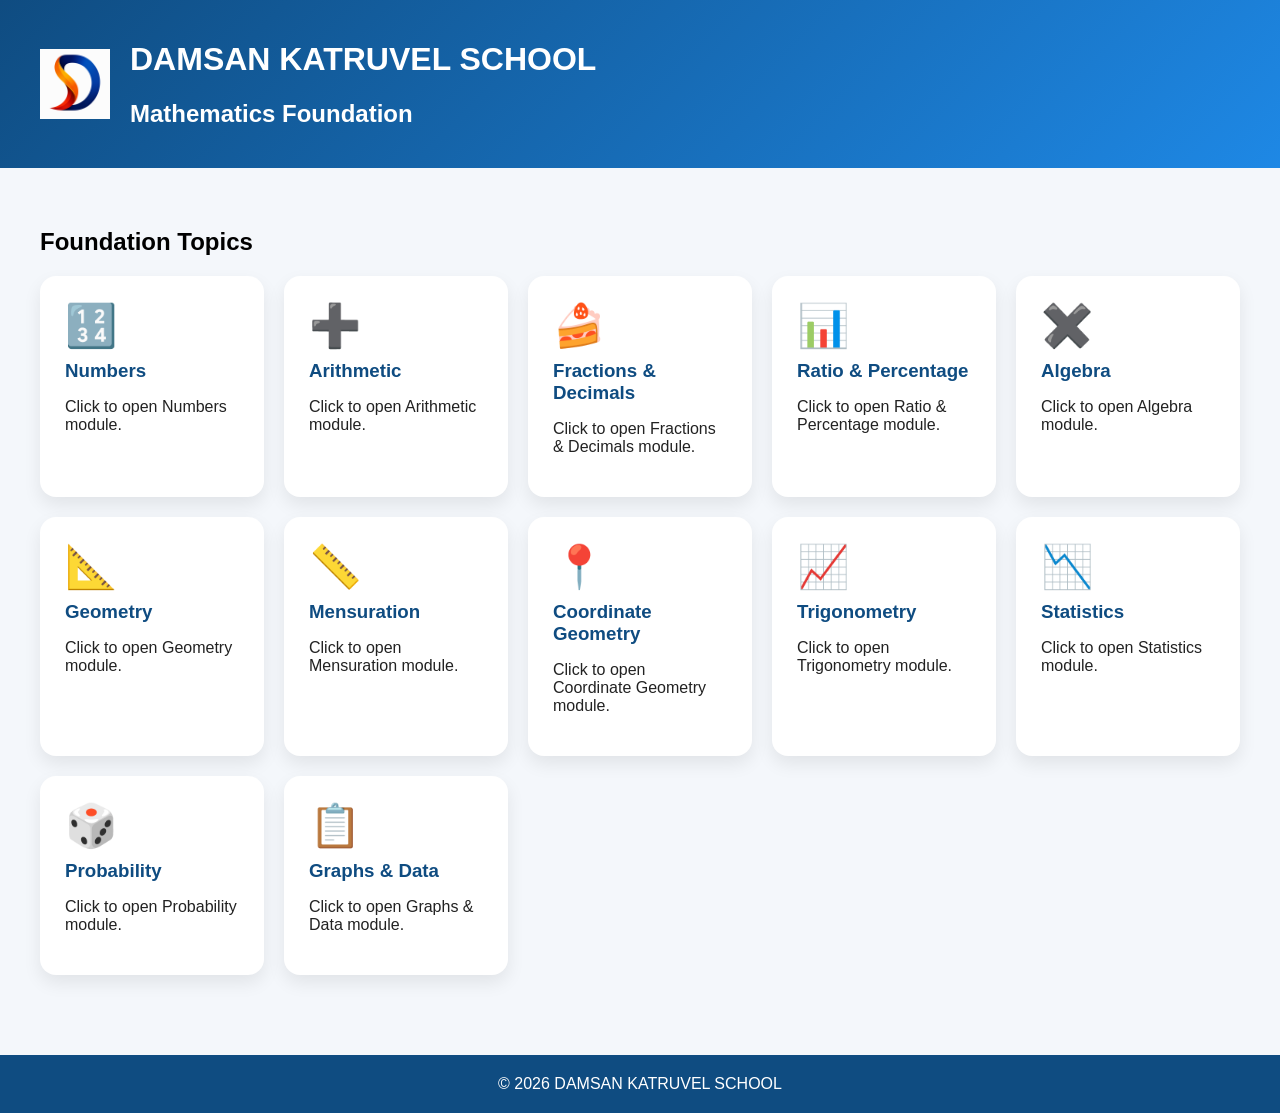
<file: index.html>
<!DOCTYPE html><html><head><meta charset="utf-8"><title>DAMSAN Mathematics Foundation</title><link rel="stylesheet" href="style.css"></head>
<body>
<header><img src="assets/logo.png"><div><h1>DAMSAN KATRUVEL SCHOOL</h1><h2>Mathematics Foundation</h2></div></header>
<div class="container">
<h2>Foundation Topics</h2>
<div class="grid"><a class="card" href="numbers.html"><div style="font-size:42px">🔢</div><h3>Numbers</h3><p>Click to open Numbers module.</p></a>
<a class="card" href="arithmetic.html"><div style="font-size:42px">➕</div><h3>Arithmetic</h3><p>Click to open Arithmetic module.</p></a>
<a class="card" href="fractions.html"><div style="font-size:42px">🍰</div><h3>Fractions & Decimals</h3><p>Click to open Fractions & Decimals module.</p></a>
<a class="card" href="ratio-percentage.html"><div style="font-size:42px">📊</div><h3>Ratio & Percentage</h3><p>Click to open Ratio & Percentage module.</p></a>
<a class="card" href="algebra.html"><div style="font-size:42px">✖️</div><h3>Algebra</h3><p>Click to open Algebra module.</p></a>
<a class="card" href="geometry.html"><div style="font-size:42px">📐</div><h3>Geometry</h3><p>Click to open Geometry module.</p></a>
<a class="card" href="mensuration.html"><div style="font-size:42px">📏</div><h3>Mensuration</h3><p>Click to open Mensuration module.</p></a>
<a class="card" href="coordinate-geometry.html"><div style="font-size:42px">📍</div><h3>Coordinate Geometry</h3><p>Click to open Coordinate Geometry module.</p></a>
<a class="card" href="trigonometry.html"><div style="font-size:42px">📈</div><h3>Trigonometry</h3><p>Click to open Trigonometry module.</p></a>
<a class="card" href="statistics.html"><div style="font-size:42px">📉</div><h3>Statistics</h3><p>Click to open Statistics module.</p></a>
<a class="card" href="probability.html"><div style="font-size:42px">🎲</div><h3>Probability</h3><p>Click to open Probability module.</p></a>
<a class="card" href="graphs-data.html"><div style="font-size:42px">📋</div><h3>Graphs & Data</h3><p>Click to open Graphs & Data module.</p></a>
</div>
</div>
<footer>© 2026 DAMSAN KATRUVEL SCHOOL</footer>
</body></html>
</file>
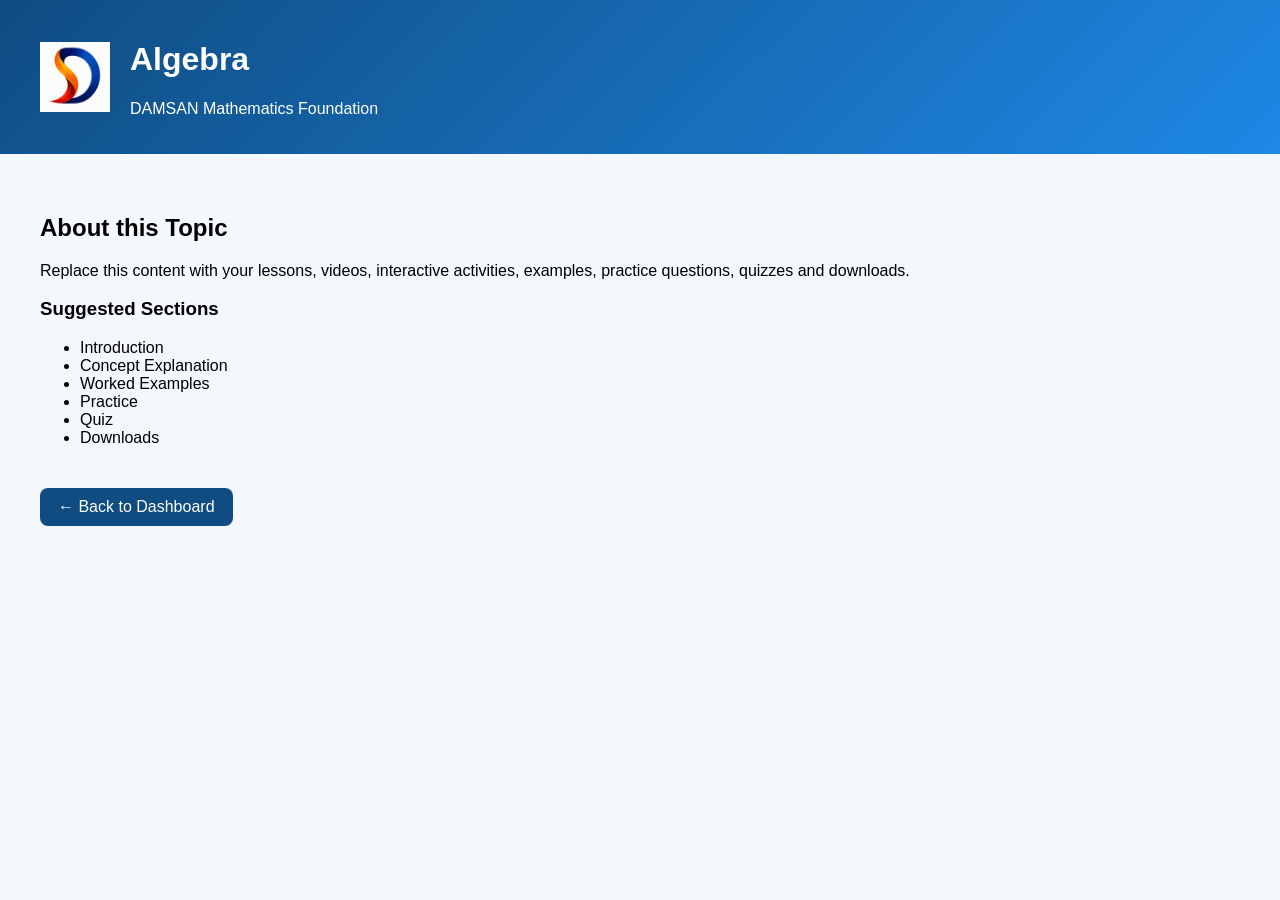
<file: algebra.html>
<!DOCTYPE html><html><head><meta charset="utf-8"><title>Algebra</title><link rel="stylesheet" href="style.css"></head>
<body>
<header><img src="assets/logo.png"><div><h1>Algebra</h1><p>DAMSAN Mathematics Foundation</p></div></header>
<div class="container">
<h2>About this Topic</h2>
<p>Replace this content with your lessons, videos, interactive activities, examples, practice questions, quizzes and downloads.</p>
<h3>Suggested Sections</h3>
<ul>
<li>Introduction</li>
<li>Concept Explanation</li>
<li>Worked Examples</li>
<li>Practice</li>
<li>Quiz</li>
<li>Downloads</li>
</ul>
<a class="back" href="index.html">← Back to Dashboard</a>
</div>
</body></html>
</file>
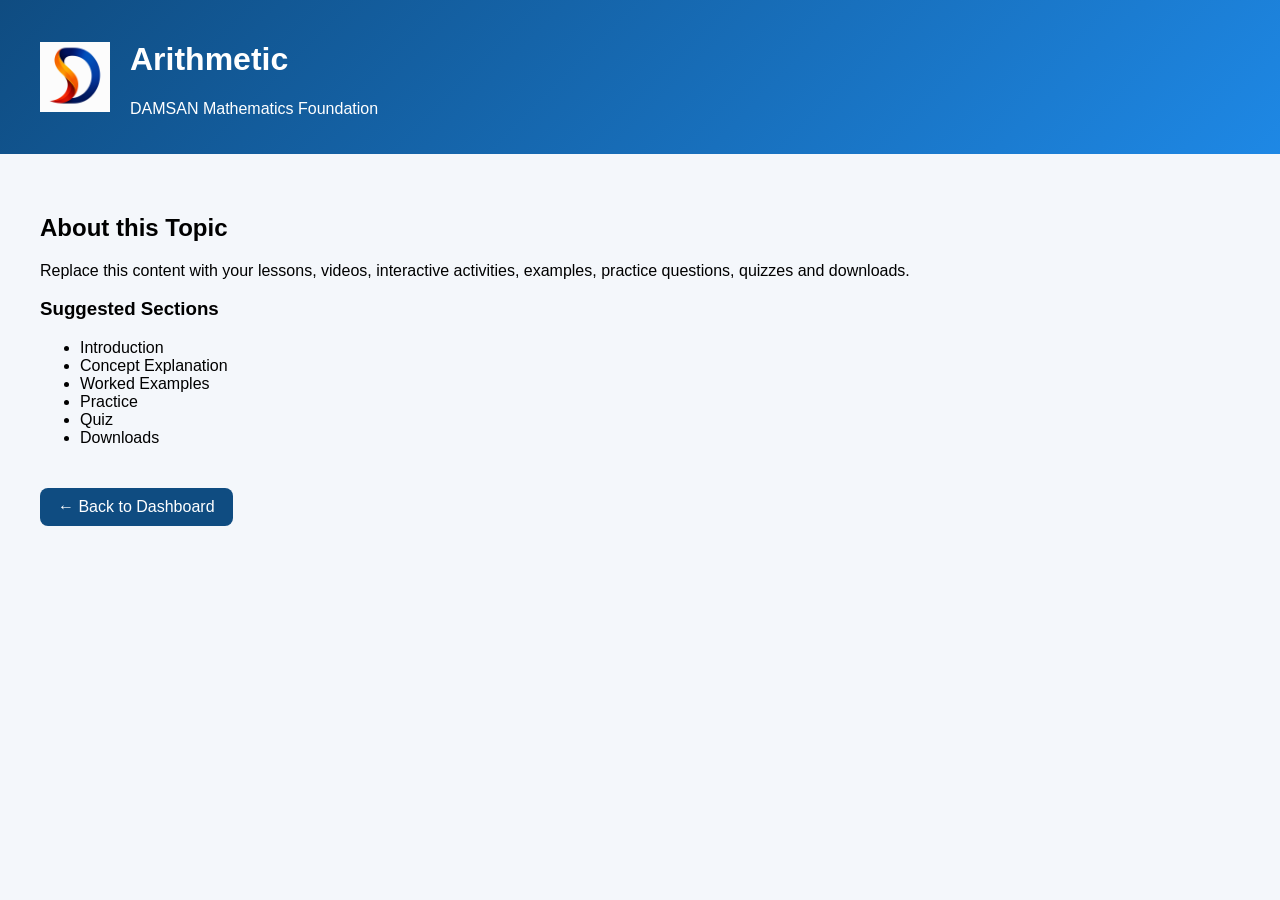
<file: arithmetic.html>
<!DOCTYPE html><html><head><meta charset="utf-8"><title>Arithmetic</title><link rel="stylesheet" href="style.css"></head>
<body>
<header><img src="assets/logo.png"><div><h1>Arithmetic</h1><p>DAMSAN Mathematics Foundation</p></div></header>
<div class="container">
<h2>About this Topic</h2>
<p>Replace this content with your lessons, videos, interactive activities, examples, practice questions, quizzes and downloads.</p>
<h3>Suggested Sections</h3>
<ul>
<li>Introduction</li>
<li>Concept Explanation</li>
<li>Worked Examples</li>
<li>Practice</li>
<li>Quiz</li>
<li>Downloads</li>
</ul>
<a class="back" href="index.html">← Back to Dashboard</a>
</div>
</body></html>
</file>
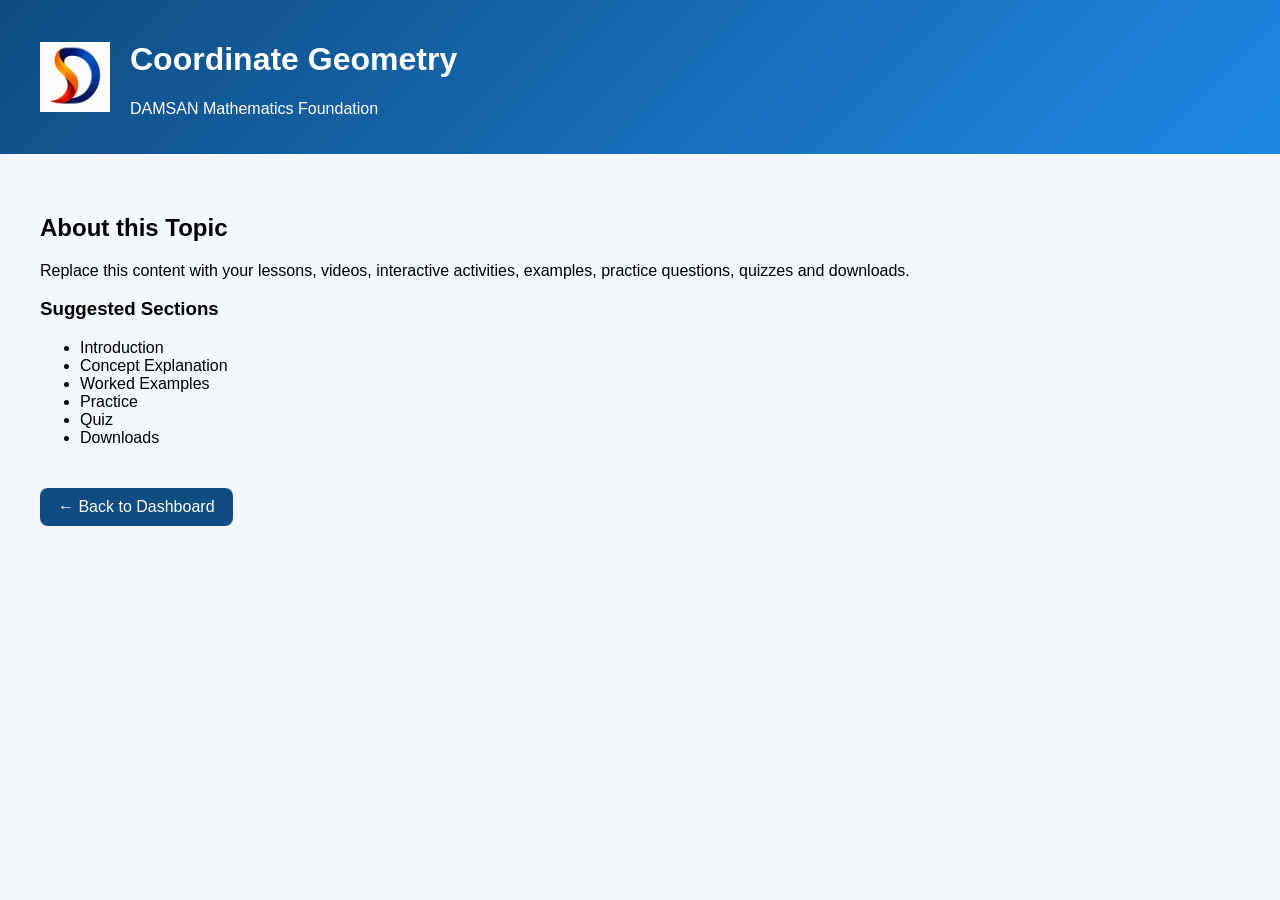
<file: coordinate-geometry.html>
<!DOCTYPE html><html><head><meta charset="utf-8"><title>Coordinate Geometry</title><link rel="stylesheet" href="style.css"></head>
<body>
<header><img src="assets/logo.png"><div><h1>Coordinate Geometry</h1><p>DAMSAN Mathematics Foundation</p></div></header>
<div class="container">
<h2>About this Topic</h2>
<p>Replace this content with your lessons, videos, interactive activities, examples, practice questions, quizzes and downloads.</p>
<h3>Suggested Sections</h3>
<ul>
<li>Introduction</li>
<li>Concept Explanation</li>
<li>Worked Examples</li>
<li>Practice</li>
<li>Quiz</li>
<li>Downloads</li>
</ul>
<a class="back" href="index.html">← Back to Dashboard</a>
</div>
</body></html>
</file>
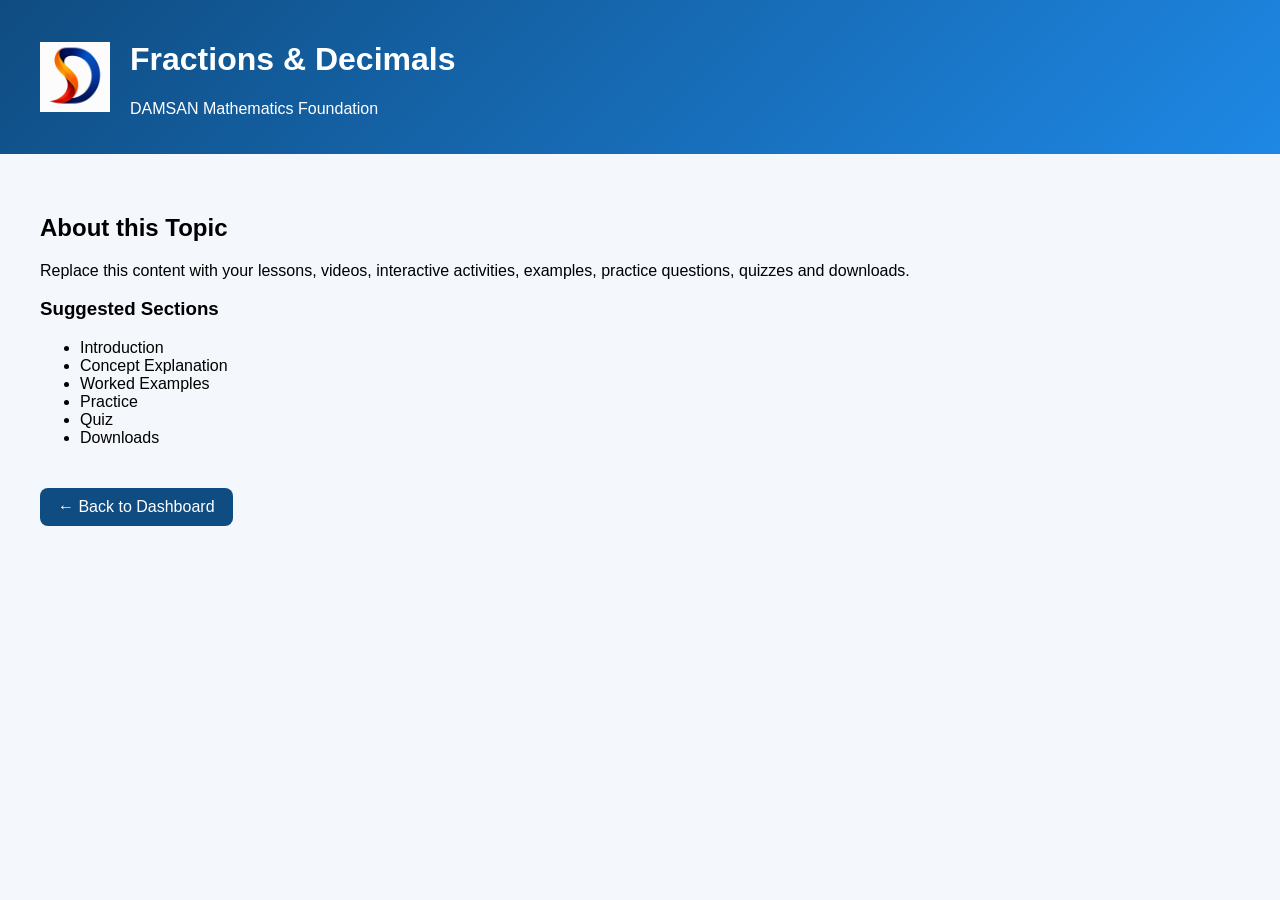
<file: fractions.html>
<!DOCTYPE html><html><head><meta charset="utf-8"><title>Fractions & Decimals</title><link rel="stylesheet" href="style.css"></head>
<body>
<header><img src="assets/logo.png"><div><h1>Fractions & Decimals</h1><p>DAMSAN Mathematics Foundation</p></div></header>
<div class="container">
<h2>About this Topic</h2>
<p>Replace this content with your lessons, videos, interactive activities, examples, practice questions, quizzes and downloads.</p>
<h3>Suggested Sections</h3>
<ul>
<li>Introduction</li>
<li>Concept Explanation</li>
<li>Worked Examples</li>
<li>Practice</li>
<li>Quiz</li>
<li>Downloads</li>
</ul>
<a class="back" href="index.html">← Back to Dashboard</a>
</div>
</body></html>
</file>
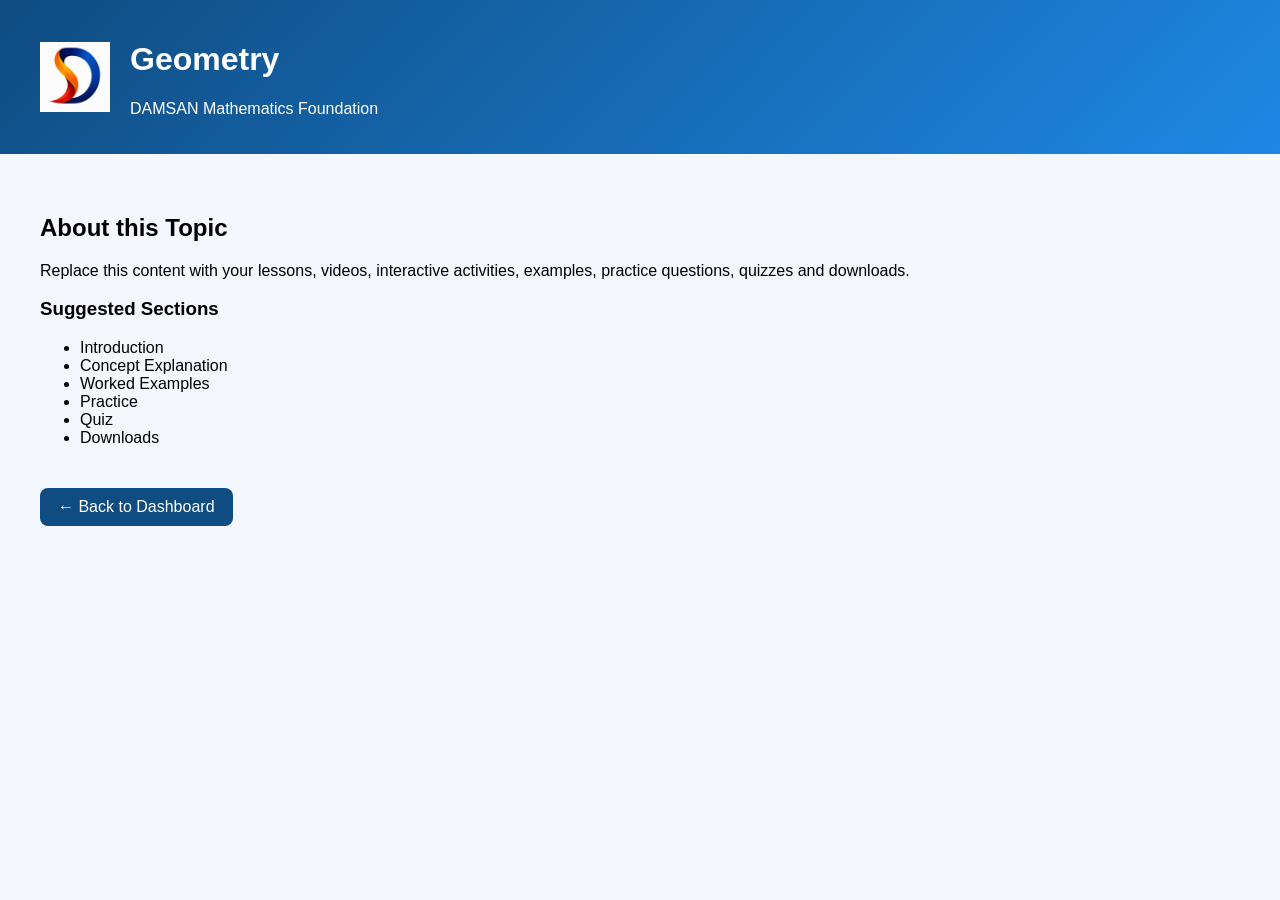
<file: geometry.html>
<!DOCTYPE html><html><head><meta charset="utf-8"><title>Geometry</title><link rel="stylesheet" href="style.css"></head>
<body>
<header><img src="assets/logo.png"><div><h1>Geometry</h1><p>DAMSAN Mathematics Foundation</p></div></header>
<div class="container">
<h2>About this Topic</h2>
<p>Replace this content with your lessons, videos, interactive activities, examples, practice questions, quizzes and downloads.</p>
<h3>Suggested Sections</h3>
<ul>
<li>Introduction</li>
<li>Concept Explanation</li>
<li>Worked Examples</li>
<li>Practice</li>
<li>Quiz</li>
<li>Downloads</li>
</ul>
<a class="back" href="index.html">← Back to Dashboard</a>
</div>
</body></html>
</file>
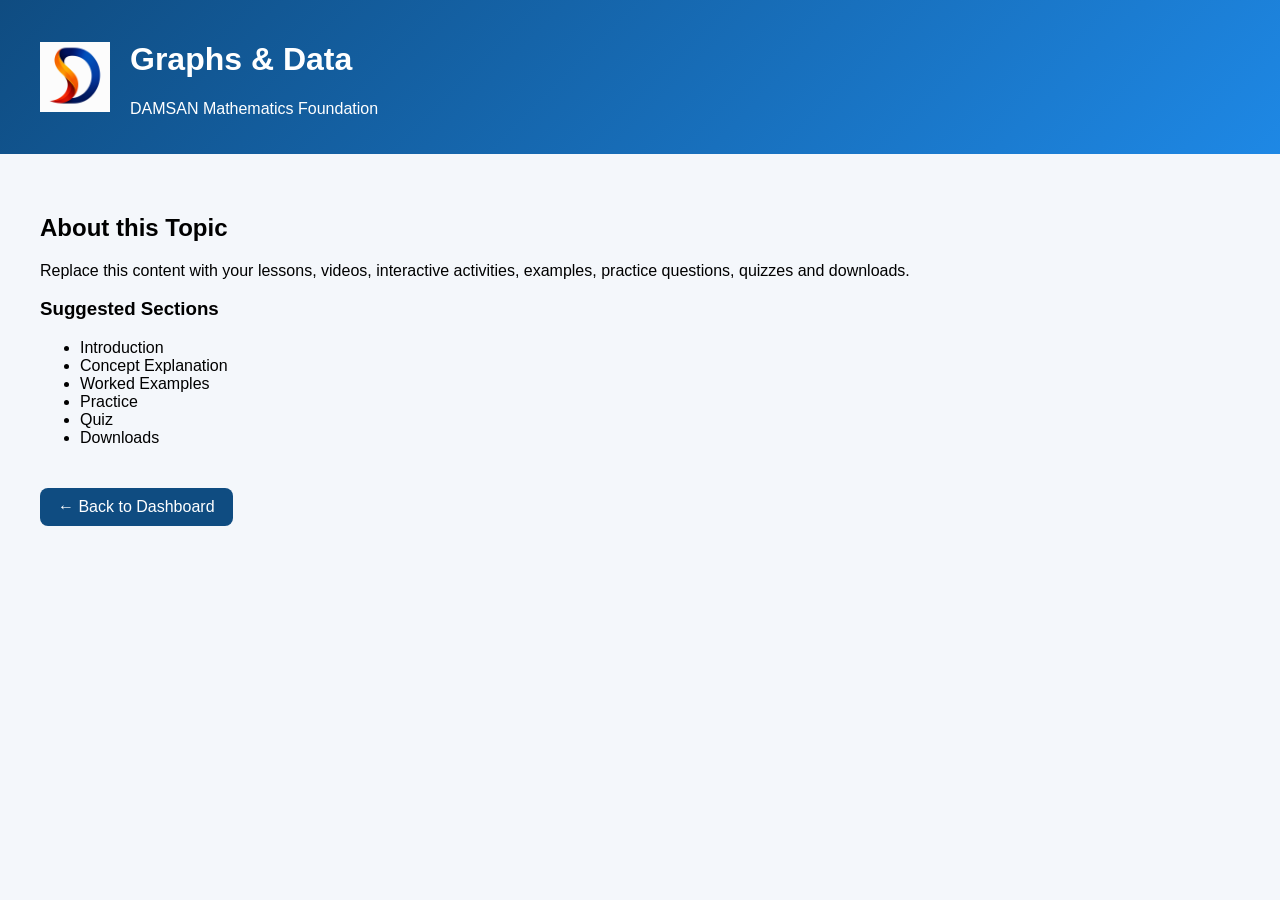
<file: graphs-data.html>
<!DOCTYPE html><html><head><meta charset="utf-8"><title>Graphs & Data</title><link rel="stylesheet" href="style.css"></head>
<body>
<header><img src="assets/logo.png"><div><h1>Graphs & Data</h1><p>DAMSAN Mathematics Foundation</p></div></header>
<div class="container">
<h2>About this Topic</h2>
<p>Replace this content with your lessons, videos, interactive activities, examples, practice questions, quizzes and downloads.</p>
<h3>Suggested Sections</h3>
<ul>
<li>Introduction</li>
<li>Concept Explanation</li>
<li>Worked Examples</li>
<li>Practice</li>
<li>Quiz</li>
<li>Downloads</li>
</ul>
<a class="back" href="index.html">← Back to Dashboard</a>
</div>
</body></html>
</file>
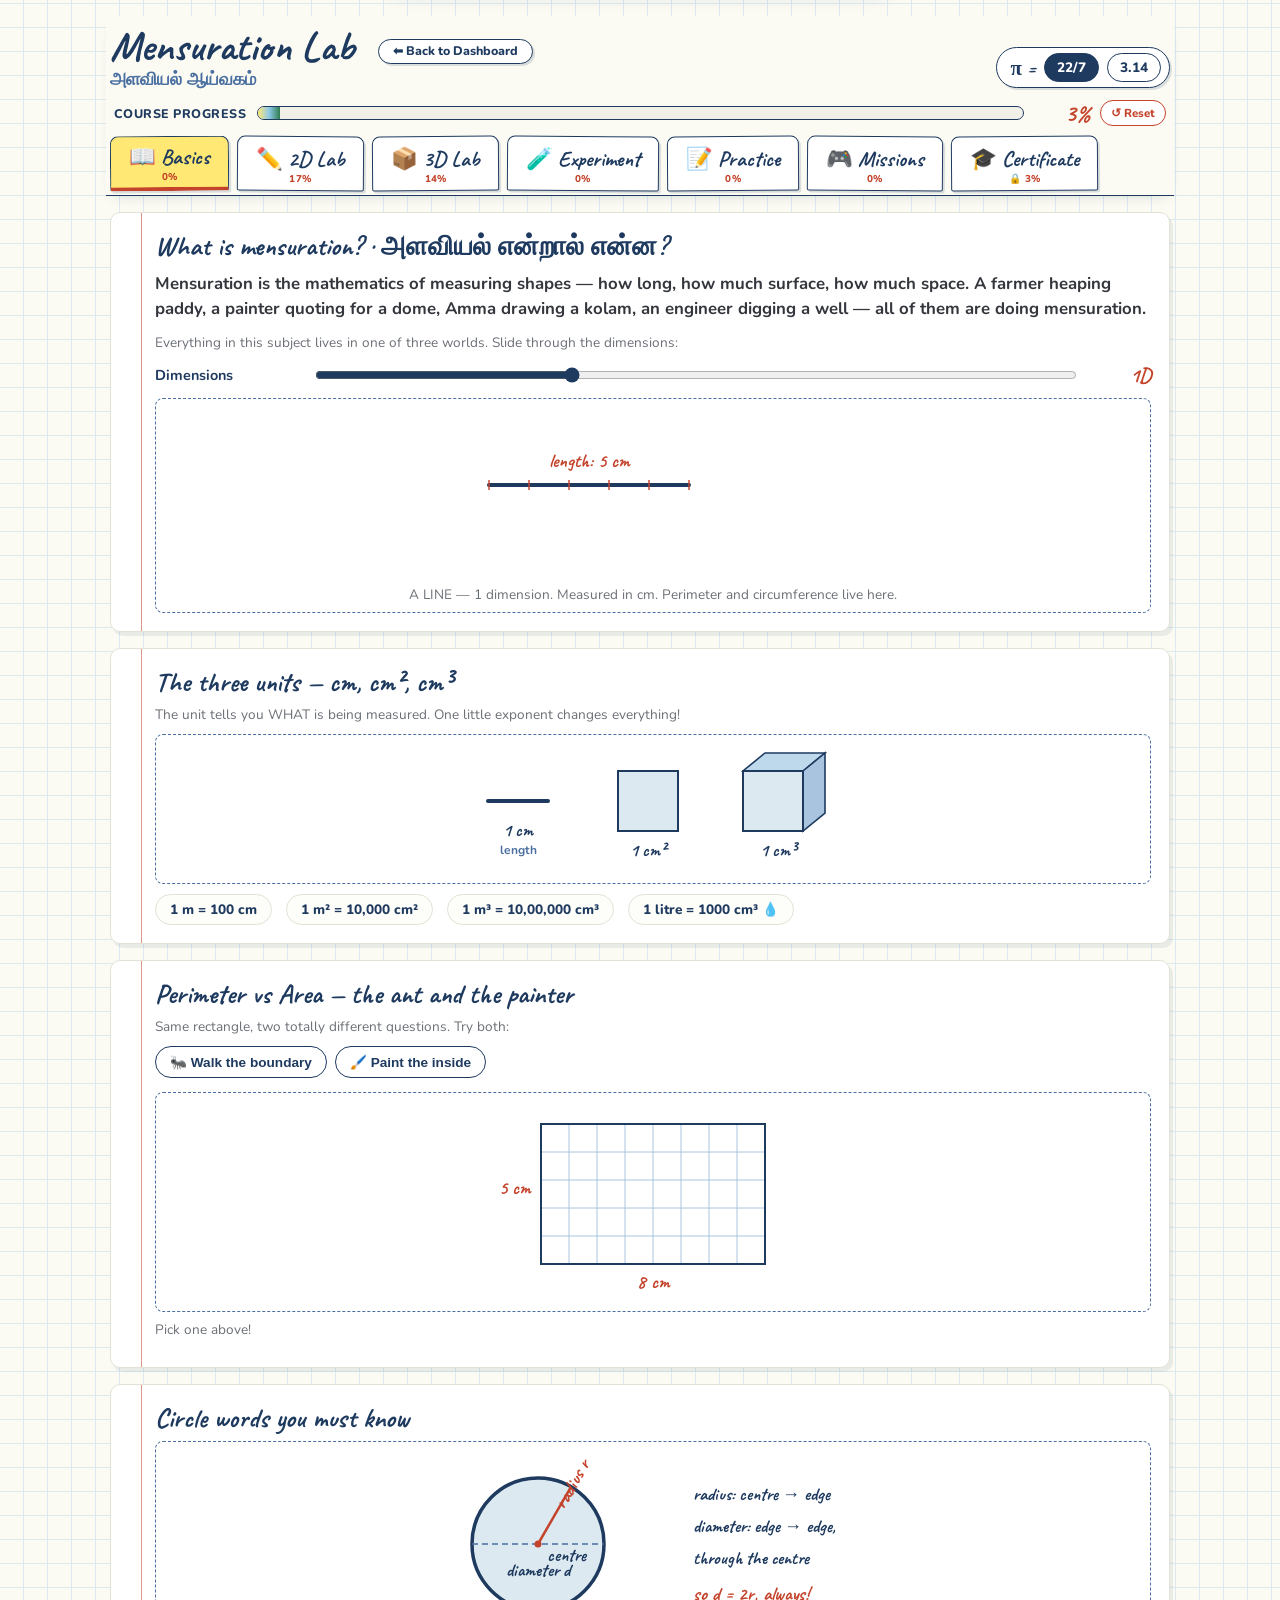
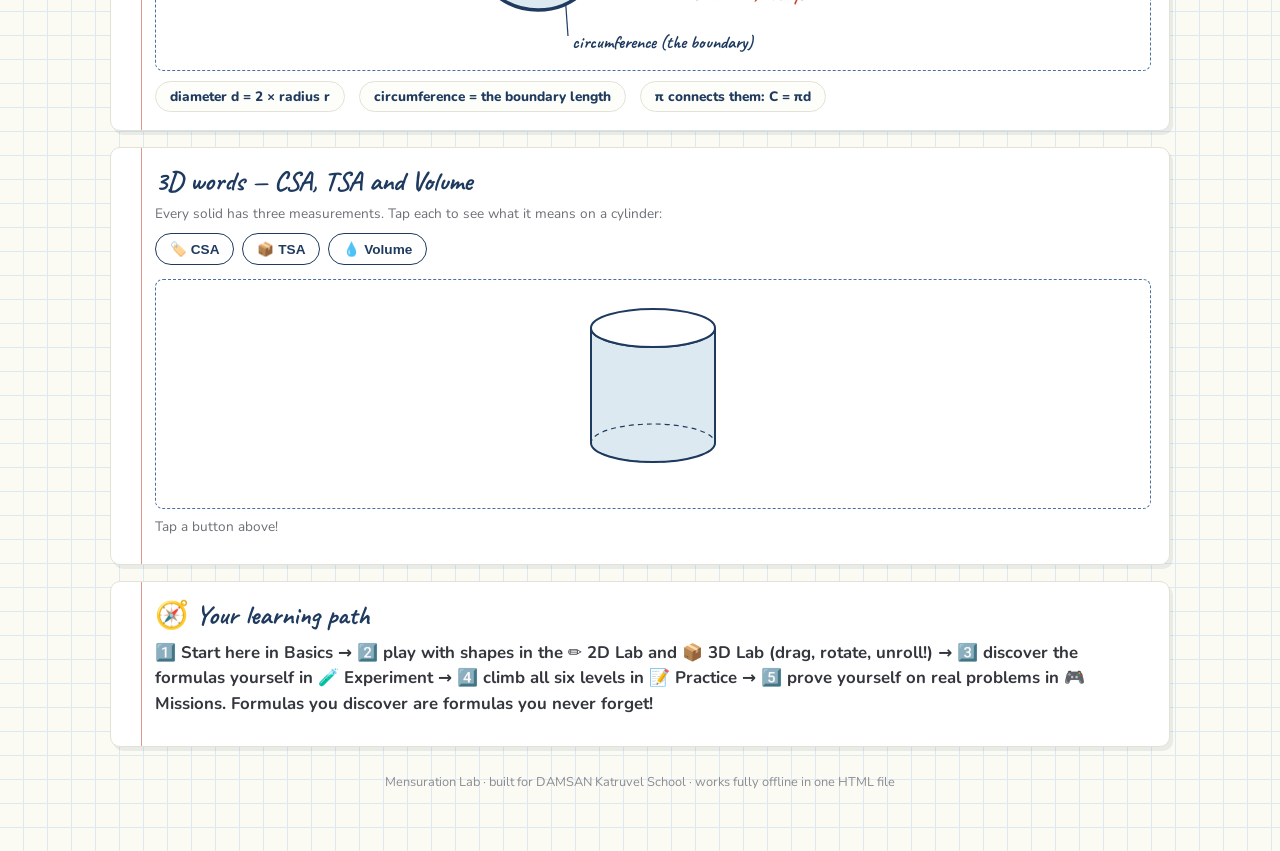
<file: mensuration.html>
<!DOCTYPE html>
<html lang="en">
<head>
<meta charset="UTF-8">
<meta name="viewport" content="width=device-width, initial-scale=1.0">
<title>Mensuration Lab — அளவியல் ஆய்வகம்</title>
<link href="https://fonts.googleapis.com/css2?family=Caveat:wght@600;700&family=Nunito:wght@400;600;700;800&display=swap" rel="stylesheet">
<style>
:root{
  --paper:#FBFBF3;
  --grid:#DCE9F1;
  --ink:#1E3A5F;
  --ink-soft:#4A6FA0;
  --graphite:#33363C;
  --red:#C4432B;
  --green:#2F7D4F;
  --hl:#FFE873;
  --card:#FFFFFF;
  --line:#E4E2D6;
  --radius:10px;
}
*{box-sizing:border-box;margin:0;padding:0}
html{font-size:16px}
body{
  font-family:'Nunito','Segoe UI',system-ui,sans-serif;
  color:var(--graphite);
  background:
    repeating-linear-gradient(0deg, transparent 0 23px, var(--grid) 23px 24px),
    repeating-linear-gradient(90deg, transparent 0 23px, var(--grid) 23px 24px),
    var(--paper);
  min-height:100vh;
  padding:16px 12px 60px;
}
.hand{font-family:'Caveat','Segoe Print','Comic Sans MS',cursive}
.wrap{max-width:1060px;margin:0 auto}

/* ---------- header ---------- */
header{display:flex;flex-wrap:wrap;align-items:flex-end;gap:12px;margin-bottom:14px}
header .titleblock{flex:1;min-width:240px}
h1{font-family:'Caveat','Segoe Print','Comic Sans MS',cursive;font-size:2.6rem;line-height:1;color:var(--ink);font-weight:700}
h1 .ta{font-size:1.15rem;color:var(--ink-soft);display:block;margin-top:2px;font-family:'Nunito',sans-serif;font-weight:700}
.pi-toggle{display:flex;align-items:center;gap:8px;background:var(--card);border:1.5px solid var(--ink);border-radius:999px;padding:5px 8px 5px 14px;box-shadow:2px 2px 0 rgba(30,58,95,.15)}
.pi-toggle .pl{font-family:'Caveat',cursive;font-size:1.3rem;color:var(--ink);font-weight:700}
.pi-toggle button{border:1.5px solid var(--ink);background:var(--card);color:var(--ink);font-family:'Nunito',sans-serif;font-weight:800;font-size:.85rem;padding:4px 12px;border-radius:999px;cursor:pointer}
.pi-toggle button.on{background:var(--ink);color:#fff}
.pi-toggle button:focus-visible{outline:3px solid var(--hl);outline-offset:1px}

/* ---------- tabs ---------- */
.home-link{color:inherit;text-decoration:none;transition:color .15s ease}
.home-link:hover{color:var(--red)}
.home-link:focus-visible{outline:3px solid var(--hl);outline-offset:3px;border-radius:4px}
.back-btn{
  display:inline-block;margin-left:14px;padding:5px 14px;border:1.5px solid var(--ink);
  border-radius:999px;background:var(--card);color:var(--ink);text-decoration:none;
  font-family:'Nunito',sans-serif;font-weight:800;font-size:.78rem;vertical-align:middle;
  box-shadow:2px 2px 0 rgba(30,58,95,.15);transition:transform .15s ease;
}
.back-btn:hover{transform:translate(-1px,-1px);box-shadow:3px 3px 0 rgba(30,58,95,.2)}
.back-btn:focus-visible{outline:3px solid var(--hl);outline-offset:2px}
.progtop{
  display:flex;align-items:center;gap:10px;margin:6px 4px 8px;
  font-family:'Nunito',sans-serif;font-weight:800;
}
.progtop .plabel{font-size:.78rem;color:var(--ink);letter-spacing:.04em;text-transform:uppercase;white-space:nowrap}
.progtop .pbar{flex:1;height:14px;background:#F1F0E8;border:1.5px solid var(--ink);border-radius:999px;overflow:hidden;min-width:80px}
.progtop .pbar i{display:block;height:100%;width:0;background:linear-gradient(90deg,var(--hl),#8EC9E8,#2F7D4F);transition:width .5s ease}
.progtop .ppct{font-family:'Caveat',cursive;font-size:1.5rem;color:var(--red);min-width:56px;text-align:right}
.resetAll{
  border:1.5px solid var(--red);background:#fff;color:var(--red);
  font-family:'Nunito',sans-serif;font-weight:800;font-size:.72rem;
  padding:4px 10px;border-radius:999px;cursor:pointer;white-space:nowrap;
}
.resetAll:hover{background:var(--red);color:#fff}
.resetAll:focus-visible{outline:3px solid var(--hl);outline-offset:1px}
.lockToast{position:fixed;left:50%;top:14px;transform:translate(-50%,-70px);background:var(--ink);color:#fff;padding:10px 18px;border-radius:999px;font-family:'Nunito',sans-serif;font-weight:800;font-size:.85rem;z-index:100;box-shadow:0 6px 20px rgba(30,58,95,.35);transition:transform .35s ease;pointer-events:none}
.lockToast.show{transform:translate(-50%,0)}
.tabs button .tprog{display:block;font-family:'Nunito',sans-serif;font-size:.62rem;font-weight:800;letter-spacing:.03em;color:var(--red);line-height:1.1;margin-top:2px}
.tabs button.done{background:#E5F3E9;border-color:var(--green)}
.tabs button.done .tprog{color:var(--green)}
.stickytop{
  position:sticky;top:0;z-index:30;
  padding:10px 4px 4px;margin:0 -4px 16px;
  background:rgba(251,251,243,.96);backdrop-filter:blur(6px);
  border-bottom:1.5px solid var(--ink);
  box-shadow:0 6px 12px -8px rgba(30,58,95,.25);
}
.stickytop header{margin-bottom:10px}
nav.tabs{display:flex;gap:8px;flex-wrap:wrap;margin-bottom:0}
/* on tall content, make h1 slightly smaller when pinned to save space */
@media(max-width:640px){
  .stickytop h1{font-size:2rem}
  .stickytop .back-btn{font-size:.72rem;padding:4px 12px}
}
.tabs button{
  font-family:'Caveat','Segoe Print',cursive;font-size:1.35rem;font-weight:700;
  color:var(--ink);background:var(--card);border:1.5px solid var(--ink);
  border-radius:8px 8px 2px 2px;padding:6px 18px 4px;cursor:pointer;
  box-shadow:2px 2px 0 rgba(30,58,95,.15);
  transform:rotate(-.4deg);
}
.tabs button:nth-child(even){transform:rotate(.4deg)}
.tabs button.on{background:var(--hl);border-bottom:4px solid var(--red)}
.tabs button:focus-visible{outline:3px solid var(--ink);outline-offset:2px}
.pane{display:none}
.pane.on{display:block;animation:fadein .25s ease}
@keyframes fadein{from{opacity:0;transform:translateY(4px)}to{opacity:1;transform:none}}
@media (prefers-reduced-motion:reduce){
  .pane.on{animation:none}
  *{transition:none !important}
}

/* ---------- notebook card ---------- */
.card{
  background:
    linear-gradient(90deg, transparent 30px, rgba(196,67,43,.55) 30px, rgba(196,67,43,.55) 31.5px, transparent 31.5px),
    var(--card);
  border:1px solid var(--line);
  border-radius:var(--radius);
  box-shadow:3px 4px 0 rgba(30,58,95,.08);
  padding:16px 18px 18px 44px;
  margin-bottom:16px;
}
.card h2{font-family:'Caveat','Segoe Print',cursive;font-size:1.7rem;color:var(--ink);margin-bottom:6px}
.card .note{font-size:.85rem;color:#6b6f76;margin-bottom:10px}

.layout{display:grid;grid-template-columns:1fr 1fr;gap:16px;align-items:start}
@media(max-width:820px){.layout{grid-template-columns:1fr}}

/* ---------- shape picker ---------- */
.picker{display:flex;flex-wrap:wrap;gap:8px;margin-bottom:14px}
.picker button{
  border:1.5px solid var(--ink);background:var(--card);color:var(--ink);
  font-weight:800;font-size:.85rem;padding:7px 14px;border-radius:999px;cursor:pointer;
}
.picker button.on{background:var(--ink);color:#fff}
.picker button:focus-visible{outline:3px solid var(--hl);outline-offset:1px}

/* ---------- sliders ---------- */
.sliders{display:flex;flex-direction:column;gap:10px;margin-top:10px}
.srow{display:grid;grid-template-columns:150px 1fr 64px;gap:10px;align-items:center}
.srow label{font-weight:700;font-size:.9rem;color:var(--ink)}
.srow output{font-family:'Caveat',cursive;font-size:1.3rem;font-weight:700;color:var(--red);text-align:right}
input[type=range]{width:100%;accent-color:var(--ink);height:22px}
input[type=range]:focus-visible{outline:3px solid var(--hl);outline-offset:2px}
@media(max-width:480px){.srow{grid-template-columns:110px 1fr 54px}}

/* ---------- svg stage ---------- */
.stage{background:#fff;border:1.5px dashed var(--ink-soft);border-radius:8px;padding:6px;display:flex;justify-content:center}
.stage svg{max-width:100%;height:auto}
.shape-fill{fill:#DCE9F1;stroke:var(--ink);stroke-width:2}
.dim{stroke:var(--red);stroke-width:1.5;stroke-dasharray:5 4}
.dimtext{font-family:'Caveat','Segoe Print',cursive;font-size:19px;font-weight:700;fill:var(--red)}
.ugrid{stroke:#A9C4DE;stroke-width:1}
.tick{stroke:#C4432B;stroke-width:1.4}
.legend{font-family:'Nunito',sans-serif;font-size:12px;font-weight:700;fill:#4A6FA0}
.inktext{font-family:'Caveat','Segoe Print',cursive;font-size:18px;font-weight:700;fill:var(--ink)}
.water{fill:#8EC9E8}

/* ---------- formula panel ---------- */
.formulas{display:flex;flex-direction:column;gap:10px}
.frow{border:1px solid var(--line);border-left:4px solid var(--ink);border-radius:6px;padding:8px 12px;background:#FDFDF9}
.frow .fname{font-weight:800;font-size:.8rem;text-transform:uppercase;letter-spacing:.06em;color:var(--ink-soft)}
.frow .fgen{font-family:'Caveat','Segoe Print',cursive;font-size:1.4rem;color:var(--ink);font-weight:700}
.frow .fsub{font-size:.95rem;color:var(--graphite);margin-top:2px}
.frow .fval{font-family:'Caveat',cursive;font-size:1.5rem;font-weight:700;color:var(--red)}
.frow .fval .mark{background:var(--hl);padding:0 6px;border-radius:4px}

/* ---------- buttons ---------- */
.btn{
  border:1.5px solid var(--ink);background:var(--ink);color:#fff;
  font-family:'Nunito',sans-serif;font-weight:800;font-size:.9rem;
  padding:9px 18px;border-radius:8px;cursor:pointer;box-shadow:2px 2px 0 rgba(30,58,95,.25);
}
.btn.ghost{background:var(--card);color:var(--ink)}
.btn.red{background:var(--red);border-color:var(--red)}
.btn:disabled{opacity:.45;cursor:not-allowed}
.btn:focus-visible{outline:3px solid var(--hl);outline-offset:2px}
.btn:active{transform:translate(1px,1px);box-shadow:1px 1px 0 rgba(30,58,95,.25)}

/* ---------- discovery callout ---------- */
.aha{
  margin-top:12px;padding:10px 14px;border-radius:8px;
  background:var(--hl);border:1.5px dashed var(--red);
  font-family:'Caveat','Segoe Print',cursive;font-size:1.35rem;font-weight:700;color:var(--ink);
}

/* ---------- practice ---------- */
.qtext{font-size:1.05rem;font-weight:700;color:var(--graphite);line-height:1.5;margin:8px 0 12px}
.answer-row{display:flex;flex-wrap:wrap;gap:10px;align-items:center;margin-bottom:10px}
.answer-row input[type=number]{
  border:1.5px solid var(--ink);border-radius:8px;padding:9px 12px;font-size:1rem;font-weight:700;width:160px;
  font-family:'Nunito',sans-serif;background:#fff;color:var(--graphite);
}
.answer-row input[type=number]:focus-visible{outline:3px solid var(--hl);outline-offset:1px}
.verdict{font-family:'Caveat',cursive;font-size:1.4rem;font-weight:700;min-height:1.6em}
.verdict.ok{color:var(--green)}
.verdict.no{color:var(--red)}
.steps{margin-top:10px;display:none}
.steps.show{display:block}
.steps li{margin:6px 0 6px 18px;font-size:.98rem}
.scorebar{display:flex;gap:14px;flex-wrap:wrap;margin-top:6px}
.scorebar .chip{background:#FDFDF9;border:1px solid var(--line);border-radius:999px;padding:5px 14px;font-weight:800;font-size:.85rem;color:var(--ink)}
.scorebar .chip b{color:var(--red)}
select{
  border:1.5px solid var(--ink);border-radius:8px;padding:8px 10px;font-weight:700;
  font-family:'Nunito',sans-serif;background:#fff;color:var(--ink);font-size:.9rem;
}
select:focus-visible{outline:3px solid var(--hl);outline-offset:1px}

/* ---------- bloom levels ---------- */
.bloom{gap:6px}
.bloom button{border-radius:8px;padding:6px 10px;font-size:.78rem;line-height:1.25;text-align:left}
.bloom button b{display:block;font-family:'Caveat',cursive;font-size:1.15rem}
.bloom button .stars{color:var(--red);font-size:.75rem;letter-spacing:1px}
.bloom button.on .stars{color:var(--hl)}
.opts{display:flex;flex-direction:column;gap:8px;margin-bottom:10px}
.opts button{
  text-align:left;border:1.5px solid var(--ink);background:#fff;color:var(--graphite);
  font-family:'Nunito',sans-serif;font-weight:700;font-size:.95rem;padding:10px 14px;border-radius:8px;cursor:pointer;
}
.opts button:focus-visible{outline:3px solid var(--hl);outline-offset:1px}
.opts button.right{background:#E5F3E9;border-color:var(--green);color:var(--green)}
.opts button.wrong{background:#FBEAE6;border-color:var(--red);color:var(--red)}
.opts button:disabled{cursor:default;opacity:.9}
.design{display:flex;flex-wrap:wrap;gap:10px;align-items:center;margin-bottom:10px}
.design label{font-weight:800;color:var(--ink);font-size:.9rem}
.design input{border:1.5px solid var(--ink);border-radius:8px;padding:9px 10px;font-size:1rem;font-weight:700;width:110px;font-family:'Nunito',sans-serif}
.design input:focus-visible{outline:3px solid var(--hl);outline-offset:1px}
/* ---------- missions ---------- */
.quest{display:grid;grid-template-columns:repeat(auto-fill,minmax(104px,1fr));gap:10px;margin-top:10px}
.quest button{
  border:1.5px solid var(--ink);background:#fff;border-radius:10px;padding:10px 6px;cursor:pointer;
  font-family:'Nunito',sans-serif;text-align:center;box-shadow:2px 2px 0 rgba(30,58,95,.12);
}
.quest button .qi{font-size:1.7rem;display:block}
.quest button .qt{font-weight:800;font-size:.72rem;color:var(--ink);display:block;margin:3px 0 2px;line-height:1.15}
.quest button .qs{font-size:.72rem;color:var(--red);letter-spacing:1px}
.quest button.locked{opacity:.45;cursor:not-allowed;background:#F2F1E9}
.quest button.active{background:var(--hl)}
.quest button:focus-visible{outline:3px solid var(--hl);outline-offset:1px}
.xpwrap{margin-bottom:12px}
.xpbar{height:14px;background:#F1F0E8;border:1.5px solid var(--ink);border-radius:999px;overflow:hidden;margin:6px 0 4px}
#xpFill{height:100%;background:linear-gradient(90deg,var(--hl),#8EC9E8);transition:width .5s ease;width:0}
.rank{font-family:'Caveat',cursive;font-size:1.6rem;font-weight:700;color:var(--ink)}
/* ---------- progress ---------- */
.tabs button .tprog{display:block;font-family:'Nunito',sans-serif;font-size:.62rem;font-weight:800;letter-spacing:.04em;color:var(--red);line-height:1.1;margin-top:2px}
.plist{display:flex;flex-direction:column;gap:8px;margin-top:10px}
.prow{display:grid;grid-template-columns:110px 1fr 66px;gap:10px;align-items:center;font-weight:800;font-size:.85rem;color:var(--ink)}
.prow .bar{height:12px;background:#F1F0E8;border:1.5px solid var(--ink);border-radius:999px;overflow:hidden}
.prow .bar i{display:block;height:100%;background:linear-gradient(90deg,var(--hl),#8EC9E8);transition:width .4s ease}
.prow .pv{text-align:right;color:var(--red)}
@media(max-width:480px){.prow{grid-template-columns:86px 1fr 56px}}
/* ---------- certificate ---------- */
.certificate{
  background:#FFFDF5;border:4px double var(--ink);border-radius:6px;
  padding:34px 40px;position:relative;max-width:900px;margin:0 auto;
  box-shadow:4px 6px 0 rgba(30,58,95,.12);
}
.cert-border{position:absolute;inset:10px;border:1.5px dashed #B8860B;border-radius:4px;pointer-events:none}
.cert-head{text-align:center;font-weight:800;color:var(--ink);letter-spacing:.14em;font-size:.85rem;text-transform:uppercase}
.cert-school{font-family:'Caveat',cursive;font-size:2.1rem;font-weight:700;color:var(--ink);text-align:center;line-height:1.1}
.cert-title{font-family:'Caveat',cursive;font-size:2.5rem;font-weight:700;color:#B8860B;text-align:center;margin:10px 0 2px}
.cert-course{text-align:center;font-weight:800;font-size:1.05rem;color:var(--ink);letter-spacing:.05em;margin-bottom:14px}
.cert-body{text-align:center;font-size:.98rem;color:var(--graphite);line-height:1.6}
.cert-name{font-family:'Caveat',cursive;font-size:2.3rem;font-weight:700;color:var(--red);border-bottom:2px solid var(--ink);display:inline-block;padding:0 26px 2px;margin:6px 0}
.cert-can{margin:12px auto 6px;max-width:640px;text-align:left;font-size:.9rem}
.cert-can li{margin:5px 0 5px 20px}
.cert-stats{text-align:center;font-weight:800;color:var(--ink);font-size:.9rem;margin:10px 0}
.cert-foot{display:flex;justify-content:space-between;align-items:flex-end;margin-top:26px;gap:14px;flex-wrap:wrap}
.cert-sig{text-align:center;font-size:.8rem;color:var(--graphite);min-width:150px}
.cert-sig .sig-name{font-family:'Caveat','Segoe Print',cursive;font-size:1.55rem;font-weight:700;color:var(--ink);transform:rotate(-3deg);margin-bottom:-2px}
.cert-sig .sig-name{font-family:'Caveat','Segoe Print',cursive;font-size:1.55rem;font-weight:700;color:var(--ink);transform:rotate(-3deg);margin-bottom:-2px}
.cert-sig .line{border-top:1.5px solid var(--ink);margin-bottom:4px;padding-top:4px;font-weight:800}
.cert-meta{font-size:.75rem;color:#8a8d93;text-align:center}
.cert-wm{
  position:absolute;inset:0;display:flex;align-items:center;justify-content:center;pointer-events:none;
  font-family:'Nunito',sans-serif;font-weight:800;font-size:3.2rem;color:rgba(196,67,43,.16);
  transform:rotate(-24deg);letter-spacing:.1em;text-transform:uppercase;text-align:center;
}
.cert-form{display:grid;grid-template-columns:repeat(auto-fit,minmax(200px,1fr));gap:10px;margin:12px 0}
.cert-form label{font-weight:800;color:var(--ink);font-size:.85rem;display:block;margin-bottom:4px}
.cert-form input{width:100%;border:1.5px solid var(--ink);border-radius:8px;padding:9px 12px;font-size:1rem;font-weight:700;font-family:'Nunito',sans-serif}
.cert-form input:focus-visible{outline:3px solid var(--hl);outline-offset:1px}
@media print{
  body *{visibility:hidden}
  .certificate, .certificate *{visibility:visible}
  .certificate{position:absolute;left:0;top:0;right:0;margin:0;box-shadow:none}
  @page{size:A4 landscape;margin:12mm}
}
footer{text-align:center;margin-top:26px;font-size:.8rem;color:#8a8d93}
</style>
</head>
<body>
<div class="wrap">

<div id="lockToast" class="lockToast">🔒 Certificate opens after 100% completion. Keep going — you can do it!</div>

<div class="stickytop">
<header>
  <div class="titleblock">
    <h1><a href="index.html" class="home-link">Mensuration Lab</a> <a href="index.html" class="back-btn">⬅ Back to Dashboard</a><span class="ta">அளவியல் ஆய்வகம்</span></h1>
  </div>
  <div class="pi-toggle" role="group" aria-label="Choose value of pi">
    <span class="pl">π =</span>
    <button id="pi227" class="on" type="button">22/7</button>
    <button id="pi314" type="button">3.14</button>
  </div>
</header>

<div class="progtop" id="progTop" aria-live="polite">
  <span class="plabel">Course progress</span>
  <div class="pbar"><i id="progFill"></i></div>
  <span class="ppct" id="progPct">0%</span>
  <button type="button" class="resetAll" id="resetAll" title="Reset all progress" aria-label="Reset all progress">↺ Reset</button>
</div>
<nav class="tabs" role="tablist">
  <button class="on" data-pane="pintro" role="tab" aria-selected="true">📖 Basics<span class="tprog">0%</span></button>
  <button data-pane="p2d" role="tab" aria-selected="false">✏️ 2D Lab<span class="tprog">0%</span></button>
  <button data-pane="p3d" role="tab" aria-selected="false">📦 3D Lab<span class="tprog">0%</span></button>
  <button data-pane="pexp" role="tab" aria-selected="false">🧪 Experiment<span class="tprog">0%</span></button>
  <button data-pane="pprac" role="tab" aria-selected="false">📝 Practice<span class="tprog">0%</span></button>
  <button data-pane="pgame" role="tab" aria-selected="false">🎮 Missions<span class="tprog">0%</span></button>
  <button data-pane="pcert" role="tab" aria-selected="false">🎓 Certificate<span class="tprog">0%</span></button>
</nav>
</div>

<!-- ============ BASICS ============ -->
<section id="pintro" class="pane on" role="tabpanel">
  <div class="card">
    <h2>What is mensuration? · அளவியல் என்றால் என்ன?</h2>
    <p class="qtext">Mensuration is the mathematics of <b>measuring shapes</b> — how long, how much surface, how much space. A farmer heaping paddy, a painter quoting for a dome, Amma drawing a kolam, an engineer digging a well — all of them are doing mensuration.</p>
    <p class="note">Everything in this subject lives in one of three worlds. Slide through the dimensions:</p>
    <div class="sliders">
      <div class="srow">
        <label for="dimSl">Dimensions</label>
        <input type="range" id="dimSl" min="0" max="3" step="1" value="1">
        <output id="dimOut">1D</output>
      </div>
    </div>
    <div class="stage" style="margin-top:10px"><div id="svgDim"></div></div>
  </div>

  <div class="card">
    <h2>The three units — cm, cm², cm³</h2>
    <p class="note">The unit tells you WHAT is being measured. One little exponent changes everything!</p>
    <div class="stage"><div id="svgUnits"></div></div>
    <div class="scorebar" style="margin-top:10px">
      <span class="chip">1 m = 100 cm</span>
      <span class="chip">1 m² = 10,000 cm²</span>
      <span class="chip">1 m³ = 10,00,000 cm³</span>
      <span class="chip">1 litre = 1000 cm³ 💧</span>
    </div>
  </div>

  <div class="card">
    <h2>Perimeter vs Area — the ant and the painter</h2>
    <p class="note">Same rectangle, two totally different questions. Try both:</p>
    <div class="picker">
      <button type="button" id="paPeri">🐜 Walk the boundary</button>
      <button type="button" id="paArea">🖌️ Paint the inside</button>
    </div>
    <div class="stage" style="margin-top:6px"><div id="svgPA"></div></div>
    <p class="note" id="paMsg" style="margin-top:8px">Pick one above!</p>
  </div>

  <div class="card">
    <h2>Circle words you must know</h2>
    <div class="stage"><div id="svgCircleVocab"></div></div>
    <div class="scorebar" style="margin-top:10px">
      <span class="chip">diameter d = 2 × radius r</span>
      <span class="chip">circumference = the boundary length</span>
      <span class="chip">π connects them: C = πd</span>
    </div>
  </div>

  <div class="card">
    <h2>3D words — CSA, TSA and Volume</h2>
    <p class="note">Every solid has three measurements. Tap each to see what it means on a cylinder:</p>
    <div class="picker">
      <button type="button" id="ctvC">🏷️ CSA</button>
      <button type="button" id="ctvT">📦 TSA</button>
      <button type="button" id="ctvV">💧 Volume</button>
    </div>
    <div class="stage" style="margin-top:6px"><div id="svgCTV"></div></div>
    <p class="note" id="ctvMsg" style="margin-top:8px">Tap a button above!</p>
  </div>

  <div class="card">
    <h2>🧭 Your learning path</h2>
    <p class="qtext">1️⃣ Start here in <b>Basics</b> → 2️⃣ play with shapes in the <b>✏️ 2D Lab</b> and <b>📦 3D Lab</b> (drag, rotate, unroll!) → 3️⃣ discover the formulas yourself in <b>🧪 Experiment</b> → 4️⃣ climb all six levels in <b>📝 Practice</b> → 5️⃣ prove yourself on real problems in <b>🎮 Missions</b>. Formulas you discover are formulas you never forget!</p>
  </div>
</section>

<!-- ============ 2D LAB ============ -->
<section id="p2d" class="pane" role="tabpanel">
  <div class="card">
    <h2>Plane figures — change the dimensions, watch the formula work</h2>
    <p class="note">Drag a slider and see every number in the formula update. All lengths in cm.</p>
    <div class="picker" id="pick2d"></div>
    <div class="layout">
      <div>
        <div class="stage"><div id="svg2d"></div></div>
        <div class="sliders" id="sl2d"></div>
      </div>
      <div class="formulas" id="fm2d"></div>
    </div>
  </div>

  <div class="card" id="circleCut" style="display:none">
    <h2>✂️ Cut the circle — where does πr² come from?</h2>
    <p class="note">Slice the circle into sectors and lay them in a row. More slices → the row becomes a rectangle. You build the proof yourself.</p>
    <div class="sliders">
      <div class="srow">
        <label for="nsec">Number of slices</label>
        <input type="range" id="nsec" min="6" max="30" step="2" value="8">
        <output id="nsecOut">8</output>
      </div>
    </div>
    <div class="stage" style="margin-top:10px"><div id="svgCut"></div></div>
    <div class="aha" id="cutAha"></div>
  </div>
</section>

<!-- ============ 3D LAB ============ -->
<section id="p3d" class="pane" role="tabpanel">
  <div class="card">
    <h2>Solid shapes — surface area &amp; volume, live</h2>
    <p class="note">Every formula below shows the actual substitution for your chosen dimensions.</p>
    <div class="picker" id="pick3d"></div>
    <div class="layout">
      <div>
        <div class="stage" style="flex-direction:column;align-items:center">
          <canvas id="cv3d" style="touch-action:none;cursor:grab" aria-label="rotatable 3D solid, drag to rotate"></canvas>
          <p class="note" style="margin:4px 0 0">🖱️ drag to rotate &nbsp;·&nbsp; red line = the cut seam</p>
          <div class="picker" id="viewBtns" style="margin:8px 0 2px;justify-content:center">
            <button type="button" data-view="reset">🔄 Reset</button>
            <button type="button" data-view="top">⬆️ Top</button>
            <button type="button" data-view="front">⬛ Front</button>
            <button type="button" data-view="side">↔️ Side</button>
          </div>
        </div>
        <div class="sliders" id="sl3d"></div>
        <div class="sliders" id="unrollRow" style="display:none;margin-top:10px">
          <div class="srow">
            <label for="unroll">🧻 Unroll it flat</label>
            <input type="range" id="unroll" min="0" max="100" step="1" value="0">
            <output id="unrollOut">0%</output>
          </div>
        </div>
        <p class="note" id="meshNote" style="margin-top:8px"></p>
        <div class="aha" id="aha3d" style="display:none"></div>
      </div>
      <div class="formulas" id="fm3d"></div>
    </div>
  </div>
</section>

<!-- ============ EXPERIMENT ============ -->
<section id="pexp" class="pane" role="tabpanel">
  <div class="card">
    <h2>🧪 The pouring experiment — cone vs cylinder</h2>
    <p class="note">Same radius, same height. Fill the cone with water and pour it into the cylinder. How many pours to fill it? Make a guess first!</p>
    <div class="layout">
      <div>
        <div class="stage"><div id="svgPour"></div></div>
        <div style="display:flex;gap:10px;margin-top:12px;flex-wrap:wrap">
          <button class="btn" id="pourBtn" type="button">Fill cone &amp; pour ➜</button>
          <button class="btn ghost" id="pourReset" type="button">Reset</button>
        </div>
      </div>
      <div>
        <div class="frow">
          <div class="fname">Pours so far</div>
          <div class="fval" id="pourCount">0</div>
        </div>
        <div class="frow" style="margin-top:10px">
          <div class="fname">Cylinder filled</div>
          <div class="fval" id="pourFrac">0 / 3</div>
        </div>
        <div class="aha" id="pourAha" style="display:none"></div>
      </div>
    </div>
  </div>

  <div class="card">
    <h2>🎗️ Unroll the circle — discover π</h2>
    <p class="note">Straighten the circle like unbending a wire ring — the same way the cylinder's label unrolls in the 3D Lab. The ruler is marked in <b>diameters</b>. Guess first: how many diameters long will the straightened wire be?</p>
    <div class="sliders">
      <div class="srow">
        <label for="rollSl">Unroll the circumference</label>
        <input type="range" id="rollSl" min="0" max="100" step="1" value="0">
        <output id="rollOut">0%</output>
      </div>
    </div>
    <div class="stage" style="margin-top:10px"><div id="svgRoll"></div></div>
    <div class="aha" id="rollAha" style="display:none"></div>
  </div>

  <div class="card">
    <h2>⚖️ Archimedes' favourite — sphere in a cylinder</h2>
    <p class="note">A sphere fits snugly inside a cylinder of the same radius and height 2r. Pour the sphere's water into the cylinder. How much will it fill? Archimedes loved this result so much he asked for it on his tombstone!</p>
    <div class="layout">
      <div>
        <div class="stage"><div id="svgArch"></div></div>
        <div style="display:flex;gap:10px;margin-top:12px;flex-wrap:wrap">
          <button class="btn" id="archBtn" type="button">Pour the sphere ➜</button>
          <button class="btn ghost" id="archReset" type="button">Reset</button>
        </div>
      </div>
      <div>
        <div class="frow">
          <div class="fname">Cylinder filled</div>
          <div class="fval" id="archFrac">0</div>
        </div>
        <div class="aha" id="archAha" style="display:none;margin-top:10px"></div>
      </div>
    </div>
  </div>

  <div class="card">
    <h2>🧁 The 1 : 2 : 3 secret — cone + hemisphere = cylinder</h2>
    <p class="note">All three vessels share the same radius r, and the cone and cylinder have height h = r. Pour the cone, then the hemisphere, into the cylinder. Predict the final level!</p>
    <div class="layout">
      <div>
        <div class="stage"><div id="svg123"></div></div>
        <div style="display:flex;gap:10px;margin-top:12px;flex-wrap:wrap">
          <button class="btn" id="b123a" type="button">1️⃣ Pour cone ➜</button>
          <button class="btn" id="b123b" type="button" disabled>2️⃣ Pour hemisphere ➜</button>
          <button class="btn ghost" id="b123r" type="button">Reset</button>
        </div>
      </div>
      <div>
        <div class="frow">
          <div class="fname">Cylinder level</div>
          <div class="fval" id="frac123">0</div>
        </div>
        <div class="aha" id="aha123" style="display:none;margin-top:10px"></div>
      </div>
    </div>
  </div>
</section>

<!-- ============ PRACTICE ============ -->
<section id="pprac" class="pane" role="tabpanel">
  <div class="card">
    <h2>📝 Practice — climb the Bloom's ladder</h2>
    <p class="note">Six levels of thinking: from remembering a formula (L1) to designing your own solid (L6). Earn ★ for every correct answer — 3★ masters a level.</p>
    <div class="picker bloom" id="lvlPick" role="group" aria-label="Choose Bloom's taxonomy level"></div>
    <div class="answer-row">
      <label for="topicSel" style="font-weight:800;color:var(--ink)">Topic:</label>
      <select id="topicSel">
        <option value="circle">Circle</option>
        <option value="cylinder">Cylinder</option>
        <option value="cone">Cone</option>
        <option value="sphere">Sphere &amp; Hemisphere</option>
        <option value="frustum">Frustum</option>
        <option value="mix" selected>Mixed 🎲</option>
      </select>
      <button class="btn" id="newQ" type="button">New question</button>
    </div>
    <p class="qtext" id="qText">Pick a level and press “New question”.</p>
    <div class="opts" id="optBox"></div>
    <div class="design" id="designBox"></div>
    <div class="answer-row" id="ansRow" style="display:none">
      <input type="number" id="ansIn" step="any" placeholder="Your answer" aria-label="Your answer">
      <span id="ansUnit" style="font-weight:800;color:var(--ink)"></span>
      <button class="btn" id="checkBtn" type="button">Check ✓</button>
      <button class="btn ghost" id="stepBtn" type="button">Show steps</button>
    </div>
    <div class="verdict" id="verdict" aria-live="polite"></div>
    <ol class="steps" id="steps"></ol>
    <div class="scorebar">
      <span class="chip">Attempted <b id="stAtt">0</b></span>
      <span class="chip">Correct <b id="stCor">0</b></span>
      <span class="chip">Streak 🔥 <b id="stStr">0</b></span>
      <button class="btn ghost" id="stReset" type="button" style="padding:5px 12px;font-size:.8rem">Reset score</button>
    </div>
  </div>
</section>

<!-- ============ MISSIONS ============ -->
<section id="pgame" class="pane" role="tabpanel">
  <div class="card">
    <h2>🎮 Mensuration Missions — measure the real world</h2>
    <p class="note">Ten real problems from around Tamil Nadu. Solve without help for 3⭐, use a hint for 2⭐, reveal the steps for 1⭐. Every star = 100 XP. Missions unlock one by one.</p>
    <div class="xpwrap">
      <div class="rank" id="gRank"></div>
      <div class="xpbar"><div id="xpFill"></div></div>
      <div class="note" id="xpText" style="margin:0"></div>
    </div>
    <div class="quest" id="questMap"></div>
  </div>

  <div class="card" id="missionCard" style="display:none">
    <h2 id="mTitle"></h2>
    <p class="note" id="mPlace"></p>
    <p class="qtext" id="mStory"></p>
    <p class="qtext" id="mQ" style="color:var(--ink)"></p>
    <div class="answer-row">
      <input type="number" id="mAns" step="any" placeholder="Your answer" aria-label="Mission answer">
      <span id="mUnit" style="font-weight:800;color:var(--ink)"></span>
      <button class="btn" id="mCheck" type="button">Check ✓</button>
      <button class="btn ghost" id="mHint" type="button">💡 Hint (drop to 2⭐)</button>
      <button class="btn ghost" id="mStepsB" type="button">Show steps (drop to 1⭐)</button>
    </div>
    <p class="note" id="mHintText" style="display:none"></p>
    <div class="verdict" id="mVerdict" aria-live="polite"></div>
    <ol class="steps" id="mStepsList"></ol>
    <div class="aha" id="mAha" style="display:none"></div>
  </div>
</section>

<!-- ============ CERTIFICATE ============ -->
<section id="pcert" class="pane" role="tabpanel">
  <div class="card">
    <h2>🎓 Mensuration Foundation — Course Certificate</h2>
    <p class="note">Complete the full journey to earn your certificate from DAMSAN Katruvel School. Requirements below update live — until they are met, the certificate shows as a SAMPLE.</p>
    <div class="scorebar" style="margin-bottom:12px">
      <span class="chip" id="reqMissions">Missions 0 / 10</span>
      <span class="chip" id="reqLevels">Bloom levels mastered 0 / 6</span>
      <span class="chip" id="reqStatus">🔒 Not yet earned</span>
    </div>
    <div class="cert-form">
      <div><label for="cName">Student name</label><input type="text" id="cName" placeholder="e.g., Kavya R" maxlength="40"></div>
      <div><label for="cStd">Standard / Class</label><input type="text" id="cStd" placeholder="e.g., 12th standard" maxlength="20"></div>
      <div><label for="cSchool">School name</label><input type="text" id="cSchool" placeholder="e.g., Katruvel School" maxlength="60"></div>
    </div>
    <div style="display:flex;gap:10px;flex-wrap:wrap">
      <button class="btn" id="certGen" type="button">Generate certificate</button>
      <button class="btn" id="certPdf" type="button" style="display:none">📄 Download as PDF</button>
      <button class="btn ghost" id="certDl" type="button" style="display:none">⬇️ Download HTML</button>
    </div>
  </div>

  <div id="certWrap" style="display:none">
    <div class="certificate" id="certificate">
      <div class="cert-border" aria-hidden="true"></div>
      <div class="cert-wm" id="certWM" style="display:none">Sample<br>complete all requirements</div>
      <div class="cert-head">Online Learning Course</div>
      <div class="cert-school">DAMSAN Katruvel School</div>
      <div class="cert-title">Certificate of Completion</div>
      <div class="cert-course">MENSURATION FOUNDATION COURSE</div>
      <div class="cert-body">
        This is to certify that
        <br><span class="cert-name" id="certName">Student Name</span><br>
        <span id="certLine">studying — standard from — School,</span><br>
        has attended the complete online learning course and, through guided discovery,
        practice and real-world missions, has demonstrated the ability to:
      </div>
      <ul class="cert-can">
        <li>Calculate the perimeter and area of plane figures — rectangle, triangle, parallelogram, trapezium and circle</li>
        <li>Calculate the curved surface area, total surface area and volume of the cylinder, cone, sphere, hemisphere and frustum</li>
        <li>Explain where the key formulas come from — πr², C = πd, CSA = 2πrh, V(cone) = ⅓πr²h and V(sphere) = ⁴⁄₃πr³ — through hands-on experiments</li>
        <li>Convert units (cm³ ↔ litres, m² ↔ cost in ₹) and solve real-life measurement problems</li>
        <li>Work across all six levels of Bloom's taxonomy — from recalling formulas to designing original solutions</li>
      </ul>
      <div class="cert-stats" id="certStats"></div>
      <div class="cert-foot">
        <div class="cert-sig"><div class="sig-name">Elamathi</div><div class="line">Course Mentor</div>DAMSAN Katruvel School</div>
        <div class="cert-meta" id="certMeta">Date</div>
        <div class="cert-sig"><div class="sig-name">Santhalakshmi</div><div class="line">Head of School</div>DAMSAN Katruvel School</div>
      </div>
    </div>
  </div>
</section>

<footer>Mensuration Lab · built for DAMSAN Katruvel School · works fully offline in one HTML file</footer>
</div>
<script>
/* ================= helpers ================= */
const $ = s => document.querySelector(s);
let piMode = '22/7';
const PI = () => piMode === '22/7' ? 22/7 : 3.14;
const PIL = () => piMode; // label used in substitutions
const fmt = x => {
  const v = Math.round(x * 100) / 100;
  return Number.isInteger(v) ? String(v) : String(v);
};

/* pi toggle */
$('#pi227').addEventListener('click', () => setPi('22/7'));
$('#pi314').addEventListener('click', () => setPi('3.14'));
function setPi(m){
  piMode = m;
  $('#pi227').classList.toggle('on', m === '22/7');
  $('#pi314').classList.toggle('on', m === '3.14');
  render2D(); render3D(); renderCut();
  if (typeof mIdx !== 'undefined' && mIdx >= 0 && !mDone)
    $('#mQ').textContent = MISSIONS[mIdx].q + `  (Take π = ${PIL()})`;
}

/* progress tracker (all sections) */
const PROG = Object.assign({done:{}}, JSON.parse(localStorage.getItem('mensulab_prog') || '{}'));
if (!PROG.done) PROG.done = {};
/* everything a student can complete */
const PROG_ITEMS = {
  intro: ['b_dim','b_peri','b_area','b_csa','b_tsa','b_vol'],
  p2d:   ['s2_rectangle','s2_triangle','s2_parallelogram','s2_trapezium','s2_circle','s2_cut'],
  p3d:   ['s3_cylinder','s3_cone','s3_sphere','s3_hemisphere','s3_frustum','s3_unroll_cyl','s3_unroll_cone'],
  pexp:  ['x_circle','x_pour','x_arch','x_123']
};

function markDone(key){
  if (PROG.done[key]) return;
  PROG.done[key] = 1;
  localStorage.setItem('mensulab_prog', JSON.stringify(PROG));
  if (typeof refreshProgress === 'function') refreshProgress();
}

$('#resetAll').addEventListener('click', () => {
  const first = confirm('Reset ALL progress?\n\n• Basics, 2D/3D Labs and Experiments will be marked incomplete\n• Practice scores and Bloom stars will be cleared\n• Mission stars and XP will be reset\n• Certificate details will be kept (name/class/school)\n\nThis cannot be undone.');
  if (!first) return;
  const sure = confirm('Are you sure? Click OK to reset everything to zero.');
  if (!sure) return;
  ['mensulab_prog','mensulab_stats','mensulab_game'].forEach(k => localStorage.removeItem(k));
  location.reload();
});

function sectionPct(key){
  if (key === 'pprac'){
    const lv = (typeof stats === 'undefined') ? {} : (stats.lv || {});
    let s = 0; for (let i=1;i<=6;i++) s += Math.min(3, lv[i]||0);
    return {done:s, total:18};
  }
  if (key === 'pgame'){
    const g = (typeof G === 'undefined') ? {stars:{}} : G;
    let s = 0; MISSIONS.forEach(m => s += (g.stars[m.id]||0));
    return {done:s, total:MISSIONS.length*3};
  }
  const items = PROG_ITEMS[key] || [];
  return {done: items.filter(k => PROG.done[k]).length, total: items.length};
}
function overallPct(){
  let d=0, t=0;
  ['pintro','p2d','p3d','pexp','pprac','pgame'].forEach(k => {
    const x = sectionPct(k); d += x.done; t += x.total;
  });
  return t ? Math.round(d/t*100) : 0;
}
function refreshProgress(){
  document.querySelectorAll('nav.tabs button').forEach(b => {
    const key = b.dataset.pane;
    if (!key) return;
    const badge = b.querySelector('.tprog');
    if (key === 'pcert') return;      // certificate handled separately
    const x = sectionPct(key);
    const pct = x.total ? Math.round(x.done/x.total*100) : 0;
    if (badge) badge.textContent = pct + '%';
    b.classList.toggle('done', pct === 100);
  });
  const p = overallPct();
  $('#progFill').style.width = p + '%';
  $('#progPct').textContent = p + '%';
  const certBtn = document.querySelector('nav.tabs button[data-pane="pcert"]');
  if (certBtn){
    const badge = certBtn.querySelector('.tprog');
    if (badge) badge.textContent = p === 100 ? '🔓 open' : '🔒 ' + p + '%';
    certBtn.classList.toggle('done', p === 100);
  }
  if (typeof renderCertReqs === 'function') renderCertReqs();
}

/* tabs */
document.querySelectorAll('nav.tabs button').forEach(b => {
  b.addEventListener('click', () => {
    if (b.dataset.pane === 'pcert' && overallPct() < 100){
      flashLock();
      return;
    }
    document.querySelectorAll('nav.tabs button').forEach(x => { x.classList.remove('on'); x.setAttribute('aria-selected','false'); });
    document.querySelectorAll('.pane').forEach(p => p.classList.remove('on'));
    b.classList.add('on'); b.setAttribute('aria-selected','true');
    $('#' + b.dataset.pane).classList.add('on');
    if (b.dataset.pane === 'p3d'){ sizeCanvas(); drawModel(); }
  });
});
function flashLock(){
  const t = document.getElementById('lockToast');
  if (!t) return;
  t.classList.add('show');
  clearTimeout(flashLock._t);
  flashLock._t = setTimeout(() => t.classList.remove('show'), 3200);
}

/* slider builder */
function buildSliders(container, params, state, onInput){
  container.innerHTML = '';
  params.forEach(([key, label, min, max, step]) => {
    const row = document.createElement('div');
    row.className = 'srow';
    row.innerHTML = `<label for="sl_${key}">${label} (${key})</label>
      <input type="range" id="sl_${key}" min="${min}" max="${max}" step="${step}" value="${state[key]}">
      <output>${state[key]}</output>`;
    const inp = row.querySelector('input'), out = row.querySelector('output');
    inp.addEventListener('input', () => {
      state[key] = parseFloat(inp.value);
      out.textContent = inp.value;
      onInput();
    });
    container.appendChild(row);
  });
}

function frowsHTML(rows){
  return rows.map(r => `<div class="frow">
    <div class="fname">${r.name}</div>
    <div class="fgen">${r.gen}</div>
    <div class="fsub">= ${r.sub}</div>
    <div class="fval">= <span class="mark">${fmt(r.val)} ${r.unit}</span></div>
  </div>`).join('');
}

/* ================= 2D LAB ================= */
/* ---- unit visuals: 1 cm grid & ruler ticks ---- */
function ugrid(x0, y0, w, h, u){
  let s = '';
  for (let gx = 0; gx <= w + 0.1; gx += u)
    s += `<line x1="${x0+gx}" y1="${y0}" x2="${x0+gx}" y2="${y0+h}" class="ugrid"/>`;
  for (let gy = 0; gy <= h + 0.1; gy += u)
    s += `<line x1="${x0}" y1="${y0+gy}" x2="${x0+w}" y2="${y0+gy}" class="ugrid"/>`;
  return s;
}
function tickH(x0, y, cm, u){ // ticks along a horizontal line, one per cm
  let s = '';
  for (let i = 0; i <= Math.floor(cm + 1e-6); i++)
    s += `<line x1="${x0+i*u}" y1="${y-5}" x2="${x0+i*u}" y2="${y+5}" class="tick"/>`;
  return s;
}
function tickV(x, y0, cm, u){ // ticks along a vertical line, one per cm
  let s = '';
  for (let i = 0; i <= Math.floor(cm + 1e-6); i++)
    s += `<line x1="${x-5}" y1="${y0+i*u}" x2="${x+5}" y2="${y0+i*u}" class="tick"/>`;
  return s;
}
const legend2d = `<text x="180" y="16" text-anchor="middle" class="legend">each small square = 1 cm × 1 cm = 1 cm²</text>`;

const S2 = {
  rectangle: {
    label:'▭ Rectangle',
    params:[['l','Length',2,18,1],['b','Breadth',2,12,1]],
    init:{l:10,b:6},
    rows:v=>[
      {name:'Area', gen:'A = l × b', sub:`${v.l} × ${v.b}`, val:v.l*v.b, unit:'cm²'},
      {name:'Perimeter', gen:'P = 2(l + b)', sub:`2 × (${v.l} + ${v.b})`, val:2*(v.l+v.b), unit:'cm'}
    ],
    draw:v=>{
      const u=Math.min(300/v.l,185/v.b), w=v.l*u, h=v.b*u, x=(360-w)/2, y=(240-h)/2+6;
      return `<svg viewBox="0 0 360 240" width="360" role="img" aria-label="rectangle with 1 cm grid">
        <rect x="${x}" y="${y}" width="${w}" height="${h}" class="shape-fill"/>
        ${ugrid(x,y,w,h,u)}
        <rect x="${x}" y="${y}" width="${w}" height="${h}" fill="none" stroke="#1E3A5F" stroke-width="2"/>
        <text x="${x+w/2}" y="${y+h+22}" text-anchor="middle" class="dimtext">l = ${v.l} cm</text>
        <text x="${x-8}" y="${y+h/2}" text-anchor="end" class="dimtext">b = ${v.b} cm</text>
        ${legend2d}
      </svg>`;
    }
  },
  triangle: {
    label:'△ Triangle',
    params:[['b','Base',3,18,1],['h','Height',3,12,1]],
    init:{b:12,h:8},
    rows:v=>[
      {name:'Area', gen:'A = ½ × b × h', sub:`½ × ${v.b} × ${v.h}`, val:.5*v.b*v.h, unit:'cm²'}
    ],
    draw:v=>{
      const u=Math.min(300/v.b,175/v.h), w=v.b*u, h=v.h*u, x=(360-w)/2, y1=205, ax=x+w*0.38;
      const pts=`${x},${y1} ${x+w},${y1} ${ax},${y1-h}`;
      return `<svg viewBox="0 0 360 240" width="360" role="img" aria-label="triangle with 1 cm grid">
        <defs><clipPath id="clip2d"><polygon points="${pts}"/></clipPath></defs>
        <polygon points="${pts}" class="shape-fill"/>
        <g clip-path="url(#clip2d)">${ugrid(x, y1-h, w, h, u)}</g>
        <polygon points="${pts}" fill="none" stroke="#1E3A5F" stroke-width="2"/>
        <line x1="${ax}" y1="${y1-h}" x2="${ax}" y2="${y1}" class="dim"/>
        <rect x="${ax}" y="${y1-10}" width="10" height="10" fill="none" stroke="#C4432B" stroke-width="1.2"/>
        <text x="${x+w/2}" y="${y1+22}" text-anchor="middle" class="dimtext">b = ${v.b} cm</text>
        <text x="${ax+8}" y="${y1-h/2}" class="dimtext">h = ${v.h} cm</text>
        ${legend2d}
      </svg>`;
    }
  },
  parallelogram: {
    label:'▱ Parallelogram',
    params:[['b','Base',3,16,1],['h','Height',3,10,1]],
    init:{b:10,h:6},
    rows:v=>[
      {name:'Area', gen:'A = b × h', sub:`${v.b} × ${v.h}`, val:v.b*v.h, unit:'cm²'}
    ],
    draw:v=>{
      const u=Math.min(260/v.b,175/v.h), w=v.b*u, h=v.h*u, sk=40, x=(360-w-sk)/2, y1=205;
      const pts=`${x},${y1} ${x+w},${y1} ${x+w+sk},${y1-h} ${x+sk},${y1-h}`;
      return `<svg viewBox="0 0 360 240" width="360" role="img" aria-label="parallelogram with 1 cm grid">
        <defs><clipPath id="clip2d"><polygon points="${pts}"/></clipPath></defs>
        <polygon points="${pts}" class="shape-fill"/>
        <g clip-path="url(#clip2d)">${ugrid(x, y1-h, w+sk, h, u)}</g>
        <polygon points="${pts}" fill="none" stroke="#1E3A5F" stroke-width="2"/>
        <line x1="${x+sk}" y1="${y1-h}" x2="${x+sk}" y2="${y1}" class="dim"/>
        <rect x="${x+sk}" y="${y1-10}" width="10" height="10" fill="none" stroke="#C4432B" stroke-width="1.2"/>
        <text x="${x+w/2}" y="${y1+22}" text-anchor="middle" class="dimtext">b = ${v.b} cm</text>
        <text x="${x+sk+8}" y="${y1-h/2}" class="dimtext">h = ${v.h} cm</text>
        ${legend2d}
      </svg>`;
    }
  },
  trapezium: {
    label:'⏢ Trapezium',
    params:[['a','Parallel side a',3,12,1],['b','Parallel side b',4,18,1],['h','Height',3,10,1]],
    init:{a:6,b:12,h:6},
    rows:v=>[
      {name:'Area', gen:'A = ½ × (a + b) × h', sub:`½ × (${v.a} + ${v.b}) × ${v.h}`, val:.5*(v.a+v.b)*v.h, unit:'cm²'}
    ],
    draw:v=>{
      const mx=Math.max(v.a,v.b), u=Math.min(300/mx,165/v.h), wa=v.a*u, wb=v.b*u, h=v.h*u, y1=200;
      const xb=(360-wb)/2, xa=(360-wa)/2;
      const pts=`${xb},${y1} ${xb+wb},${y1} ${xa+wa},${y1-h} ${xa},${y1-h}`;
      const gx0=Math.min(xa,xb), gw=Math.max(xa+wa,xb+wb)-gx0;
      return `<svg viewBox="0 0 360 240" width="360" role="img" aria-label="trapezium with 1 cm grid">
        <defs><clipPath id="clip2d"><polygon points="${pts}"/></clipPath></defs>
        <polygon points="${pts}" class="shape-fill"/>
        <g clip-path="url(#clip2d)">${ugrid(gx0, y1-h, gw, h, u)}</g>
        <polygon points="${pts}" fill="none" stroke="#1E3A5F" stroke-width="2"/>
        <line x1="180" y1="${y1-h}" x2="180" y2="${y1}" class="dim"/>
        <text x="180" y="${y1-h-8}" text-anchor="middle" class="dimtext">a = ${v.a} cm</text>
        <text x="180" y="${y1+22}" text-anchor="middle" class="dimtext">b = ${v.b} cm</text>
        <text x="188" y="${y1-h/2}" class="dimtext">h = ${v.h} cm</text>
        ${legend2d}
      </svg>`;
    }
  },
  circle: {
    label:'◯ Circle',
    params:[['r','Radius',1,10,0.5]],
    init:{r:7},
    rows:v=>[
      {name:'Area', gen:'A = πr²', sub:`${PIL()} × ${v.r} × ${v.r}`, val:PI()*v.r*v.r, unit:'cm²'},
      {name:'Circumference', gen:'C = 2πr', sub:`2 × ${PIL()} × ${v.r}`, val:2*PI()*v.r, unit:'cm'}
    ],
    draw:v=>{
      const u=Math.min(13,95/v.r), R=v.r*u, cx=180, cy=125, N=Math.ceil(v.r);
      let grid='';
      for (let k=-N;k<=N;k++){
        grid += `<line x1="${cx+k*u}" y1="${cy-R}" x2="${cx+k*u}" y2="${cy+R}" class="ugrid"/>`;
        grid += `<line x1="${cx-R}" y1="${cy+k*u}" x2="${cx+R}" y2="${cy+k*u}" class="ugrid"/>`;
      }
      return `<svg viewBox="0 0 360 240" width="360" role="img" aria-label="circle with 1 cm grid">
        <defs><clipPath id="clip2d"><circle cx="${cx}" cy="${cy}" r="${R}"/></clipPath></defs>
        <circle cx="${cx}" cy="${cy}" r="${R}" class="shape-fill"/>
        <g clip-path="url(#clip2d)">${grid}</g>
        <circle cx="${cx}" cy="${cy}" r="${R}" fill="none" stroke="#1E3A5F" stroke-width="2"/>
        <line x1="${cx}" y1="${cy}" x2="${cx+R}" y2="${cy}" class="dim"/>
        ${tickH(cx, cy, v.r, u)}
        <circle cx="${cx}" cy="${cy}" r="2.5" fill="#C4432B"/>
        <text x="${cx+R/2}" y="${cy-12}" text-anchor="middle" class="dimtext">r = ${v.r} cm</text>
        ${legend2d}
      </svg>`;
    }
  }
};

let shape2 = 'rectangle';
const st2 = {};
Object.keys(S2).forEach(k => st2[k] = {...S2[k].init});

function pick2dUI(){
  const c = $('#pick2d'); c.innerHTML = '';
  Object.entries(S2).forEach(([k,s]) => {
    const b = document.createElement('button');
    b.type='button'; b.textContent = s.label;
    b.classList.toggle('on', k === shape2);
    b.addEventListener('click', () => { shape2 = k; pick2dUI(); mount2D(); });
    c.appendChild(b);
  });
}
function mount2D(){
  markDone('s2_' + shape2);
  buildSliders($('#sl2d'), S2[shape2].params, st2[shape2], render2D);
  $('#circleCut').style.display = shape2 === 'circle' ? '' : 'none';
  render2D(); renderCut();
}
function render2D(){
  const s = S2[shape2], v = st2[shape2];
  $('#svg2d').innerHTML = s.draw(v);
  $('#fm2d').innerHTML = frowsHTML(s.rows(v));
}

/* ---- circle cut & rearrange ---- */
$('#nsec').addEventListener('input', () => { $('#nsecOut').textContent = $('#nsec').value; renderCut(); });
function renderCut(){
  if (shape2 !== 'circle') return;
  const n = parseInt($('#nsec').value), r = st2.circle.r;
  const R = 62, a = 2*Math.PI/n, s1 = R*Math.sin(a/2), c1 = R*Math.cos(a/2);
  /* left: pie */
  let pie = `<circle cx="80" cy="80" r="${R}" class="shape-fill"/>`;
  for (let i=0;i<n;i++){
    const ang = i*a;
    pie += `<line x1="80" y1="80" x2="${80+R*Math.cos(ang)}" y2="${80+R*Math.sin(ang)}" stroke="#1E3A5F" stroke-width="1.2"/>`;
  }
  /* right: interlocked sectors */
  const x0 = 190, yTop = 20;
  let row = '';
  for (let k=0;k<n;k++){
    const xc = x0 + (k+1)*s1;
    let d;
    if (k % 2 === 0){ // pointing up: apex at bottom
      const ay = yTop + R;
      d = `M ${xc} ${ay} L ${xc-s1} ${ay-c1} A ${R} ${R} 0 0 1 ${xc+s1} ${ay-c1} Z`;
    } else {          // pointing down: apex at top
      d = `M ${xc} ${yTop} L ${xc-s1} ${yTop+c1} A ${R} ${R} 0 0 0 ${xc+s1} ${yTop+c1} Z`;
    }
    row += `<path d="${d}" fill="${k%2? '#BFD9EC':'#DCE9F1'}" stroke="#1E3A5F" stroke-width="1.3"/>`;
  }
  const totW = (n+1)*s1;
  row += `<line x1="${x0}" y1="${yTop+R+14}" x2="${x0+totW}" y2="${yTop+R+14}" class="dim"/>
    <text x="${x0+totW/2}" y="${yTop+R+34}" text-anchor="middle" class="dimtext">base ≈ πr = ${fmt(PI()*r)} cm</text>
    <line x1="${x0+totW+14}" y1="${yTop}" x2="${x0+totW+14}" y2="${yTop+R}" class="dim"/>
    <text x="${x0+totW+22}" y="${yTop+R/2+6}" class="dimtext">≈ r</text>
    <text x="${x0+totW/2}" y="14" text-anchor="middle" class="inktext">${n} slices, laid in a row →</text>`;
  const W = Math.max(430, x0+totW+70);
  $('#svgCut').innerHTML =
    `<svg viewBox="0 0 ${W} 180" width="${W}" role="img" aria-label="circle cut into sectors and rearranged">
      ${pie}${row}
    </svg>`;
  if (n >= 24) markDone('s2_cut');
  $('#cutAha').innerHTML =
    n >= 24
    ? `It's almost a rectangle! Area ≈ base × height = πr × r = <u>πr² = ${fmt(PI()*r*r)} cm²</u> ✨`
    : `Bumpy so far… slide to ${'30'} slices and watch it straighten into a rectangle of base πr and height r.`;
}

/* ================= 3D LAB ================= */
const S3 = {
  cylinder: {
    label:'🥫 Cylinder', unrollable:true, maxBound:10,
    params:[['r','Radius',1,10,0.5],['h','Height',2,15,1]],
    init:{r:7,h:10},
    rows:v=>[
      {name:'Curved Surface Area', gen:'CSA = 2πrh', sub:`2 × ${PIL()} × ${v.r} × ${v.h}`, val:2*PI()*v.r*v.h, unit:'cm²'},
      {name:'Total Surface Area', gen:'TSA = 2πr(h + r)', sub:`2 × ${PIL()} × ${v.r} × (${v.h} + ${v.r})`, val:2*PI()*v.r*(v.h+v.r), unit:'cm²'},
      {name:'Volume', gen:'V = πr²h', sub:`${PIL()} × ${v.r}² × ${v.h}`, val:PI()*v.r*v.r*v.h, unit:'cm³'}
    ],
    mesh:(v,t)=>meshCylinder(v.r,v.h,t),
    note:v=>'Unroll the curved label: it flattens into a rectangle 2πr wide and h tall.',
    aha:v=>`Flat! The label is a rectangle 2πr × h = ${fmt(2*PI()*v.r)} × ${v.h} → CSA = ${fmt(2*PI()*v.r*v.h)} cm² 🎉`
  },
  cone: {
    label:'🍦 Cone', unrollable:true, maxBound:10,
    params:[['r','Radius',1,10,0.5],['h','Height',2,15,1]],
    init:{r:7,h:10},
    rows:v=>{
      const l = Math.sqrt(v.r*v.r + v.h*v.h);
      return [
        {name:'Slant height', gen:'l = √(r² + h²)', sub:`√(${v.r}² + ${v.h}²)`, val:l, unit:'cm'},
        {name:'Curved Surface Area', gen:'CSA = πrl', sub:`${PIL()} × ${v.r} × ${fmt(l)}`, val:PI()*v.r*l, unit:'cm²'},
        {name:'Total Surface Area', gen:'TSA = πr(l + r)', sub:`${PIL()} × ${v.r} × (${fmt(l)} + ${v.r})`, val:PI()*v.r*(l+v.r), unit:'cm²'},
        {name:'Volume', gen:'V = ⅓πr²h', sub:`⅓ × ${PIL()} × ${v.r}² × ${v.h}`, val:PI()*v.r*v.r*v.h/3, unit:'cm³'}
      ];
    },
    mesh:(v,t)=>meshCone(v.r,v.h,t),
    note:v=>'Unroll the cone: it opens into a SECTOR of a circle whose radius is the slant height l.',
    aha:v=>{
      const l = Math.sqrt(v.r*v.r+v.h*v.h);
      return `Flat! A sector of radius l = ${fmt(l)} cm and arc length 2πr = ${fmt(2*PI()*v.r)} cm → CSA = ½ × arc × l = πrl = ${fmt(PI()*v.r*l)} cm² 🎉`;
    }
  },
  sphere: {
    label:'⚽ Sphere', unrollable:false, maxBound:10,
    params:[['r','Radius',1,10,0.5]],
    init:{r:7},
    rows:v=>[
      {name:'Surface Area', gen:'SA = 4πr²', sub:`4 × ${PIL()} × ${v.r}²`, val:4*PI()*v.r*v.r, unit:'cm²'},
      {name:'Volume', gen:'V = ⁴⁄₃ πr³', sub:`⁴⁄₃ × ${PIL()} × ${v.r}³`, val:4/3*PI()*Math.pow(v.r,3), unit:'cm³'}
    ],
    mesh:v=>meshSphere(v.r),
    note:()=>'Fun fact: a sphere can NEVER be unrolled flat — try peeling an orange in one flat piece! That is why SA = 4πr² needs a different proof.'
  },
  hemisphere: {
    label:'🥣 Hemisphere', unrollable:false, maxBound:10,
    params:[['r','Radius',1,10,0.5]],
    init:{r:7},
    rows:v=>[
      {name:'Curved Surface Area', gen:'CSA = 2πr²', sub:`2 × ${PIL()} × ${v.r}²`, val:2*PI()*v.r*v.r, unit:'cm²'},
      {name:'Total Surface Area', gen:'TSA = 3πr²', sub:`3 × ${PIL()} × ${v.r}²`, val:3*PI()*v.r*v.r, unit:'cm²'},
      {name:'Volume', gen:'V = ⅔ πr³', sub:`⅔ × ${PIL()} × ${v.r}³`, val:2/3*PI()*Math.pow(v.r,3), unit:'cm³'}
    ],
    mesh:v=>meshHemisphere(v.r),
    note:()=>'Rotate underneath — the flat circular face is the extra πr² that makes TSA = 3πr².'
  },
  frustum: {
    label:'🪣 Frustum', unrollable:false, maxBound:12,
    params:[['R','Bottom radius R',2,12,0.5],['r','Top radius r',1,10,0.5],['h','Height',2,14,1]],
    init:{R:10,r:5,h:8},
    rows:v=>{
      const l = Math.sqrt(v.h*v.h + (v.R-v.r)*(v.R-v.r));
      return [
        {name:'Slant height', gen:'l = √(h² + (R−r)²)', sub:`√(${v.h}² + (${v.R}−${v.r})²)`, val:l, unit:'cm'},
        {name:'Curved Surface Area', gen:'CSA = π(R + r)l', sub:`${PIL()} × (${v.R} + ${v.r}) × ${fmt(l)}`, val:PI()*(v.R+v.r)*l, unit:'cm²'},
        {name:'Total Surface Area', gen:'TSA = π(R+r)l + πR² + πr²', sub:`CSA + ${PIL()}×${v.R}² + ${PIL()}×${v.r}²`, val:PI()*(v.R+v.r)*l + PI()*v.R*v.R + PI()*v.r*v.r, unit:'cm²'},
        {name:'Volume', gen:'V = ⅓πh(R² + Rr + r²)', sub:`⅓ × ${PIL()} × ${v.h} × (${v.R}² + ${v.R}×${v.r} + ${v.r}²)`, val:PI()*v.h*(v.R*v.R + v.R*v.r + v.r*v.r)/3, unit:'cm³'}
      ];
    },
    mesh:v=>meshFrustum(v.R,v.r,v.h),
    note:()=>'A frustum is a cone with its top sliced off — rotate to peek inside the open shape.'
  }
};

let shape3 = 'cylinder';
const st3 = {};
Object.keys(S3).forEach(k => st3[k] = {...S3[k].init});

/* =========== tiny 3D engine (vanilla canvas) =========== */
const NTH = 48;
function ring(pts){ return {p:pts, cap:true}; }

function meshCylinder(r,h,t){
  const k = Math.max(1e-4, 1-t), rho = r/k, faces = [], seam = [];
  const P = [];
  for (let j = 0; j <= 1; j++){
    const y = -h/2 + j*h, row = [];
    for (let i = 0; i <= NTH; i++){
      const th = i/NTH * 2*Math.PI, a = th*k;
      row.push([rho*Math.sin(a), y, r - rho + rho*Math.cos(a)]);
    }
    P.push(row);
  }
  for (let i = 0; i < NTH; i++)
    faces.push({p:[P[0][i], P[0][i+1], P[1][i+1], P[1][i]]});
  if (t < 0.02){
    faces.push({p:P[0].slice(0,NTH), cap:true});
    faces.push({p:P[1].slice(0,NTH).reverse(), cap:true});
  }
  seam.push(P[0][0], P[1][0]);
  return centered({faces, seams:[seam, [P[0][NTH], P[1][NTH]]]});
}

function meshCone(r,h,t){
  const l = Math.hypot(r,h), k0 = r/l, k = k0 + (1-k0)*t;
  const c = Math.sqrt(Math.max(0, 1-k*k));
  const ND = 10, faces = [], P = [];
  for (let j = 0; j <= ND; j++){
    const d = l*j/ND, row = [];
    for (let i = 0; i <= NTH; i++){
      const phi = (i/NTH * 2*Math.PI) * k0/k;
      row.push([d*k*Math.sin(phi), -d*c, d*k*Math.cos(phi)]);
    }
    P.push(row);
  }
  for (let j = 0; j < ND; j++)
    for (let i = 0; i < NTH; i++)
      faces.push({p:[P[j][i], P[j][i+1], P[j+1][i+1], P[j+1][i]]});
  if (t < 0.02) faces.push({p:P[ND].slice(0,NTH).reverse(), cap:true});
  const seamA = P.map(row => row[0]), seamB = P.map(row => row[NTH]);
  return centered({faces, seams:[seamA, seamB]});
}

function meshSphere(r){
  const NP = 16, faces = [], P = [];
  for (let j = 0; j <= NP; j++){
    const ph = -Math.PI/2 + j/NP*Math.PI, row = [];
    for (let i = 0; i <= NTH; i++){
      const th = i/NTH*2*Math.PI;
      row.push([r*Math.cos(ph)*Math.sin(th), r*Math.sin(ph), r*Math.cos(ph)*Math.cos(th)]);
    }
    P.push(row);
  }
  for (let j = 0; j < NP; j++)
    for (let i = 0; i < NTH; i++)
      faces.push({p:[P[j][i], P[j][i+1], P[j+1][i+1], P[j+1][i]]});
  return centered({faces, seams:[]});
}

function meshHemisphere(r){
  const NP = 9, faces = [], P = [];
  for (let j = 0; j <= NP; j++){
    const ph = j/NP*Math.PI/2, row = [];
    for (let i = 0; i <= NTH; i++){
      const th = i/NTH*2*Math.PI;
      row.push([r*Math.cos(ph)*Math.sin(th), r*Math.sin(ph), r*Math.cos(ph)*Math.cos(th)]);
    }
    P.push(row);
  }
  for (let j = 0; j < NP; j++)
    for (let i = 0; i < NTH; i++)
      faces.push({p:[P[j][i], P[j][i+1], P[j+1][i+1], P[j+1][i]]});
  faces.push({p:P[0].slice(0,NTH), cap:true});
  return centered({faces, seams:[]});
}

function meshFrustum(R,r,h){
  const faces = [], P = [];
  [[R,-h/2],[r,h/2]].forEach(([rad,y]) => {
    const row = [];
    for (let i = 0; i <= NTH; i++){
      const th = i/NTH*2*Math.PI;
      row.push([rad*Math.sin(th), y, rad*Math.cos(th)]);
    }
    P.push(row);
  });
  for (let i = 0; i < NTH; i++)
    faces.push({p:[P[0][i], P[0][i+1], P[1][i+1], P[1][i]]});
  faces.push({p:P[0].slice(0,NTH), cap:true});
  faces.push({p:P[1].slice(0,NTH).reverse(), cap:true});
  return centered({faces, seams:[]});
}

function centered(m){
  let mn = [1e9,1e9,1e9], mx = [-1e9,-1e9,-1e9];
  m.faces.forEach(f => f.p.forEach(p => {
    for (let a = 0; a < 3; a++){ mn[a] = Math.min(mn[a], p[a]); mx[a] = Math.max(mx[a], p[a]); }
  }));
  const c = [(mn[0]+mx[0])/2, (mn[1]+mx[1])/2, (mn[2]+mx[2])/2];
  const shift = p => [p[0]-c[0], p[1]-c[1], p[2]-c[2]];
  m.faces.forEach(f => f.p = f.p.map(shift));
  m.seams = m.seams.map(s => s.map(shift));
  m.bound = Math.max(mx[0]-mn[0], mx[1]-mn[1], mx[2]-mn[2]) / 2 || 1;
  return m;
}

/* --- camera, projection, painting --- */
const cv = $('#cv3d'), cx3 = cv.getContext('2d');
let yaw = -0.65, pitch = -0.38, unrollT = 0;
let CW = 340, CH = 300;

function sizeCanvas(){
  const dpr = window.devicePixelRatio || 1;
  const parentW = cv.parentElement ? cv.parentElement.clientWidth : 0;
  CW = Math.max(280, Math.min(400, (parentW || 352) - 12));
  CH = 300;
  cv.width = CW*dpr; cv.height = CH*dpr;
  cv.style.width = CW + 'px'; cv.style.height = CH + 'px';
  cx3.setTransform(dpr, 0, 0, dpr, 0, 0);
}
window.addEventListener('resize', () => { sizeCanvas(); drawModel(); });

const LGT = (() => { const v=[0.45,0.65,0.62], n=Math.hypot(...v); return v.map(x=>x/n); })();

function drawModel(){
  const s = S3[shape3], v = st3[shape3];
  const m = s.mesh(v, s.unrollable ? unrollT : 0);
  const fitCap = Math.min(CW,CH)/2 - 22;
  // anchor scale to the solid's max possible size so dimension changes are visible,
  // but still shrink to fit when an unrolled surface grows wider than the canvas
  const fit = Math.min(fitCap / (s.maxBound || m.bound), fitCap / m.bound);
  const cyw = Math.cos(yaw), syw = Math.sin(yaw), cp = Math.cos(pitch), sp = Math.sin(pitch);
  const f = 900;
  const rot = p => {
    const X = p[0]*cyw + p[2]*syw, Zt = -p[0]*syw + p[2]*cyw;
    const Y = p[1]*cp - Zt*sp, Z = p[1]*sp + Zt*cp;
    return [X, Y, Z];
  };
  const scr = q => {
    const pr = f/(f + q[2]*fit);
    return [CW/2 + q[0]*fit*pr, CH/2 - q[1]*fit*pr];
  };
  cx3.clearRect(0, 0, CW, CH);
  const painted = m.faces.map(fc => {
    const R = fc.p.map(rot);
    let z = 0; R.forEach(q => z += q[2]); z /= R.length;
    return {R, z, cap: fc.cap};
  }).sort((a,b) => b.z - a.z);
  painted.forEach(fc => {
    const [a,b,c] = [fc.R[0], fc.R[1], fc.R[2] || fc.R[1]];
    const u1=[b[0]-a[0],b[1]-a[1],b[2]-a[2]], u2=[c[0]-a[0],c[1]-a[1],c[2]-a[2]];
    let n=[u1[1]*u2[2]-u1[2]*u2[1], u1[2]*u2[0]-u1[0]*u2[2], u1[0]*u2[1]-u1[1]*u2[0]];
    const nl = Math.hypot(...n) || 1; n = n.map(x=>x/nl);
    const br = 0.42 + 0.58*Math.abs(n[0]*LGT[0] + n[1]*LGT[1] + n[2]*LGT[2]);
    const light = Math.round(42 + 44*br);
    cx3.fillStyle = fc.cap ? `hsl(200 30% ${light}%)` : `hsl(211 46% ${light}%)`;
    cx3.strokeStyle = 'rgba(30,58,95,.35)'; cx3.lineWidth = .6;
    cx3.beginPath();
    fc.R.forEach((q,i) => { const [x,y] = scr(q); i ? cx3.lineTo(x,y) : cx3.moveTo(x,y); });
    cx3.closePath(); cx3.fill(); cx3.stroke();
  });
  m.seams.forEach(seam => {
    if (!seam.length) return;
    cx3.strokeStyle = '#C4432B'; cx3.lineWidth = 2.4; cx3.lineJoin = 'round';
    cx3.beginPath();
    seam.forEach((p,i) => { const [x,y] = scr(rot(p)); i ? cx3.lineTo(x,y) : cx3.moveTo(x,y); });
    cx3.stroke();
  });
}

/* drag to rotate */
let dragging = false, lx = 0, ly = 0;
cv.addEventListener('pointerdown', e => {
  viewAnim++; // stop any view tween
  dragging = true; lx = e.clientX; ly = e.clientY;
  cv.setPointerCapture(e.pointerId); cv.style.cursor = 'grabbing';
});
cv.addEventListener('pointermove', e => {
  if (!dragging) return;
  yaw += (e.clientX - lx) * 0.011;
  pitch = Math.max(-1.35, Math.min(1.35, pitch + (e.clientY - ly) * 0.011));
  lx = e.clientX; ly = e.clientY;
  drawModel();
});
['pointerup','pointercancel'].forEach(ev => cv.addEventListener(ev, () => {
  dragging = false; cv.style.cursor = 'grab';
}));

/* camera view presets */
const VIEWS = {
  reset: [-0.65, -0.38],
  front: [0, 0],
  side:  [Math.PI/2, 0],
  top:   [0, -Math.PI/2]
};
let viewAnim = 0;
function setView(name){
  const [ty, tp] = VIEWS[name];
  let dy = ty - yaw;
  dy = ((dy + Math.PI) % (2*Math.PI) + 2*Math.PI) % (2*Math.PI) - Math.PI; // shortest turn
  const y0 = yaw, p0 = pitch, id = ++viewAnim;
  animVal(0, 1, 450, f => {
    if (id !== viewAnim) return; // a newer preset or drag takes over
    const e = f < .5 ? 2*f*f : 1 - Math.pow(-2*f + 2, 2) / 2; // ease in-out
    yaw = y0 + dy*e; pitch = p0 + (tp - p0)*e;
    drawModel();
  });
}
document.querySelectorAll('#viewBtns button').forEach(b =>
  b.addEventListener('click', () => setView(b.dataset.view)));

/* unroll slider */
$('#unroll').addEventListener('input', () => {
  unrollT = parseInt($('#unroll').value) / 100;
  $('#unrollOut').textContent = $('#unroll').value + '%';
  if (unrollT >= 1) markDone(shape3 === 'cylinder' ? 's3_unroll_cyl' : 's3_unroll_cone');
  drawModel(); updateAha();
});
function updateAha(){
  const s = S3[shape3], v = st3[shape3], aha = $('#aha3d');
  if (s.unrollable && unrollT >= 1){
    aha.style.display = '';
    aha.innerHTML = s.aha(v);
  } else aha.style.display = 'none';
}

function pick3dUI(){
  const c = $('#pick3d'); c.innerHTML = '';
  Object.entries(S3).forEach(([k,s]) => {
    const b = document.createElement('button');
    b.type='button'; b.textContent = s.label;
    b.classList.toggle('on', k === shape3);
    b.addEventListener('click', () => { shape3 = k; pick3dUI(); mount3D(); });
    c.appendChild(b);
  });
}
function mount3D(){
  markDone('s3_' + shape3);
  buildSliders($('#sl3d'), S3[shape3].params, st3[shape3], render3D);
  const s = S3[shape3];
  unrollT = 0; $('#unroll').value = 0; $('#unrollOut').textContent = '0%';
  $('#unrollRow').style.display = s.unrollable ? '' : 'none';
  render3D();
}
function render3D(){
  const s = S3[shape3], v = st3[shape3];
  $('#fm3d').innerHTML = frowsHTML(s.rows(v));
  $('#meshNote').textContent = s.note(v);
  drawModel(); updateAha();
}

/* ================= EXPERIMENT: cone → cylinder ================= */
const pour = { count: 0, coneFill: 0, cylFill: 0, busy:false };
const reduceMotion = window.matchMedia('(prefers-reduced-motion: reduce)').matches;

function drawPour(){
  const cx1=95, cx2=290, rx=58, ry=18, H=130, yTop=45, yBot=yTop+H;
  /* cone: apex down, mouth at top */
  const conePath = `M ${cx1-rx} ${yTop} A ${rx} ${ry} 0 0 0 ${cx1+rx} ${yTop} L ${cx1} ${yBot} Z`;
  const cylPath  = `M ${cx2-rx} ${yTop} L ${cx2-rx} ${yBot} A ${rx} ${ry} 0 0 0 ${cx2+rx} ${yBot} L ${cx2+rx} ${yTop}`;
  /* water heights */
  const cw = pour.coneFill, fw = pour.cylFill;
  const coneWaterY = yBot - cw*H;
  const cylWaterY  = yBot - fw*H;
  $('#svgPour').innerHTML =
   `<svg viewBox="0 0 390 230" width="390" role="img" aria-label="pouring a cone of water into a cylinder">
      <defs>
        <clipPath id="clipCone"><path d="${conePath}"/></clipPath>
        <clipPath id="clipCyl"><path d="${cylPath} Z"/></clipPath>
      </defs>
      <rect class="water" clip-path="url(#clipCone)" x="${cx1-rx}" y="${coneWaterY}" width="${2*rx}" height="${cw*H+ry}"/>
      <rect class="water" clip-path="url(#clipCyl)"  x="${cx2-rx}" y="${cylWaterY}"  width="${2*rx}" height="${fw*H+ry}"/>
      <path d="${conePath}" fill="none" stroke="#1E3A5F" stroke-width="2"/>
      <ellipse cx="${cx1}" cy="${yTop}" rx="${rx}" ry="${ry}" fill="none" stroke="#1E3A5F" stroke-width="2"/>
      <path d="${cylPath}" fill="none" stroke="#1E3A5F" stroke-width="2"/>
      <ellipse cx="${cx2}" cy="${yTop}" rx="${rx}" ry="${ry}" fill="none" stroke="#1E3A5F" stroke-width="2"/>
      <text x="${cx1}" y="${yBot+34}" text-anchor="middle" class="inktext">cone (r, h)</text>
      <text x="${cx2}" y="${yBot+34}" text-anchor="middle" class="inktext">cylinder (same r, h)</text>
      <text x="192" y="${yTop+H/2}" text-anchor="middle" class="dimtext">➜</text>
    </svg>`;
}

function animatePour(){
  if (pour.busy || pour.count >= 3) return;
  pour.busy = true; $('#pourBtn').disabled = true;
  const target = (pour.count + 1) / 3;
  const startCyl = pour.cylFill;
  const step2 = () => { /* drain cone, fill cylinder */
    animVal(1, 0, 700, f => {
      pour.coneFill = f;
      pour.cylFill = startCyl + (target - startCyl) * (1 - f);
      drawPour();
    }, () => {
      pour.count++;
      $('#pourCount').textContent = pour.count;
      $('#pourFrac').textContent = pour.count + ' / 3';
      if (pour.count >= 3){
        markDone('x_pour');
        const aha = $('#pourAha');
        aha.style.display = '';
        aha.innerHTML = 'Exactly 3 cones filled the cylinder!<br>So V<sub>cone</sub> = ⅓ V<sub>cylinder</sub> = <u>⅓ πr²h</u> 🎉';
        $('#pourBtn').disabled = true;
      } else $('#pourBtn').disabled = false;
      pour.busy = false;
    });
  };
  /* fill the cone first */
  animVal(0, 1, 600, f => { pour.coneFill = f; drawPour(); }, step2);
}

function animVal(a, b, dur, onFrame, onDone){
  if (reduceMotion){ onFrame(b); onDone && onDone(); return; }
  const t0 = performance.now();
  const tick = now => {
    const p = Math.min(1, (now - t0)/dur);
    onFrame(a + (b-a)*p);
    if (p < 1) requestAnimationFrame(tick); else onDone && onDone();
  };
  requestAnimationFrame(tick);
}

$('#pourBtn').addEventListener('click', animatePour);
$('#pourReset').addEventListener('click', () => {
  pour.count = 0; pour.coneFill = 0; pour.cylFill = 0; pour.busy = false;
  $('#pourCount').textContent = '0';
  $('#pourFrac').textContent = '0 / 3';
  $('#pourAha').style.display = 'none';
  $('#pourBtn').disabled = false;
  drawPour();
});

/* ============ EXPERIMENT 2: roll the wheel (discover pi) ============ */
let rollT = 0;
$('#rollSl').addEventListener('input', () => {
  rollT = parseInt($('#rollSl').value) / 100;
  $('#rollOut').textContent = $('#rollSl').value + '%';
  drawRoll();
});
function drawRoll(){
  const r = 36, x0 = 70, ground = 196, d = 2*r;
  const t = rollT, k = Math.max(1e-4, 1 - t), rho = r/k;   /* same morph as the 3D cylinder */
  /* ruler in diameters + pi mark */
  let ruler = `<line x1="${x0}" y1="${ground}" x2="415" y2="${ground}" stroke="#33363C" stroke-width="2"/>`;
  for (let kk = 0; kk <= 3; kk++){
    ruler += `<line x1="${x0+kk*d}" y1="${ground}" x2="${x0+kk*d}" y2="${ground+10}" stroke="#33363C" stroke-width="1.6"/>
      <text x="${x0+kk*d}" y="${ground+27}" text-anchor="middle" class="inktext">${kk}d</text>`;
  }
  ruler += `<line x1="${x0 + Math.PI*d}" y1="${ground}" x2="${x0 + Math.PI*d}" y2="${ground+14}" stroke="#C4432B" stroke-width="2"/>
    <text x="${x0 + Math.PI*d}" y="${ground+42}" text-anchor="middle" class="dimtext">π·d</text>`;
  /* ghost of the original circle for comparison */
  const ghost = `<circle cx="${x0}" cy="${ground-r}" r="${r}" fill="none" stroke="#A9C4DE" stroke-width="1.4" stroke-dasharray="4 4"/>
    <line x1="${x0-r}" y1="${ground-r}" x2="${x0+r}" y2="${ground-r}" class="dim"/>
    <text x="${x0}" y="${ground-r-6}" text-anchor="middle" class="dimtext">d</text>`;
  /* the unbending ring: bend radius rho grows, arc angle shrinks, length stays 2πr */
  const N = 90;
  let pts = '';
  for (let i = 0; i <= N; i++){
    const th = i/N * 2*Math.PI, a = th*k;
    pts += `${x0 + rho*Math.sin(a)},${ground - rho + rho*Math.cos(a)} `;
  }
  const eth = 2*Math.PI*k;
  const ex = x0 + rho*Math.sin(eth), ey = ground - rho + rho*Math.cos(eth);
  const col = t >= 0.99 ? '#C4432B' : '#1E3A5F';
  $('#svgRoll').innerHTML =
   `<svg viewBox="0 0 430 245" width="430" role="img" aria-label="circle unbending flat onto a ruler marked in diameters">
      ${ruler}${ghost}
      <polyline points="${pts}" fill="none" stroke="${col}" stroke-width="4.5" stroke-linecap="round" stroke-linejoin="round"/>
      <circle cx="${ex}" cy="${ey}" r="5" fill="#C4432B"/>
      <text x="240" y="20" text-anchor="middle" class="inktext">the wire never stretches — its length is always C</text>
    </svg>`;
  const aha = $('#rollAha');
  if (rollT >= 0.99){
    markDone('x_circle');
    aha.style.display = '';
    aha.innerHTML = `Straightened! The wire reaches π ≈ 3.14 diameters — a bit more than 3, never a whole number.<br>So Circumference = π × d = 2πr 🎉 (The cylinder in the 3D Lab unrolls the exact same way — try it!)`;
  } else aha.style.display = 'none';
}

/* ============ EXPERIMENT 3: Archimedes sphere -> cylinder ============ */
const arch = { f: 0, busy: false, done: false };
function drawArch(){
  const R = 52, scx = 95, scy = 118;
  const ccx = 300, rx = 56, ry = 15, H = 2*R, y0 = 62, y1 = y0 + H;
  const remain = 1 - arch.f;                 /* sphere water fraction left */
  const fill = (2/3) * arch.f;               /* cylinder fill fraction */
  const cylPath = `M ${ccx-rx} ${y0} L ${ccx-rx} ${y1} A ${rx} ${ry} 0 0 0 ${ccx+rx} ${y1} L ${ccx+rx} ${y0}`;
  $('#svgArch').innerHTML =
   `<svg viewBox="0 0 390 230" width="390" role="img" aria-label="pouring a sphere of water into a snug cylinder">
      <defs>
        <clipPath id="clipSph"><circle cx="${scx}" cy="${scy}" r="${R}"/></clipPath>
        <clipPath id="clipACyl"><path d="${cylPath} Z"/></clipPath>
      </defs>
      <rect class="water" clip-path="url(#clipSph)" x="${scx-R}" y="${scy+R - remain*2*R}" width="${2*R}" height="${remain*2*R}"/>
      <rect class="water" clip-path="url(#clipACyl)" x="${ccx-rx}" y="${y1 - fill*H}" width="${2*rx}" height="${fill*H + ry}"/>
      <circle cx="${scx}" cy="${scy}" r="${R}" fill="none" stroke="#1E3A5F" stroke-width="2"/>
      <path d="${cylPath}" fill="none" stroke="#1E3A5F" stroke-width="2"/>
      <ellipse cx="${ccx}" cy="${y0}" rx="${rx}" ry="${ry}" fill="none" stroke="#1E3A5F" stroke-width="2"/>
      <line x1="${ccx-rx}" y1="${y1 - 2/3*H}" x2="${ccx+rx}" y2="${y1 - 2/3*H}" class="dim"/>
      <text x="${ccx+rx+8}" y="${y1 - 2/3*H + 6}" class="dimtext">⅔</text>
      <text x="${scx}" y="${scy+R+30}" text-anchor="middle" class="inktext">sphere (r)</text>
      <text x="${ccx}" y="${y1+34}" text-anchor="middle" class="inktext">cylinder (r, h = 2r)</text>
      <text x="192" y="${scy}" text-anchor="middle" class="dimtext">➜</text>
    </svg>`;
  $('#archFrac').textContent = fmt(fill*100) + '%  ( = ' + fmt(fill) + ' )';
}
$('#archBtn').addEventListener('click', () => {
  if (arch.busy || arch.done) return;
  arch.busy = true; $('#archBtn').disabled = true;
  animVal(0, 1, 1000, f => { arch.f = f; drawArch(); }, () => {
    arch.busy = false; arch.done = true;
    markDone('x_arch');
    const aha = $('#archAha');
    aha.style.display = '';
    aha.innerHTML = `The sphere filled EXACTLY ⅔ of the cylinder!<br>
      V<sub>sphere</sub> = ⅔ × V<sub>cyl</sub> = ⅔ × πr² × 2r = <u>⁴⁄₃ πr³</u> — the sphere formula, derived! 🎉`;
  });
});
$('#archReset').addEventListener('click', () => {
  arch.f = 0; arch.busy = false; arch.done = false;
  $('#archBtn').disabled = false;
  $('#archAha').style.display = 'none';
  drawArch();
});

/* ============ EXPERIMENT 4: cone + hemisphere = cylinder (1:2:3) ============ */
const e123 = { cone: 1, hemi: 1, cyl: 0, stage: 0, busy: false };
function draw123(){
  const rx = 42, ry = 12, h = 42;
  const yT = 92, yB = yT + h;
  const cA = 75, cB = 200, cC = 330;   /* cone, hemisphere, cylinder centers */
  const conePath = `M ${cA-rx} ${yT} A ${rx} ${ry} 0 0 0 ${cA+rx} ${yT} L ${cA} ${yB} Z`;
  const hemiPath = `M ${cB-rx} ${yT} A ${rx} ${rx} 0 0 0 ${cB+rx} ${yT} Z`;
  const cylPath  = `M ${cC-rx} ${yT} L ${cC-rx} ${yB} A ${rx} ${ry} 0 0 0 ${cC+rx} ${yB} L ${cC+rx} ${yT}`;
  const cw = e123.cone, hw = e123.hemi, fw = e123.cyl;
  $('#svg123').innerHTML =
   `<svg viewBox="0 0 400 200" width="400" role="img" aria-label="pouring a cone and a hemisphere into a cylinder">
      <defs>
        <clipPath id="c123a"><path d="${conePath}"/></clipPath>
        <clipPath id="c123b"><path d="${hemiPath}"/></clipPath>
        <clipPath id="c123c"><path d="${cylPath} Z"/></clipPath>
      </defs>
      <rect class="water" clip-path="url(#c123a)" x="${cA-rx}" y="${yB - cw*h - (cw>0?ry:0)}" width="${2*rx}" height="${cw*h + ry}"/>
      <rect class="water" clip-path="url(#c123b)" x="${cB-rx}" y="${yT + rx - hw*rx}" width="${2*rx}" height="${hw*rx + 2}"/>
      <rect class="water" clip-path="url(#c123c)" x="${cC-rx}" y="${yB - fw*h}" width="${2*rx}" height="${fw*h + ry}"/>
      <path d="${conePath}" fill="none" stroke="#1E3A5F" stroke-width="2"/>
      <ellipse cx="${cA}" cy="${yT}" rx="${rx}" ry="${ry}" fill="none" stroke="#1E3A5F" stroke-width="2"/>
      <path d="${hemiPath}" fill="none" stroke="#1E3A5F" stroke-width="2"/>
      <ellipse cx="${cB}" cy="${yT}" rx="${rx}" ry="${ry}" fill="none" stroke="#1E3A5F" stroke-width="2"/>
      <path d="${cylPath}" fill="none" stroke="#1E3A5F" stroke-width="2"/>
      <ellipse cx="${cC}" cy="${yT}" rx="${rx}" ry="${ry}" fill="none" stroke="#1E3A5F" stroke-width="2"/>
      <line x1="${cC-rx}" y1="${yB - h/3}" x2="${cC+rx}" y2="${yB - h/3}" class="dim"/>
      <text x="${cC+rx+6}" y="${yB - h/3 + 5}" class="dimtext">⅓</text>
      <text x="${cA}" y="${yB+26}" text-anchor="middle" class="inktext">cone (h = r)</text>
      <text x="${cB}" y="${yB+26}" text-anchor="middle" class="inktext">hemisphere</text>
      <text x="${cC}" y="${yB+26}" text-anchor="middle" class="inktext">cylinder (h = r)</text>
    </svg>`;
  $('#frac123').textContent = fmt(fw*100) + '%';
}
$('#b123a').addEventListener('click', () => {
  if (e123.busy || e123.stage !== 0) return;
  e123.busy = true; $('#b123a').disabled = true;
  animVal(0, 1, 800, f => {
    e123.cone = 1 - f; e123.cyl = f/3; draw123();
  }, () => {
    e123.busy = false; e123.stage = 1; $('#b123b').disabled = false;
  });
});
$('#b123b').addEventListener('click', () => {
  if (e123.busy || e123.stage !== 1) return;
  e123.busy = true; $('#b123b').disabled = true;
  animVal(0, 1, 800, f => {
    e123.hemi = 1 - f; e123.cyl = 1/3 + f*2/3; draw123();
  }, () => {
    e123.busy = false; e123.stage = 2;
    markDone('x_123');
    const aha = $('#aha123');
    aha.style.display = '';
    aha.innerHTML = `Exactly full! ⅓πr³ (cone) + ⅔πr³ (hemisphere) = πr³ (cylinder)<br>
      Their volumes are in the ratio <u>1 : 2 : 3</u> ✨`;
  });
});
$('#b123r').addEventListener('click', () => {
  e123.cone = 1; e123.hemi = 1; e123.cyl = 0; e123.stage = 0; e123.busy = false;
  $('#b123a').disabled = false; $('#b123b').disabled = true;
  $('#aha123').style.display = 'none';
  draw123();
});

/* ================= PRACTICE : Bloom's ladder ================= */
const pick = arr => arr[Math.floor(Math.random()*arr.length)];
const shuffle = arr => arr.map(x=>[Math.random(),x]).sort((a,b)=>a[0]-b[0]).map(x=>x[1]);
const R7 = [7, 14, 21, 3.5, 10.5];

const LEVELS = [
  {n:1, name:'Remember',   ta:'நினைவு'},
  {n:2, name:'Understand', ta:'புரிதல்'},
  {n:3, name:'Apply',      ta:'பயன்பாடு'},
  {n:4, name:'Analyze',    ta:'பகுப்பாய்வு'},
  {n:5, name:'Evaluate',   ta:'மதிப்பீடு'},
  {n:6, name:'Create',     ta:'உருவாக்கம்'}
];
let curLevel = 1;

/* ---------- L1 Remember: formula recall MCQs ---------- */
const BANK1 = [
  {t:'circle',   q:'Area of a circle = ?', opts:['πr²','2πr','πd','½πr²'], a:0, why:'Area of a circle is πr².'},
  {t:'circle',   q:'Circumference of a circle = ?', opts:['2πr','πr²','πr','4πr'], a:0, why:'Circumference = 2πr (or πd).'},
  {t:'cylinder', q:'Curved surface area of a cylinder = ?', opts:['2πrh','πr²h','πrl','2πr(h+r)'], a:0, why:'CSA of cylinder = 2πrh.'},
  {t:'cylinder', q:'Total surface area of a cylinder = ?', opts:['2πr(h + r)','2πrh','πr(l + r)','πr²h'], a:0, why:'TSA = CSA + two circles = 2πrh + 2πr² = 2πr(h+r).'},
  {t:'cylinder', q:'Volume of a cylinder = ?', opts:['πr²h','⅓πr²h','2πrh','πrh²'], a:0, why:'Volume of cylinder = base area × height = πr²h.'},
  {t:'cone',     q:'Slant height of a cone, l = ?', opts:['√(r² + h²)','r + h','√(r² − h²)','rh'], a:0, why:'l, r, h form a right triangle: l = √(r² + h²).'},
  {t:'cone',     q:'Curved surface area of a cone = ?', opts:['πrl','πrh','2πrl','πr²l'], a:0, why:'CSA of cone = πrl (l = slant height, not h!).'},
  {t:'cone',     q:'Volume of a cone = ?', opts:['⅓πr²h','πr²h','⅔πr³','½πr²h'], a:0, why:'Volume of cone = ⅓ of the matching cylinder = ⅓πr²h.'},
  {t:'sphere',   q:'Surface area of a sphere = ?', opts:['4πr²','2πr²','3πr²','πr²'], a:0, why:'Sphere SA = 4πr² — exactly 4 circles of the same radius.'},
  {t:'sphere',   q:'Volume of a sphere = ?', opts:['⁴⁄₃πr³','⅔πr³','4πr²','⅓πr³'], a:0, why:'V of sphere = ⁴⁄₃πr³.'},
  {t:'sphere',   q:'Total surface area of a solid hemisphere = ?', opts:['3πr²','2πr²','4πr²','πr²'], a:0, why:'TSA = curved (2πr²) + flat circle (πr²) = 3πr².'},
  {t:'frustum',  q:'Volume of a frustum = ?', opts:['⅓πh(R² + Rr + r²)','⅓πh(R² − r²)','πh(R + r)','π(R + r)l'], a:0, why:'V of frustum = ⅓πh(R² + Rr + r²).'},
  {t:'frustum',  q:'Curved surface area of a frustum = ?', opts:['π(R + r)l','π(R − r)l','2π(R + r)h','πRl + πrl²'], a:0, why:'CSA of frustum = π(R + r)l.'}
];

/* ---------- L2 Understand: concept MCQs ---------- */
const BANK2 = [
  {t:'circle',   q:'If the radius of a circle is doubled, its area becomes…', opts:['4 times','2 times','8 times','the same'], a:0, why:'Area ∝ r², so 2r → (2r)² = 4r².'},
  {t:'circle',   q:'If the radius is doubled, the circumference becomes…', opts:['2 times','4 times','half','π times'], a:0, why:'C = 2πr is linear in r, so it just doubles.'},
  {t:'cylinder', q:'TSA of a cylinder minus its CSA equals…', opts:['2πr² (the two lids)','πr²h','2πrh','zero'], a:0, why:'TSA = CSA + top circle + bottom circle = CSA + 2πr².'},
  {t:'cylinder', q:'Which change increases a cylinder’s volume more?', opts:['Doubling r','Doubling h','Both equal','Neither'], a:0, why:'V = πr²h. Doubling r → ×4; doubling h → only ×2.'},
  {t:'cone',     q:'A cone and a cylinder have the same r and h. Then V(cone) = ?', opts:['⅓ V(cylinder)','½ V(cylinder)','V(cylinder)','⅔ V(cylinder)'], a:0, why:'The pouring experiment: exactly 3 cones fill the cylinder.'},
  {t:'cone',     q:'In a cone, which is always the longest?', opts:['Slant height l','Height h','Radius r','They are equal'], a:0, why:'l is the hypotenuse of the (r, h, l) right triangle, so l > h and l > r.'},
  {t:'sphere',   q:'The surface of a sphere equals the area of how many circles of the same radius?', opts:['4','2','3','π'], a:0, why:'SA = 4πr² = 4 × (πr²).'},
  {t:'sphere',   q:'Why is TSA of a hemisphere 3πr² and not 2πr²?', opts:['The flat circular face adds πr²','A hemisphere has extra curve','π changes for half shapes','It is a printing mistake'], a:0, why:'Curved part = 2πr²; cutting the sphere exposes a flat disc of πr².'},
  {t:'cylinder', q:'Unrolling a cylinder’s curved surface gives a rectangle of sides…', opts:['2πr and h','r and h','πr² and h','2πr and r'], a:0, why:'The label wraps once around the circle (2πr) and stands h tall.'},
  {t:'frustum',  q:'A frustum is made by…', opts:['Cutting a cone parallel to its base','Cutting a sphere in half','Stretching a cylinder','Joining two cones'], a:0, why:'Slice a cone parallel to the base and remove the small top cone — a bucket shape remains.'},
  {t:'mix',      q:'Which unit is correct for volume?', opts:['cm³','cm²','cm','cm⁴'], a:0, why:'Volume fills space in 3 dimensions → cubic units.'}
];

/* ---------- L3 Apply: direct numeric (generators) ---------- */
const GEN3 = {
  circle(){
    const r = pick(R7);
    if (Math.random() < .5) return nq(`Find the area of a circle of radius ${r} cm.`, PI()*r*r, 'cm²',
      [`A = πr²`, `= ${PIL()} × ${r} × ${r}`, `= ${fmt(PI()*r*r)} cm²`]);
    return nq(`Find the circumference of a circle of radius ${r} cm.`, 2*PI()*r, 'cm',
      [`C = 2πr`, `= 2 × ${PIL()} × ${r}`, `= ${fmt(2*PI()*r)} cm`]);
  },
  cylinder(){
    const r = pick(R7), h = pick([5,8,10,12,15,20]);
    const kind = pick(['CSA','TSA','Volume']);
    if (kind === 'CSA') return nq(`A cylinder has radius ${r} cm and height ${h} cm. Find its curved surface area.`,
      2*PI()*r*h, 'cm²', [`CSA = 2πrh`, `= 2 × ${PIL()} × ${r} × ${h}`, `= ${fmt(2*PI()*r*h)} cm²`]);
    if (kind === 'TSA') return nq(`A cylinder has radius ${r} cm and height ${h} cm. Find its total surface area.`,
      2*PI()*r*(h+r), 'cm²', [`TSA = 2πr(h + r)`, `= 2 × ${PIL()} × ${r} × (${h} + ${r})`, `= ${fmt(2*PI()*r*(h+r))} cm²`]);
    return nq(`Find the volume of a cylinder of radius ${r} cm and height ${h} cm.`,
      PI()*r*r*h, 'cm³', [`V = πr²h`, `= ${PIL()} × ${r}² × ${h}`, `= ${fmt(PI()*r*r*h)} cm³`]);
  },
  cone(){
    const [r,h,l] = pick([[7,24,25],[21,20,29],[14,48,50]]);
    const kind = pick(['CSA','TSA','Volume']);
    if (kind === 'CSA') return nq(`A cone has radius ${r} cm and height ${h} cm. Find its curved surface area. (Hint: find l first.)`,
      PI()*r*l, 'cm²', [`l = √(${r}² + ${h}²) = √${r*r+h*h} = ${l} cm`, `CSA = πrl = ${PIL()} × ${r} × ${l}`, `= ${fmt(PI()*r*l)} cm²`]);
    if (kind === 'TSA') return nq(`A cone has radius ${r} cm and height ${h} cm. Find its total surface area.`,
      PI()*r*(l+r), 'cm²', [`l = √(${r}² + ${h}²) = ${l} cm`, `TSA = πr(l + r) = ${PIL()} × ${r} × (${l} + ${r})`, `= ${fmt(PI()*r*(l+r))} cm²`]);
    return nq(`Find the volume of a cone of radius ${r} cm and height ${h} cm.`,
      PI()*r*r*h/3, 'cm³', [`V = ⅓πr²h`, `= ⅓ × ${PIL()} × ${r}² × ${h}`, `= ${fmt(PI()*r*r*h/3)} cm³`]);
  },
  sphere(){
    const r = pick(R7);
    const kind = pick(['SA','Vol','HemiCSA','HemiTSA','HemiVol']);
    if (kind === 'SA')  return nq(`Find the surface area of a sphere of radius ${r} cm.`, 4*PI()*r*r, 'cm²',
      [`SA = 4πr²`, `= 4 × ${PIL()} × ${r}²`, `= ${fmt(4*PI()*r*r)} cm²`]);
    if (kind === 'Vol') return nq(`Find the volume of a sphere of radius ${r} cm.`, 4/3*PI()*r**3, 'cm³',
      [`V = ⁴⁄₃πr³`, `= ⁴⁄₃ × ${PIL()} × ${r}³`, `= ${fmt(4/3*PI()*r**3)} cm³`]);
    if (kind === 'HemiCSA') return nq(`Find the curved surface area of a hemisphere of radius ${r} cm.`, 2*PI()*r*r, 'cm²',
      [`CSA = 2πr²`, `= 2 × ${PIL()} × ${r}²`, `= ${fmt(2*PI()*r*r)} cm²`]);
    if (kind === 'HemiTSA') return nq(`Find the total surface area of a solid hemisphere of radius ${r} cm.`, 3*PI()*r*r, 'cm²',
      [`TSA = 3πr²`, `= 3 × ${PIL()} × ${r}²`, `= ${fmt(3*PI()*r*r)} cm²`]);
    return nq(`Find the volume of a hemisphere of radius ${r} cm.`, 2/3*PI()*r**3, 'cm³',
      [`V = ⅔πr³`, `= ⅔ × ${PIL()} × ${r}³`, `= ${fmt(2/3*PI()*r**3)} cm³`]);
  },
  frustum(){
    const [R,r,h] = pick([[14,7,6],[21,14,24],[14,7,12],[21,7,9]]);
    return nq(`A frustum of a cone has radii ${R} cm and ${r} cm, and height ${h} cm. Find its volume.`,
      PI()*h*(R*R + R*r + r*r)/3, 'cm³',
      [`V = ⅓πh(R² + Rr + r²)`,
       `= ⅓ × ${PIL()} × ${h} × (${R*R} + ${R*r} + ${r*r})`,
       `= ⅓ × ${PIL()} × ${h} × ${R*R + R*r + r*r}`,
       `= ${fmt(PI()*h*(R*R+R*r+r*r)/3)} cm³`]);
  }
};

/* ---------- L4 Analyze: reverse & multi-step numeric ---------- */
const GEN4 = {
  cylinder(){
    const r = pick([7,14,3.5]), h = pick([5,10,15,20]);
    const csa = 2*PI()*r*h;
    return nq(`The curved surface area of a cylinder is ${fmt(csa)} cm² and its radius is ${r} cm. Find its height.`,
      h, 'cm',
      [`CSA = 2πrh → h = CSA ÷ (2πr)`,
       `h = ${fmt(csa)} ÷ (2 × ${PIL()} × ${r})`,
       `h = ${fmt(csa)} ÷ ${fmt(2*PI()*r)} = ${h} cm`]);
  },
  circle(){
    const r = pick(R7), c = 2*PI()*r;
    return nq(`The circumference of a circle is ${fmt(c)} cm. Find its area. (Two steps: r first, then A.)`,
      PI()*r*r, 'cm²',
      [`C = 2πr → r = ${fmt(c)} ÷ (2 × ${PIL()}) = ${r} cm`,
       `A = πr² = ${PIL()} × ${r}² = ${fmt(PI()*r*r)} cm²`]);
  },
  cone(){
    const r = pick([7,14]), h = pick([6,9,12,15]);
    const vc = PI()*r*r*h;
    return nq(`A cylinder of volume ${fmt(vc)} cm³ has the same base radius and height as a cone. Find the volume of the cone.`,
      vc/3, 'cm³',
      [`Same r and h → V(cone) = ⅓ V(cylinder)`,
       `= ${fmt(vc)} ÷ 3 = ${fmt(vc/3)} cm³`]);
  },
  sphere(){
    const r = pick([7,14,21]), sa = 4*PI()*r*r;
    return nq(`The surface area of a sphere is ${fmt(sa)} cm². Find its radius.`,
      r, 'cm',
      [`SA = 4πr² → r² = SA ÷ 4π`,
       `r² = ${fmt(sa)} ÷ ${fmt(4*PI())} = ${r*r}`,
       `r = √${r*r} = ${r} cm`]);
  },
  frustum(){
    const r = 7, R = 14, h = pick([6,12]);
    const v = PI()*h*(R*R+R*r+r*r)/3;
    return nq(`A bucket (frustum) has volume ${fmt(v)} cm³, radii ${R} cm and ${r} cm. Verify by finding its height.`,
      h, 'cm',
      [`V = ⅓πh(R² + Rr + r²) → h = 3V ÷ [π(R² + Rr + r²)]`,
       `R² + Rr + r² = ${R*R} + ${R*r} + ${r*r} = ${R*R+R*r+r*r}`,
       `h = 3 × ${fmt(v)} ÷ (${PIL()} × ${R*R+R*r+r*r}) = ${h} cm`]);
  }
};

/* ---------- L5 Evaluate: judge the claim / spot the error ---------- */
const BANK5 = [
  {t:'sphere', q:'Kavya says: “If I double the radius of a sphere, its surface area doubles.” Evaluate her claim.',
   opts:['Wrong — SA becomes 4 times (SA ∝ r²)','Correct — SA is proportional to r','Wrong — SA becomes 8 times','Cannot say without knowing r'],
   a:0, why:'SA = 4πr². Replace r with 2r → 4π(2r)² = 16πr² = 4 × original.'},
  {t:'cone', q:'Ravi computes CSA of a cone (r = 7, h = 24) as π × 7 × 24 = 528 cm². Judge his working.',
   opts:['Wrong — he used h instead of slant height l = 25','Correct working','Wrong — CSA needs r², not r','Wrong — he should divide by 3'],
   a:0, why:'CSA = πrl. First l = √(7² + 24²) = 25, so CSA = 22/7 × 7 × 25 = 550 cm².'},
  {t:'cylinder', q:'A juice shop has two glasses: A (r = 7, h = 10) and B (r = 3.5, h = 20). Meena says B holds more because it is taller. Evaluate.',
   opts:['Wrong — A holds more; halving r quarters the volume','Correct — height matters more','They hold exactly the same','Cannot compare different shapes'],
   a:0, why:'V(A) = π×49×10 = 490π; V(B) = π×12.25×20 = 245π. Radius is squared, so A wins despite being shorter.'},
  {t:'circle', q:'Arun claims: “Perimeter and area of a shape always increase together.” Evaluate with circles in mind.',
   opts:['True for circles — both grow when r grows','False for circles','Area can grow while circumference shrinks','They are always equal'],
   a:0, why:'For a circle both C = 2πr and A = πr² increase with r — but note area grows much faster (r²).'},
  {t:'sphere', q:'Divya computes hemisphere TSA (r = 7) as 2 × 22/7 × 49 = 308 cm². Judge her answer.',
   opts:['Incomplete — she forgot the flat face; TSA = 3πr² = 462 cm²','Correct','Wrong formula — should be 4πr²','Wrong — should divide by 2'],
   a:0, why:'She found only the curved part (2πr²). A solid hemisphere also has a flat disc: TSA = 3πr².'},
  {t:'frustum', q:'A worker says a bucket (frustum, R = 14, r = 7, h = 6) holds the same as a cylinder of r = 14, h = 6. Evaluate.',
   opts:['Wrong — the frustum holds less (it narrows at the bottom)','Correct — same R and h','The frustum holds more','Both hold zero'],
   a:0, why:'V(frustum) = ⅓πh(R²+Rr+r²) = ⅓π×6×343 = 686π/... < V(cyl) = π×196×6. Narrowing reduces volume.'},
  {t:'cone', q:'A tent maker must minimise cloth for a cone tent of fixed r = 7. Sundar says: “reduce the height, less cloth.” Evaluate.',
   opts:['Correct — smaller h → smaller l → smaller CSA = πrl','Wrong — cloth depends only on r','Wrong — taller tents use less cloth','Cloth is TSA, not CSA'],
   a:0, why:'Cloth ≈ CSA = πrl and l = √(r²+h²) shrinks as h shrinks (with r fixed). A tent has no base cloth, so CSA is right.'},
  {t:'mix', q:'Which is the BEST reason volume uses cm³ while area uses cm²?',
   opts:['Volume multiplies three lengths; area multiplies two','cm³ sounds bigger','It is just a convention with no meaning','Because π appears in volume'],
   a:0, why:'Dimensions count length factors: l×b = cm², l×b×h = cm³.'}
];

/* ---------- L6 Create: open design challenges ---------- */
const GEN6 = {
  cylinder(){
    const target = pick([1540, 2310, 3080]); // 22/7-friendly
    return dq(`🛠️ DESIGN CHALLENGE: You are designing a cylindrical water tank for the school. Choose ANY radius and height so that its volume is ${target} cm³ (±5%). There are many correct designs!`,
      [['r','radius (cm)'],['h','height (cm)']],
      v => PI()*v.r*v.r*v.h, target, 'cm³',
      [`V = πr²h must land within 5% of ${target} cm³.`,
       `One possible design: r = 7, h = ${fmt(target/(PI()*49))} cm.`,
       `Try a wide-flat design and a tall-narrow design — both can work!`]);
  },
  circle(){
    const target = pick([154, 616, 1386]);
    return dq(`🛠️ DESIGN CHALLENGE: Design a circular garden bed with area ${target} cm² (±5%). Choose the radius yourself.`,
      [['r','radius (cm)']],
      v => PI()*v.r*v.r, target, 'cm²',
      [`A = πr² should be within 5% of ${target}.`,
       `Exact answer: r = √(${target} ÷ ${PIL()}) ≈ ${fmt(Math.sqrt(target/PI()))} cm.`]);
  },
  cone(){
    const target = pick([1232, 4312]);
    return dq(`🛠️ DESIGN CHALLENGE: Design a conical grain heap of volume ${target} cm³ (±5%). Pick your own radius and height.`,
      [['r','radius (cm)'],['h','height (cm)']],
      v => PI()*v.r*v.r*v.h/3, target, 'cm³',
      [`V = ⅓πr²h must be within 5% of ${target}.`,
       `One design: r = 14, h = ${fmt(3*target/(PI()*196))} cm — but yours can differ!`]);
  },
  sphere(){
    const target = pick([1437, 11498]);
    return dq(`🛠️ DESIGN CHALLENGE: A toy factory needs a rubber ball of volume about ${target} cm³ (±5%). What radius will you choose?`,
      [['r','radius (cm)']],
      v => 4/3*PI()*v.r**3, target, 'cm³',
      [`V = ⁴⁄₃πr³ within 5% of ${target}.`,
       `Exact: r = ∛(3 × ${target} ÷ (4 × ${PIL()})) ≈ ${fmt(Math.cbrt(3*target/(4*PI())))} cm.`]);
  },
  frustum(){
    const target = 2156; // R14 r7 h6 with 22/7
    return dq(`🛠️ DESIGN CHALLENGE: Design a bucket (frustum) that holds about ${target} cm³ (±5%). Choose R, r and h yourself (R > r).`,
      [['R','bottom radius R (cm)'],['r','top radius r (cm)'],['h','height (cm)']],
      v => v.R > v.r ? PI()*v.h*(v.R*v.R + v.R*v.r + v.r*v.r)/3 : NaN, target, 'cm³',
      [`V = ⅓πh(R² + Rr + r²), and R must be larger than r.`,
       `One design that works: R = 14, r = 7, h = 6.`]);
  }
};

function nq(text, ans, unit, steps){ return {kind:'num', text, ans, unit, steps}; }
function dq(text, fields, calc, target, unit, steps){ return {kind:'design', text, fields, calc, target, unit, steps}; }
function mq(item){ // build MCQ question with shuffled options
  const order = shuffle(item.opts.map((_,i)=>i));
  return {kind:'mcq', text:item.q, opts:order.map(i=>item.opts[i]), correct:order.indexOf(item.a), why:item.why};
}
function fromBank(bank, topic){
  let pool = topic === 'mix' ? bank : bank.filter(x => x.t === topic || x.t === 'mix');
  if (!pool.length) pool = bank;
  return mq(pick(pool));
}

/* ---------- state, stats & UI ---------- */
let curQ = null, counted = false, answered = false;
const stats = Object.assign({att:0,cor:0,str:0,lv:{1:0,2:0,3:0,4:0,5:0,6:0}},
  JSON.parse(localStorage.getItem('mensulab_stats') || '{}'));
if (!stats.lv) stats.lv = {1:0,2:0,3:0,4:0,5:0,6:0};

function saveStats(){
  localStorage.setItem('mensulab_stats', JSON.stringify(stats));
  $('#stAtt').textContent = stats.att;
  $('#stCor').textContent = stats.cor;
  $('#stStr').textContent = stats.str;
  lvlPickUI();
  refreshProgress();
}
function starStr(n){
  const s = Math.min(3, n);
  return '★'.repeat(s) + '☆'.repeat(3-s) + (n >= 3 ? ' 🏅' : '');
}
function lvlPickUI(){
  const c = $('#lvlPick'); c.innerHTML = '';
  LEVELS.forEach(L => {
    const b = document.createElement('button');
    b.type = 'button';
    b.classList.toggle('on', L.n === curLevel);
    b.innerHTML = `<b>L${L.n} · ${L.name}</b>${L.ta}<div class="stars">${starStr(stats.lv[L.n]||0)}</div>`;
    b.addEventListener('click', () => { curLevel = L.n; lvlPickUI(); });
    c.appendChild(b);
  });
}

/* ---------- question flow ---------- */
$('#newQ').addEventListener('click', () => {
  let t = $('#topicSel').value;
  const tt = t === 'mix' ? pick(['circle','cylinder','cone','sphere','frustum']) : t;
  if (curLevel === 1) curQ = fromBank(BANK1, t);
  else if (curLevel === 2) curQ = fromBank(BANK2, t);
  else if (curLevel === 3) curQ = GEN3[tt]();
  else if (curLevel === 4) curQ = GEN4[tt]();
  else if (curLevel === 5) curQ = fromBank(BANK5, t);
  else curQ = GEN6[tt]();
  counted = false; answered = false;
  const L = LEVELS[curLevel-1];
  $('#qText').textContent = `[L${curLevel} · ${L.name}] ${curQ.text}` + (curQ.kind !== 'mcq' ? `  (Take π = ${PIL()})` : '');
  $('#verdict').textContent = ''; $('#verdict').className = 'verdict';
  $('#steps').className = 'steps'; $('#steps').innerHTML = '';
  $('#optBox').innerHTML = ''; $('#designBox').innerHTML = '';
  $('#ansRow').style.display = 'none';
  if (curQ.kind === 'mcq'){
    curQ.opts.forEach((o,i) => {
      const b = document.createElement('button');
      b.type = 'button'; b.textContent = String.fromCharCode(65+i) + '.  ' + o;
      b.addEventListener('click', () => answerMCQ(i, b));
      $('#optBox').appendChild(b);
    });
  } else if (curQ.kind === 'design'){
    curQ.fields.forEach(([key,label]) => {
      const w = document.createElement('span');
      w.innerHTML = `<label for="dz_${key}">${label}</label> <input type="number" step="any" id="dz_${key}" aria-label="${label}">`;
      $('#designBox').appendChild(w);
    });
    const cb = document.createElement('button');
    cb.className = 'btn'; cb.type='button'; cb.textContent = 'Test my design ✓';
    cb.addEventListener('click', checkDesign);
    $('#designBox').appendChild(cb);
    const sb = document.createElement('button');
    sb.className = 'btn ghost'; sb.type='button'; sb.textContent = 'Hint';
    sb.addEventListener('click', showSteps);
    $('#designBox').appendChild(sb);
  } else {
    $('#ansRow').style.display = '';
    $('#ansUnit').textContent = curQ.unit;
    $('#ansIn').value = '';
    $('#ansIn').focus();
  }
});

function markCorrect(){
  if (!counted){ stats.att++; counted = true; }
  if (!answered){ stats.cor++; stats.str++; stats.lv[curLevel] = (stats.lv[curLevel]||0) + 1; answered = true; }
  saveStats();
refreshProgress();
}
function markWrong(){
  if (!counted){ stats.att++; counted = true; }
  if (!answered){ stats.str = 0; answered = true; }
  saveStats();
}

function answerMCQ(i, btn){
  if (answered) return;
  const buttons = [...$('#optBox').children];
  buttons.forEach(b => b.disabled = true);
  buttons[curQ.correct].classList.add('right');
  if (i === curQ.correct){
    markCorrect();
    setVerdict(`Correct! ✅  ${curQ.why}  Streak: ${stats.str}`, true);
  } else {
    btn.classList.add('wrong');
    markWrong();
    setVerdict(`Not quite. ${curQ.why}`, false);
  }
}

$('#checkBtn').addEventListener('click', () => {
  if (!curQ || curQ.kind !== 'num') return;
  const u = parseFloat($('#ansIn').value);
  if (isNaN(u)){ setVerdict('Type a number first ✏️', false); return; }
  const ok = Math.abs(u - curQ.ans) <= Math.max(0.01, Math.abs(curQ.ans) * 0.005);
  if (ok){ markCorrect(); setVerdict(`Correct! ${fmt(curQ.ans)} ${curQ.unit} ✅  Streak: ${stats.str}`, true); }
  else { markWrong(); setVerdict('Not quite — check your substitution, or reveal the steps. ✍️', false); }
});
$('#ansIn').addEventListener('keydown', e => { if (e.key === 'Enter') $('#checkBtn').click(); });

function checkDesign(){
  const v = {};
  let bad = false;
  curQ.fields.forEach(([key]) => {
    const x = parseFloat($('#dz_'+key).value);
    if (isNaN(x) || x <= 0) bad = true;
    v[key] = x;
  });
  if (bad){ setVerdict('Fill every dimension with a positive number ✏️', false); return; }
  const got = curQ.calc(v);
  if (isNaN(got)){ setVerdict('Check the constraints (e.g. R must be larger than r) 🤔', false); return; }
  const ok = Math.abs(got - curQ.target) <= curQ.target * 0.05;
  if (ok){
    markCorrect();
    setVerdict(`Your design gives ${fmt(got)} ${curQ.unit} — within range! 🎉 A true Level-6 answer: yours is one of infinitely many correct designs.`, true);
  } else {
    markWrong();
    const dir = got > curQ.target ? 'too big' : 'too small';
    setVerdict(`Your design gives ${fmt(got)} ${curQ.unit} — ${dir}. Adjust and test again (attempts after the first don't hurt your score).`, false);
    answered = false; // designs allow free iteration after first attempt
    counted = true;
  }
}

function showSteps(){
  if (!curQ) return;
  if (!counted){ stats.att++; counted = true; saveStats(); }
  $('#steps').innerHTML = curQ.steps.map(s => `<li>${s}</li>`).join('');
  $('#steps').className = 'steps show';
}
$('#stepBtn').addEventListener('click', showSteps);

$('#stReset').addEventListener('click', () => {
  stats.att = 0; stats.cor = 0; stats.str = 0;
  stats.lv = {1:0,2:0,3:0,4:0,5:0,6:0};
  saveStats();
});

function setVerdict(msg, ok){
  const v = $('#verdict');
  v.textContent = msg;
  v.className = 'verdict ' + (ok ? 'ok' : 'no');
}

lvlPickUI();

/* ================= MISSIONS: real-life gamification ================= */
const MISSIONS = [
  {id:'kolam', icon:'🌸', title:'The Pongal Kolam', place:'Your street, on Pongal morning',
   story:'Amma is drawing a giant circular kolam of radius 3.5 m for the Pongal competition. She wants to line its border with a rope of chalk powder.',
   q:'How long must the chalk border be? (in metres)',
   ans:()=>2*PI()*3.5, unit:'m', tol:0.01,
   hint:'The border of a circle is its CIRCUMFERENCE: C = 2πr. You unrolled this in the Experiment tab!',
   steps:()=>[`C = 2πr`, `= 2 × ${PIL()} × 3.5`, `= ${fmt(2*PI()*3.5)} m of chalk rope`]},

  {id:'tank', icon:'🚰', title:'The School Water Tank', place:'DAMSAN Katruvel School terrace',
   story:'The school is installing a cylindrical water tank of radius 0.7 m and height 2 m. The headmaster asks: will it hold enough for the whole school?',
   q:'What is its capacity in LITRES? (1 m³ = 1000 L)',
   ans:()=>PI()*0.7*0.7*2*1000, unit:'L', tol:0.01,
   hint:'Volume of cylinder = πr²h (in m³), then convert: multiply by 1000 to get litres.',
   steps:()=>[`V = πr²h = ${PIL()} × 0.7² × 2`, `= ${fmt(PI()*0.49*2)} m³`, `1 m³ = 1000 L`, `Capacity = ${fmt(PI()*0.49*2*1000)} L`]},

  {id:'cone', icon:'🍦', title:'The Ice-Cream Order', place:'Beach shop, Marina',
   story:'A shop\'s wafer cone has radius 3.5 cm and height 12 cm. The owner must tell the ice-cream supplier how much one cone holds when filled level to the top.',
   q:'How much ice cream fills one cone? (in cm³)',
   ans:()=>PI()*3.5*3.5*12/3, unit:'cm³', tol:0.01,
   hint:'Volume of a cone = ⅓πr²h — remember the pouring experiment: a cone is ⅓ of its cylinder.',
   steps:()=>[`V = ⅓πr²h`, `= ⅓ × ${PIL()} × 3.5² × 12`, `= ${fmt(PI()*12.25*12/3)} cm³`]},

  {id:'grain', icon:'🌾', title:'The Paddy Heap', place:'Harvest floor, Thanjavur delta',
   story:'After threshing, paddy is heaped into a cone of radius 2.1 m and height 2 m. The farmer needs its volume to decide how many sacks to bring.',
   q:'What is the volume of the paddy heap? (in m³)',
   ans:()=>PI()*2.1*2.1*2/3, unit:'m³', tol:0.01,
   hint:'A heap of grain is a cone: V = ⅓πr²h.',
   steps:()=>[`V = ⅓πr²h`, `= ⅓ × ${PIL()} × 2.1² × 2`, `= ${fmt(PI()*4.41*2/3)} m³`]},

  {id:'well', icon:'🕳️', title:'Digging the Well', place:'A farm near Madurai',
   story:'A well of radius 1.4 m must be dug 10 m deep. The lorry driver charges by the cubic metre of earth removed, so the farmer must calculate it first.',
   q:'How much earth will be removed? (in m³)',
   ans:()=>PI()*1.4*1.4*10, unit:'m³', tol:0.01,
   hint:'A well is a cylinder going DOWN: V = πr²h where h is the depth.',
   steps:()=>[`V = πr²h`, `= ${PIL()} × 1.4² × 10`, `= ${fmt(PI()*1.96*10)} m³ of earth`]},

  {id:'tent', icon:'⛺', title:'The Festival Tent', place:'Temple festival grounds',
   story:'A conical tent of radius 7 m and height 24 m is needed for the festival. Canvas cloth costs ₹120 per m². Only the curved surface needs cloth — a tent has no floor sheet.',
   q:'What will the cloth cost? (in ₹)',
   ans:()=>PI()*7*Math.sqrt(49+576)*120, unit:'₹', tol:0.01,
   hint:'Two steps: first slant height l = √(r² + h²), then cloth = CSA = πrl, then multiply by the price.',
   steps:()=>[`l = √(7² + 24²) = √625 = 25 m`, `Cloth needed = CSA = πrl = ${PIL()} × 7 × 25 = ${fmt(PI()*175)} m²`, `Cost = ${fmt(PI()*175)} × ₹120 = ₹${fmt(PI()*175*120)}`]},

  {id:'roller', icon:'🛢️', title:'The Road Roller', place:'New road, Chennai bypass',
   story:'A road roller\'s drum has radius 0.7 m and width 2 m. To level the new road completely it makes 500 full revolutions.',
   q:'What area of road does it level? (in m²)',
   ans:()=>2*PI()*0.7*2*500, unit:'m²', tol:0.01,
   hint:'One revolution levels an area equal to the drum\'s CURVED surface: 2πrh. You unrolled exactly this in the 3D Lab!',
   steps:()=>[`Area per revolution = CSA = 2πrh = 2 × ${PIL()} × 0.7 × 2 = ${fmt(2*PI()*1.4)} m²`, `Total = ${fmt(2*PI()*1.4)} × 500 = ${fmt(2*PI()*1.4*500)} m²`]},

  {id:'bucket', icon:'🪣', title:'The Water Bucket', place:'Home, morning chores',
   story:'A bucket is a frustum with top radius 14 cm, bottom radius 7 cm and height 30 cm. Appa asks how many litres it carries per trip from the borewell.',
   q:'What is its capacity in LITRES? (1000 cm³ = 1 L)',
   ans:()=>PI()*30*(196+98+49)/3/1000, unit:'L', tol:0.01,
   hint:'V = ⅓πh(R² + Rr + r²) in cm³, then divide by 1000 for litres.',
   steps:()=>[`V = ⅓πh(R² + Rr + r²)`, `= ⅓ × ${PIL()} × 30 × (196 + 98 + 49)`, `= ⅓ × ${PIL()} × 30 × 343 = ${fmt(PI()*30*343/3)} cm³`, `÷ 1000 → ${fmt(PI()*30*343/3/1000)} L`]},

  {id:'dome', icon:'🕌', title:'Painting the Dome', place:'Community hall, Coimbatore',
   story:'The hall has a hemispherical dome of radius 3.5 m. The painter charges ₹90 per m² and paints only the outside curved surface.',
   q:'What will the painting cost? (in ₹)',
   ans:()=>2*PI()*3.5*3.5*90, unit:'₹', tol:0.01,
   hint:'Outside of a dome = CSA of hemisphere = 2πr² (no flat face to paint!).',
   steps:()=>[`CSA = 2πr² = 2 × ${PIL()} × 3.5²`, `= ${fmt(2*PI()*12.25)} m²`, `Cost = ${fmt(2*PI()*12.25)} × ₹90 = ₹${fmt(2*PI()*12.25*90)}`]},

  {id:'boss', icon:'🏆', title:'BOSS: The Double Scoop', place:'Back at the beach shop',
   story:'FINAL MISSION! The shop\'s special: the wafer cone (r = 3.5 cm, h = 12 cm) filled completely, PLUS a hemispherical scoop of the same radius sitting on top. The supplier needs the TOTAL ice cream per special.',
   q:'Total volume of ice cream? (in cm³)',
   ans:()=>PI()*12.25*12/3 + 2/3*PI()*Math.pow(3.5,3), unit:'cm³', tol:0.01,
   hint:'Combine two solids: cone (⅓πr²h) + hemisphere (⅔πr³). Add them.',
   steps:()=>[`Cone: ⅓πr²h = ⅓ × ${PIL()} × 3.5² × 12 = ${fmt(PI()*12.25*4)} cm³`, `Scoop: ⅔πr³ = ⅔ × ${PIL()} × 3.5³ = ${fmt(2/3*PI()*42.875)} cm³`, `Total = ${fmt(PI()*12.25*4 + 2/3*PI()*42.875)} cm³`]}
];

const RANKS = [
  [0,'📏 Apprentice Measurer'], [400,'🔨 Site Assistant'], [900,'👷 Junior Engineer'],
  [1500,'🏗️ Site Engineer'], [2100,'🎓 Master Builder'], [2700,'🏆 Grand Architect of Katruvel']
];

const G = Object.assign({stars:{}}, JSON.parse(localStorage.getItem('mensulab_game') || '{}'));
let mIdx = -1, mStars = 3, mDone = false;

const gXP = () => Object.values(G.stars).reduce((a,b)=>a+b,0) * 100;
function saveGame(){ localStorage.setItem('mensulab_game', JSON.stringify(G)); renderGameHeader(); renderQuest(); refreshProgress(); }

function renderGameHeader(){
  const xp = gXP();
  let rank = RANKS[0], next = null;
  RANKS.forEach((r,i) => { if (xp >= r[0]){ rank = r; next = RANKS[i+1] || null; } });
  $('#gRank').textContent = rank[1] + '  ·  ' + xp + ' XP';
  const lo = rank[0], hi = next ? next[0] : Math.max(xp, lo + 1);
  $('#xpFill').style.width = Math.min(100, (xp - lo) / (hi - lo) * 100) + '%';
  $('#xpText').textContent = next
    ? `${next[0] - xp} XP to become ${next[1]}`
    : 'Highest rank reached — the whole of Katruvel salutes you! 🎉';
}

function unlocked(i){ return i === 0 || (G.stars[MISSIONS[i-1].id] || 0) > 0; }

function renderQuest(){
  const c = $('#questMap'); c.innerHTML = '';
  MISSIONS.forEach((m,i) => {
    const b = document.createElement('button');
    b.type = 'button';
    const st = G.stars[m.id] || 0;
    const open = unlocked(i);
    b.className = (open ? '' : 'locked') + (i === mIdx ? ' active' : '');
    b.innerHTML = `<span class="qi">${open ? m.icon : '🔒'}</span>
      <span class="qt">${i+1}. ${m.title}</span>
      <span class="qs">${st ? '★'.repeat(st) + '☆'.repeat(3-st) : (open ? 'new!' : 'locked')}</span>`;
    if (open) b.addEventListener('click', () => openMission(i));
    else b.disabled = true;
    c.appendChild(b);
  });
}

function openMission(i){
  mIdx = i; mStars = 3; mDone = false;
  const m = MISSIONS[i];
  $('#missionCard').style.display = '';
  $('#mTitle').textContent = `${m.icon} Mission ${i+1}: ${m.title}`;
  $('#mPlace').textContent = '📍 ' + m.place;
  $('#mStory').textContent = m.story;
  $('#mQ').textContent = m.q + `  (Take π = ${PIL()})`;
  $('#mAns').value = ''; $('#mUnit').textContent = m.unit;
  $('#mVerdict').textContent = ''; $('#mVerdict').className = 'verdict';
  $('#mHintText').style.display = 'none';
  $('#mStepsList').className = 'steps'; $('#mStepsList').innerHTML = '';
  $('#mAha').style.display = 'none';
  $('#mHint').disabled = false; $('#mStepsB').disabled = false;
  renderQuest();
  $('#missionCard').scrollIntoView({behavior:'smooth', block:'start'});
  $('#mAns').focus();
}

$('#mHint').addEventListener('click', () => {
  if (mIdx < 0 || mDone) return;
  mStars = Math.min(mStars, 2);
  $('#mHint').disabled = true;
  $('#mHintText').textContent = '💡 ' + MISSIONS[mIdx].hint;
  $('#mHintText').style.display = '';
});
$('#mStepsB').addEventListener('click', () => {
  if (mIdx < 0 || mDone) return;
  mStars = 1;
  $('#mStepsB').disabled = true;
  $('#mStepsList').innerHTML = MISSIONS[mIdx].steps().map(s => `<li>${s}</li>`).join('');
  $('#mStepsList').className = 'steps show';
});
$('#mCheck').addEventListener('click', () => {
  if (mIdx < 0 || mDone) return;
  const m = MISSIONS[mIdx];
  const u = parseFloat($('#mAns').value);
  if (isNaN(u)){ mVerdict('Type your answer first ✏️', false); return; }
  const ans = m.ans();
  if (Math.abs(u - ans) <= Math.max(0.02, ans * m.tol)){
    mDone = true;
    const old = G.stars[m.id] || 0;
    const gained = Math.max(0, mStars - old) * 100;
    G.stars[m.id] = Math.max(old, mStars);
    saveGame();
    mVerdict(`Mission complete! ${fmt(ans)} ${m.unit} ✅  ${'★'.repeat(mStars)}`, true);
    const aha = $('#mAha');
    aha.style.display = '';
    const nextOpen = mIdx + 1 < MISSIONS.length;
    aha.innerHTML = (gained ? `+${gained} XP earned! ` : 'Already mastered — replayed for practice. ') +
      (nextOpen ? `Mission ${mIdx+2} unlocked 🔓` : 'ALL MISSIONS COMPLETE — you are the Grand Architect! 🏆') +
      (nextOpen ? ` <button class="btn" style="margin-left:10px" onclick="openMission(${mIdx+1})">Next mission ➜</button>` : '');
  } else {
    mVerdict('Not quite — re-check your formula, units and conversions. 🔍', false);
  }
});
$('#mAns').addEventListener('keydown', e => { if (e.key === 'Enter') $('#mCheck').click(); });
window.openMission = openMission;

function mVerdict(msg, ok){
  const v = $('#mVerdict');
  v.textContent = msg;
  v.className = 'verdict ' + (ok ? 'ok' : 'no');
}

renderGameHeader(); renderQuest();

/* ================= BASICS tab ================= */
const DIMS = [
  {tag:'0D', out:'0D point'},
  {tag:'1D', out:'1D length'},
  {tag:'2D', out:'2D area'},
  {tag:'3D', out:'3D volume'}
];
$('#dimSl').addEventListener('input', () => { renderDim(); if ($('#dimSl').value === '3') markDone('b_dim'); });
function renderDim(){
  const n = parseInt($('#dimSl').value);
  $('#dimOut').textContent = DIMS[n].tag;
  let body = '', caption = '';
  if (n === 0){
    body = `<circle cx="180" cy="80" r="5" fill="#1E3A5F"/>`;
    caption = 'A POINT — no size at all. Nothing to measure yet!';
  } else if (n === 1){
    body = `<line x1="80" y1="80" x2="280" y2="80" stroke="#1E3A5F" stroke-width="4" stroke-linecap="round"/>
      ${tickH(80, 80, 5, 40)}
      <text x="180" y="62" text-anchor="middle" class="dimtext">length: 5 cm</text>`;
    caption = 'A LINE — 1 dimension. Measured in cm. Perimeter and circumference live here.';
  } else if (n === 2){
    body = `<rect x="105" y="35" width="150" height="90" class="shape-fill"/>
      ${ugrid(105, 35, 150, 90, 30)}
      <rect x="105" y="35" width="150" height="90" fill="none" stroke="#1E3A5F" stroke-width="2"/>
      <text x="180" y="150" text-anchor="middle" class="dimtext">area: 5 × 3 = 15 cm²</text>`;
    caption = 'A FLAT SHAPE — 2 dimensions. Measured in cm² (count the unit squares!). Area lives here.';
  } else {
    const x=120, y=50, s=80, o=34;
    body = `<polygon points="${x},${y} ${x+s},${y} ${x+s+o},${y-o} ${x+o},${y-o}" fill="#BFD9EC" stroke="#1E3A5F" stroke-width="2"/>
      <polygon points="${x+s},${y} ${x+s+o},${y-o} ${x+s+o},${y-o+s} ${x+s},${y+s}" fill="#A9C4DE" stroke="#1E3A5F" stroke-width="2"/>
      <rect x="${x}" y="${y}" width="${s}" height="${s}" class="shape-fill"/>
      <text x="180" y="158" text-anchor="middle" class="dimtext">volume: 3 × 3 × 3 = 27 cm³</text>`;
    caption = 'A SOLID — 3 dimensions. Measured in cm³ (little cubes of space). Volume lives here.';
  }
  $('#svgDim').innerHTML =
    `<svg viewBox="0 0 360 170" width="360" role="img" aria-label="dimension ladder">${body}</svg>
     <p class="note" style="text-align:center;margin:4px 0 2px">${caption}</p>`;
}

function renderUnits(){
  $('#svgUnits').innerHTML =
   `<svg viewBox="0 0 400 130" width="400" role="img" aria-label="the units cm, cm squared, cm cubed">
      <line x1="35" y1="60" x2="95" y2="60" stroke="#1E3A5F" stroke-width="4" stroke-linecap="round"/>
      <text x="65" y="95" text-anchor="middle" class="inktext">1 cm</text>
      <text x="65" y="113" text-anchor="middle" class="legend">length</text>
      <rect x="165" y="30" width="60" height="60" class="shape-fill"/>
      <text x="195" y="115" text-anchor="middle" class="inktext">1 cm²</text>
      <polygon points="290,30 350,30 372,12 312,12" fill="#BFD9EC" stroke="#1E3A5F" stroke-width="1.6"/>
      <polygon points="350,30 372,12 372,72 350,90" fill="#A9C4DE" stroke="#1E3A5F" stroke-width="1.6"/>
      <rect x="290" y="30" width="60" height="60" class="shape-fill"/>
      <text x="325" y="115" text-anchor="middle" class="inktext">1 cm³</text>
    </svg>`;
}

/* perimeter vs area */
let paMode = null;
$('#paPeri').addEventListener('click', () => { paMode = 'peri'; renderPA(); markDone('b_peri'); });
$('#paArea').addEventListener('click', () => { paMode = 'area'; renderPA(); markDone('b_area'); });
function renderPA(){
  const u = 28, W = 8*u, H = 5*u, x = (400-W)/2, y = 25;
  $('#paPeri').classList.toggle('on', paMode === 'peri');
  $('#paArea').classList.toggle('on', paMode === 'area');
  const fillGrid = paMode === 'area'
    ? `<rect x="${x}" y="${y}" width="${W}" height="${H}" fill="#FFE873"/>` : '';
  const border = paMode === 'peri'
    ? `<rect x="${x}" y="${y}" width="${W}" height="${H}" fill="none" stroke="#C4432B" stroke-width="6" stroke-linejoin="round"/>
       <text x="${x-6}" y="${y+4}" text-anchor="end" font-size="22">🐜</text>` : '';
  const brush = paMode === 'area' ? `<text x="${x+W+8}" y="${y+18}" font-size="22">🖌️</text>` : '';
  $('#svgPA').innerHTML =
   `<svg viewBox="0 0 400 200" width="400" role="img" aria-label="perimeter versus area on a rectangle">
      <rect x="${x}" y="${y}" width="${W}" height="${H}" fill="#fff"/>
      ${fillGrid}
      ${ugrid(x, y, W, H, u)}
      <rect x="${x}" y="${y}" width="${W}" height="${H}" fill="none" stroke="#1E3A5F" stroke-width="2"/>
      ${border}${brush}
      <text x="${x+W/2}" y="${y+H+24}" text-anchor="middle" class="dimtext">8 cm</text>
      <text x="${x-10}" y="${y+H/2}" text-anchor="end" class="dimtext">5 cm</text>
    </svg>`;
  $('#paMsg').innerHTML =
    paMode === 'peri'
    ? '🐜 The ant walks all around the edge: <b>Perimeter = 2(l + b) = 2(8 + 5) = 26 cm</b> — a LENGTH, so the unit is cm.'
    : paMode === 'area'
    ? '🖌️ The painter covers the inside: <b>Area = l × b = 8 × 5 = 40 cm²</b> — count the 40 squares! The unit is cm².'
    : 'Pick one above!';
}

function renderCircleVocab(){
  const cx = 115, cy = 96, R = 66;
  $('#svgCircleVocab').innerHTML =
   `<svg viewBox="0 0 460 210" width="460" role="img" aria-label="circle vocabulary: centre, radius, diameter, circumference">
      <circle cx="${cx}" cy="${cy}" r="${R}" fill="#DCE9F1" stroke="#1E3A5F" stroke-width="3.5"/>
      <line x1="${cx-R}" y1="${cy}" x2="${cx+R}" y2="${cy}" stroke="#4A6FA0" stroke-width="1.6" stroke-dasharray="6 4"/>
      <line x1="${cx}" y1="${cy}" x2="${cx+R*0.5}" y2="${cy-R*0.866}" stroke="#C4432B" stroke-width="2.5"/>
      <circle cx="${cx}" cy="${cy}" r="3.5" fill="#C4432B"/>
      <text x="${cx+9}" y="${cy+17}" class="inktext" font-size="16">centre</text>
      <text x="${cx+R*0.40}" y="${cy-R*0.52}" class="dimtext" font-size="17" transform="rotate(-60 ${cx+R*0.40} ${cy-R*0.52})">radius r</text>
      <text x="${cx}" y="${cy+32}" text-anchor="middle" class="inktext" font-size="16" fill="#4A6FA0">diameter d</text>
      <line x1="${cx+R*0.42}" y1="${cy+R*0.91}" x2="${cx+30}" y2="${cy+R+26}" stroke="#1E3A5F" stroke-width="1.2"/>
      <text x="${cx+34}" y="${cy+R+38}" class="inktext" font-size="17">circumference (the boundary)</text>
      <text x="270" y="52" class="inktext" font-size="19">radius: centre → edge</text>
      <text x="270" y="84" class="inktext" font-size="19">diameter: edge → edge,</text>
      <text x="270" y="116" class="inktext" font-size="19">through the centre</text>
      <text x="270" y="152" class="dimtext" font-size="20">so d = 2r, always!</text>
    </svg>`;
}

/* CSA / TSA / Volume on a cylinder */
let ctvMode = null;
$('#ctvC').addEventListener('click', () => { ctvMode = 'csa'; renderCTV(); markDone('b_csa'); });
$('#ctvT').addEventListener('click', () => { ctvMode = 'tsa'; renderCTV(); markDone('b_tsa'); });
$('#ctvV').addEventListener('click', () => { ctvMode = 'vol'; renderCTV(); markDone('b_vol'); });
function renderCTV(){
  const cx = 200, rx = 62, ry = 19, y0 = 42, H = 115, y1 = y0 + H;
  $('#ctvC').classList.toggle('on', ctvMode === 'csa');
  $('#ctvT').classList.toggle('on', ctvMode === 'tsa');
  $('#ctvV').classList.toggle('on', ctvMode === 'vol');
  const sidePath = `M ${cx-rx} ${y0} L ${cx-rx} ${y1} A ${rx} ${ry} 0 0 0 ${cx+rx} ${y1} L ${cx+rx} ${y0} A ${rx} ${ry} 0 0 1 ${cx-rx} ${y0} Z`;
  const hlSide = (ctvMode === 'csa' || ctvMode === 'tsa');
  const hlCaps = ctvMode === 'tsa';
  const water = ctvMode === 'vol'
    ? `<path d="${sidePath}" fill="#8EC9E8"/><ellipse cx="${cx}" cy="${y0}" rx="${rx}" ry="${ry}" fill="#8EC9E8"/>` : '';
  $('#svgCTV').innerHTML =
   `<svg viewBox="0 0 400 210" width="400" role="img" aria-label="CSA TSA and volume shown on a cylinder">
      ${water}
      <path d="${sidePath}" fill="${hlSide ? '#FFE873' : (ctvMode==='vol' ? 'none' : '#DCE9F1')}" ${ctvMode==='vol' ? 'fill-opacity="0"' : ''} stroke="#1E3A5F" stroke-width="2"/>
      <ellipse cx="${cx}" cy="${y0}" rx="${rx}" ry="${ry}" fill="${hlCaps ? '#FFE873' : (ctvMode==='vol' ? 'none' : '#fff')}" ${ctvMode==='vol' ? 'fill-opacity="0"' : ''} stroke="#1E3A5F" stroke-width="2"/>
      <ellipse cx="${cx}" cy="${y1}" rx="${rx}" ry="${ry}" fill="none" stroke="#1E3A5F" stroke-width="${hlCaps ? 2.6 : 1.2}" ${hlCaps ? 'stroke-dasharray="0"' : 'stroke-dasharray="5 4"'}/>
    </svg>`;
  $('#ctvMsg').innerHTML =
    ctvMode === 'csa'
    ? '🏷️ <b>CSA (Curved Surface Area)</b> — only the wrap-around side, like the paper label on a tin. For a cylinder: 2πrh.'
    : ctvMode === 'tsa'
    ? '📦 <b>TSA (Total Surface Area)</b> — the curved side PLUS the top and bottom lids. TSA = CSA + 2πr². You would use TSA to paint the whole tin.'
    : ctvMode === 'vol'
    ? '💧 <b>Volume</b> — the space INSIDE, how much water it holds. For a cylinder: πr²h. Measured in cm³ (and 1000 cm³ = 1 litre).'
    : 'Tap a button above!';
}

renderDim(); renderUnits(); renderPA(); renderCircleVocab(); renderCTV();

/* ================= CERTIFICATE ================= */
const CERT = Object.assign({name:'', std:'', school:''}, JSON.parse(localStorage.getItem('mensulab_cert') || '{}'));
['cName','cStd','cSchool'].forEach((id, i) => {
  const key = ['name','std','school'][i];
  $('#'+id).value = CERT[key];
  $('#'+id).addEventListener('input', () => {
    CERT[key] = $('#'+id).value.trim();
    localStorage.setItem('mensulab_cert', JSON.stringify(CERT));
  });
});

function certProgress(){
  const missionsDone = MISSIONS.filter(m => (G.stars[m.id] || 0) > 0).length;
  const levelsMastered = [1,2,3,4,5,6].filter(n => (stats.lv[n] || 0) >= 3).length;
  return {missionsDone, levelsMastered, eligible: missionsDone === MISSIONS.length && levelsMastered === 6};
}
function renderCertReqs(){
  const p = certProgress();
  $('#reqMissions').textContent = `Missions ${p.missionsDone} / ${MISSIONS.length}`;
  $('#reqLevels').textContent = `Bloom levels mastered ${p.levelsMastered} / 6`;
  $('#reqStatus').textContent = p.eligible ? '✅ Earned — congratulations!' : '🔒 Not yet earned';
}

$('#certGen').addEventListener('click', () => {
  if (overallPct() < 100){
    alert('Certificate is still locked. Complete every section to 100% first.');
    return;
  }
  if (!CERT.name){
    alert('Please enter the student name first.');
    $('#cName').focus();
    return;
  }
  const p = certProgress();
  $('#certName').textContent = CERT.name;
  $('#certLine').textContent =
    `studying ${CERT.std || '— standard'} from ${CERT.school || 'DAMSAN Katruvel School'},`;
  const xp = gXP();
  const starsTotal = Object.values(G.stars).reduce((a,b)=>a+b,0);
  let rank = RANKS[0]; RANKS.forEach(r => { if (xp >= r[0]) rank = r; });
  $('#certStats').textContent =
    `Achievement: ${rank[1]}  ·  ${xp} XP  ·  ${starsTotal} / ${MISSIONS.length*3} mission stars  ·  ${p.levelsMastered} / 6 Bloom levels mastered`;
  const ds = new Date().toLocaleDateString('en-IN', {day:'2-digit', month:'short', year:'numeric'});
  $('#certMeta').textContent = `Awarded on ${ds}`;
  $('#certWM').style.display = p.eligible ? 'none' : '';
  $('#certWrap').style.display = '';
  /* PDF and Print available immediately after generating (sample carries the watermark);
     clean HTML download unlocks only when fully earned */
  $('#certPdf').style.display = '';
  $('#certDl').style.display = p.eligible ? '' : 'none';
  lastCert = {
    name: CERT.name, std: CERT.std || 'Class —', school: CERT.school || 'DAMSAN Katruvel School',
    stats: $('#certStats').textContent, meta: $('#certMeta').innerText.replace('\n', ' · '),
    eligible: p.eligible
  };
  renderCertReqs();
  $('#certWrap').scrollIntoView({behavior:'smooth', block:'start'});
});

/* ---- download the certificate as a PDF ---- */
function loadScript(src){
  return new Promise((res, rej) => {
    const s = document.createElement('script');
    s.src = src; s.onload = res; s.onerror = rej;
    document.head.appendChild(s);
  });
}
$('#certPdf').addEventListener('click', async () => {
  if (!lastCert) return;
  const btn = $('#certPdf'), label = btn.textContent;
  btn.disabled = true; btn.textContent = 'Preparing PDF… ⏳';
  try {
    if (!window.html2canvas)
      await loadScript('https://cdnjs.cloudflare.com/ajax/libs/html2canvas/1.4.1/html2canvas.min.js');
    if (!(window.jspdf && window.jspdf.jsPDF))
      await loadScript('https://cdnjs.cloudflare.com/ajax/libs/jspdf/2.5.1/jspdf.umd.min.js');
    await document.fonts.ready;
    const el = $('#certificate');
    const canvas = await html2canvas(el, {scale: 2, backgroundColor: '#FFFDF5', useCORS: true});
    const img = canvas.toDataURL('image/png');
    const pdf = new jspdf.jsPDF({orientation: 'landscape', unit: 'mm', format: 'a4'});
    const pageW = 297, pageH = 210, margin = 10;
    let w = pageW - 2*margin, h = w * canvas.height / canvas.width;
    if (h > pageH - 2*margin){ h = pageH - 2*margin; w = h * canvas.width / canvas.height; }
    pdf.addImage(img, 'PNG', (pageW - w)/2, (pageH - h)/2, w, h);
    pdf.save(`Certificate-${lastCert.name.replace(/[^a-zA-Z0-9]+/g,'_')}-Mensuration-Foundation.pdf`);
  } catch (err){
    alert('Could not build the PDF here (this needs an internet connection once). Opening the print dialog instead — choose "Save as PDF".');
    window.print();
  }
  btn.disabled = false; btn.textContent = label;
});

/* ---- download the certificate as a standalone HTML file ---- */
let lastCert = null;

$('#certDl').addEventListener('click', () => {
  if (!lastCert) return;
  const certHTML = $('#certificate').outerHTML;
  const doc = `<!DOCTYPE html>
<html lang="en">
<head>
<meta charset="UTF-8">
<meta name="viewport" content="width=device-width, initial-scale=1.0">
<title>Certificate — ${lastCert.name} — Mensuration Foundation</title>
<link href="https://fonts.googleapis.com/css2?family=Caveat:wght@600;700&family=Nunito:wght@400;600;700;800&display=swap" rel="stylesheet">
<style>
:root{--ink:#1E3A5F;--graphite:#33363C;--red:#C4432B}
body{font-family:'Nunito','Segoe UI',system-ui,sans-serif;background:#EEF2F5;margin:0;padding:24px;display:flex;justify-content:center}
.certificate{background:#FFFDF5;border:4px double var(--ink);border-radius:6px;padding:34px 40px;position:relative;max-width:900px;width:100%;box-shadow:0 4px 18px rgba(30,58,95,.18)}
.cert-border{position:absolute;inset:10px;border:1.5px dashed #B8860B;border-radius:4px;pointer-events:none}
.cert-head{text-align:center;font-weight:800;color:var(--ink);letter-spacing:.14em;font-size:.85rem;text-transform:uppercase}
.cert-school{font-family:'Caveat','Segoe Print',cursive;font-size:2.1rem;font-weight:700;color:var(--ink);text-align:center;line-height:1.1}
.cert-title{font-family:'Caveat','Segoe Print',cursive;font-size:2.5rem;font-weight:700;color:#B8860B;text-align:center;margin:10px 0 2px}
.cert-course{text-align:center;font-weight:800;font-size:1.05rem;color:var(--ink);letter-spacing:.05em;margin-bottom:14px}
.cert-body{text-align:center;font-size:.98rem;color:var(--graphite);line-height:1.6}
.cert-name{font-family:'Caveat','Segoe Print',cursive;font-size:2.3rem;font-weight:700;color:var(--red);border-bottom:2px solid var(--ink);display:inline-block;padding:0 26px 2px;margin:6px 0}
.cert-can{margin:12px auto 6px;max-width:640px;text-align:left;font-size:.9rem}
.cert-can li{margin:5px 0 5px 20px}
.cert-stats{text-align:center;font-weight:800;color:var(--ink);font-size:.9rem;margin:10px 0}
.cert-foot{display:flex;justify-content:space-between;align-items:flex-end;margin-top:26px;gap:14px;flex-wrap:wrap}
.cert-sig{text-align:center;font-size:.8rem;color:var(--graphite);min-width:150px}
.cert-sig .line{border-top:1.5px solid var(--ink);margin-bottom:4px;padding-top:4px;font-weight:800}
.cert-meta{font-size:.75rem;color:#8a8d93;text-align:center}
.cert-wm{display:none !important}
@media print{
  body{background:#fff;padding:0}
  .certificate{box-shadow:none;border-radius:0}
  @page{size:A4 landscape;margin:12mm}
}
</style>
</head>
<body>
${certHTML}
</body>
</html>`;
  const blob = new Blob([doc], {type:'text/html'});
  const a = document.createElement('a');
  a.href = URL.createObjectURL(blob);
  a.download = `Certificate-${lastCert.name.replace(/[^a-zA-Z0-9]+/g,'_')}-Mensuration-Foundation.html`;
  document.body.appendChild(a);
  a.click();
  setTimeout(() => { URL.revokeObjectURL(a.href); a.remove(); }, 500);
});

renderCertReqs();

/* ================= boot ================= */
pick2dUI(); mount2D();
sizeCanvas();
pick3dUI(); mount3D();
drawPour();
drawRoll();
drawArch();
draw123();
saveStats();
</script>
</body>
</html>
</file>
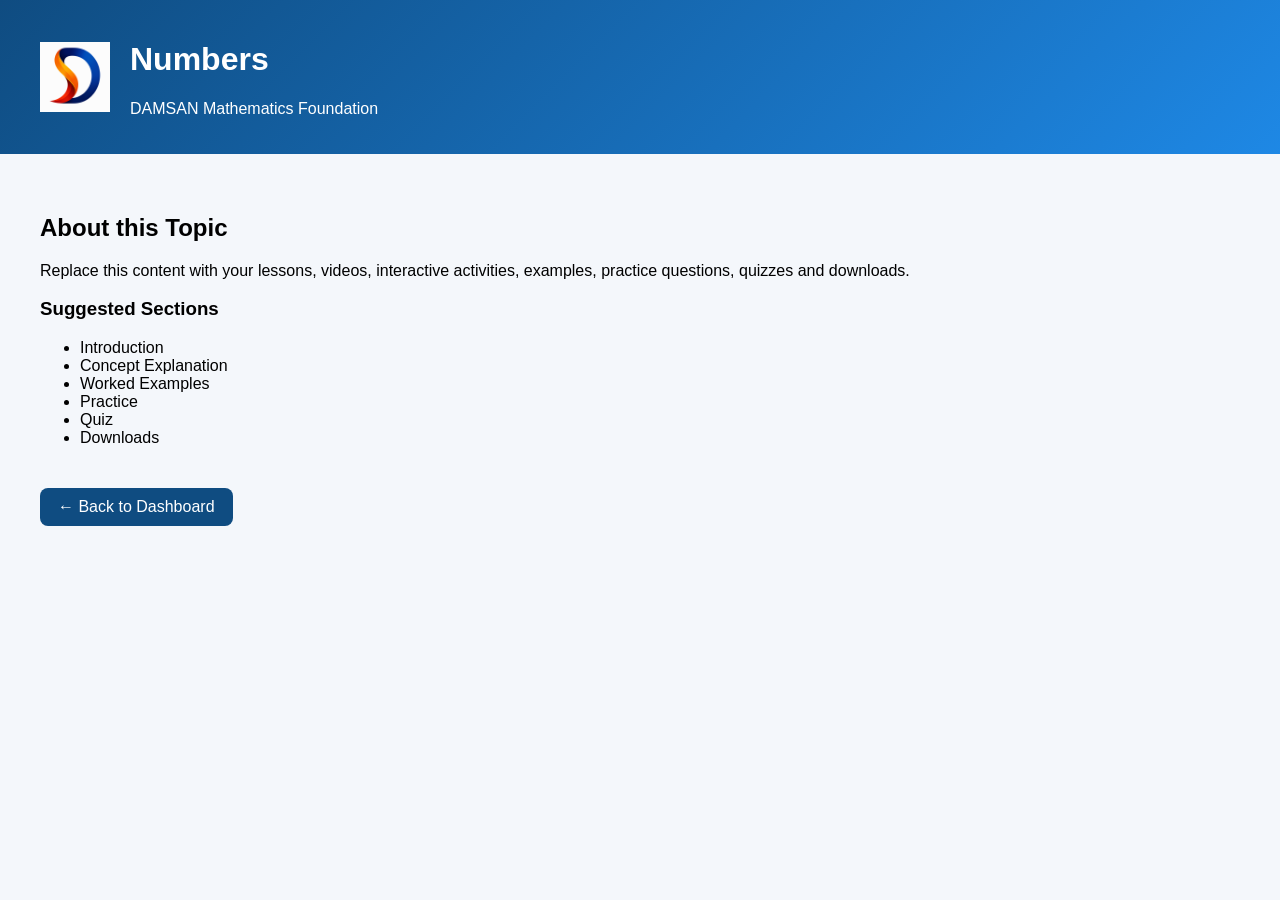
<file: numbers.html>
<!DOCTYPE html><html><head><meta charset="utf-8"><title>Numbers</title><link rel="stylesheet" href="style.css"></head>
<body>
<header><img src="assets/logo.png"><div><h1>Numbers</h1><p>DAMSAN Mathematics Foundation</p></div></header>
<div class="container">
<h2>About this Topic</h2>
<p>Replace this content with your lessons, videos, interactive activities, examples, practice questions, quizzes and downloads.</p>
<h3>Suggested Sections</h3>
<ul>
<li>Introduction</li>
<li>Concept Explanation</li>
<li>Worked Examples</li>
<li>Practice</li>
<li>Quiz</li>
<li>Downloads</li>
</ul>
<a class="back" href="index.html">← Back to Dashboard</a>
</div>
</body></html>
</file>
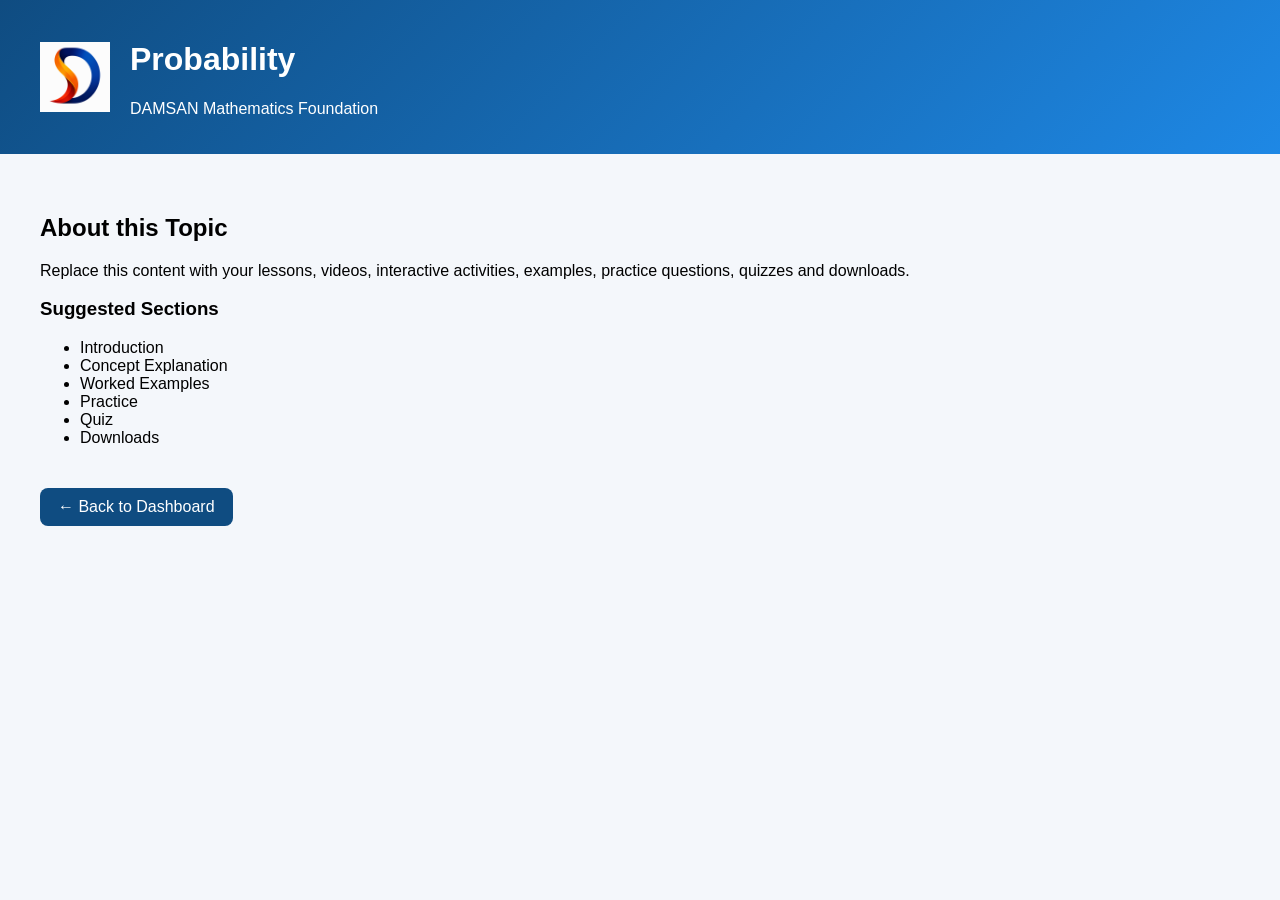
<file: probability.html>
<!DOCTYPE html><html><head><meta charset="utf-8"><title>Probability</title><link rel="stylesheet" href="style.css"></head>
<body>
<header><img src="assets/logo.png"><div><h1>Probability</h1><p>DAMSAN Mathematics Foundation</p></div></header>
<div class="container">
<h2>About this Topic</h2>
<p>Replace this content with your lessons, videos, interactive activities, examples, practice questions, quizzes and downloads.</p>
<h3>Suggested Sections</h3>
<ul>
<li>Introduction</li>
<li>Concept Explanation</li>
<li>Worked Examples</li>
<li>Practice</li>
<li>Quiz</li>
<li>Downloads</li>
</ul>
<a class="back" href="index.html">← Back to Dashboard</a>
</div>
</body></html>
</file>
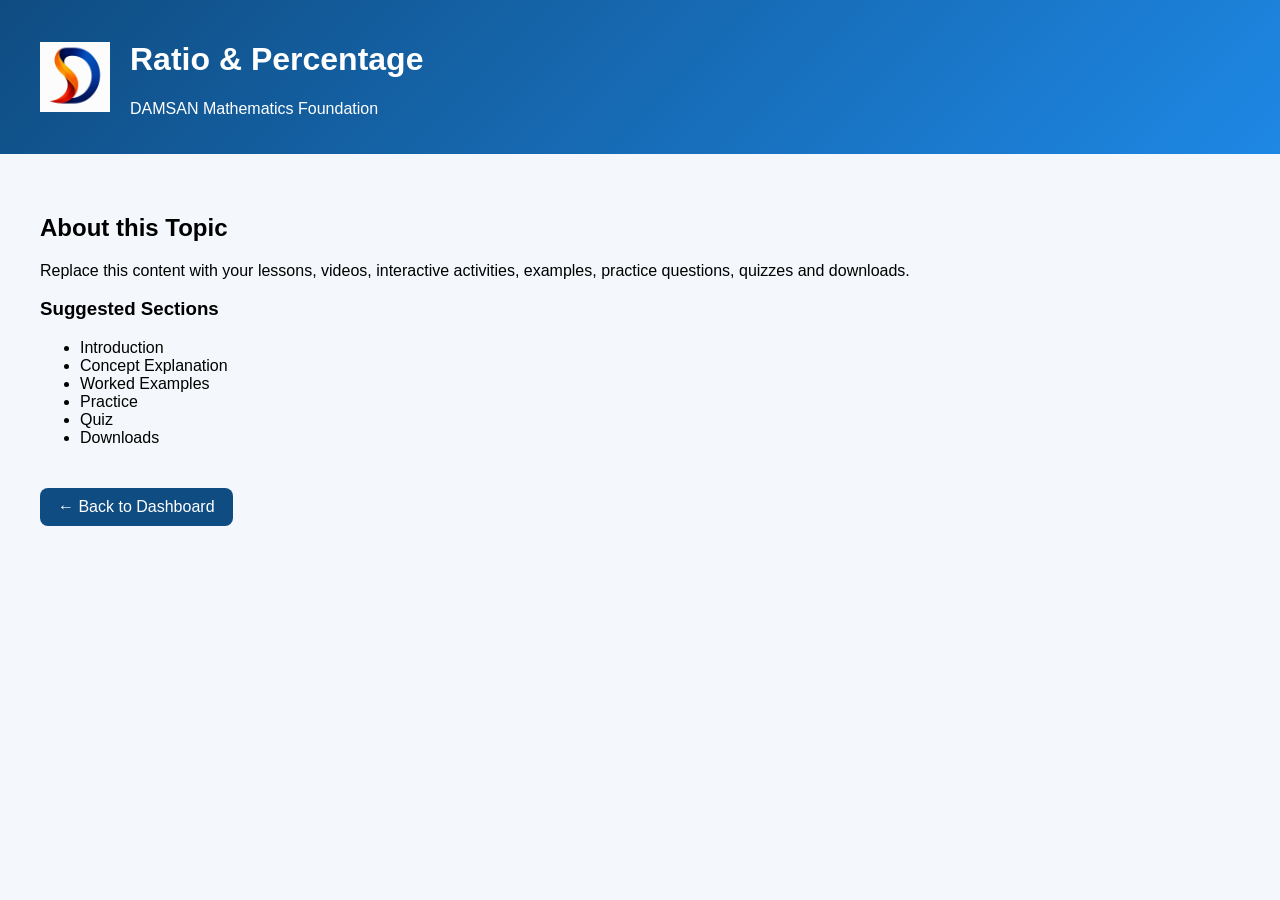
<file: ratio-percentage.html>
<!DOCTYPE html><html><head><meta charset="utf-8"><title>Ratio & Percentage</title><link rel="stylesheet" href="style.css"></head>
<body>
<header><img src="assets/logo.png"><div><h1>Ratio & Percentage</h1><p>DAMSAN Mathematics Foundation</p></div></header>
<div class="container">
<h2>About this Topic</h2>
<p>Replace this content with your lessons, videos, interactive activities, examples, practice questions, quizzes and downloads.</p>
<h3>Suggested Sections</h3>
<ul>
<li>Introduction</li>
<li>Concept Explanation</li>
<li>Worked Examples</li>
<li>Practice</li>
<li>Quiz</li>
<li>Downloads</li>
</ul>
<a class="back" href="index.html">← Back to Dashboard</a>
</div>
</body></html>
</file>
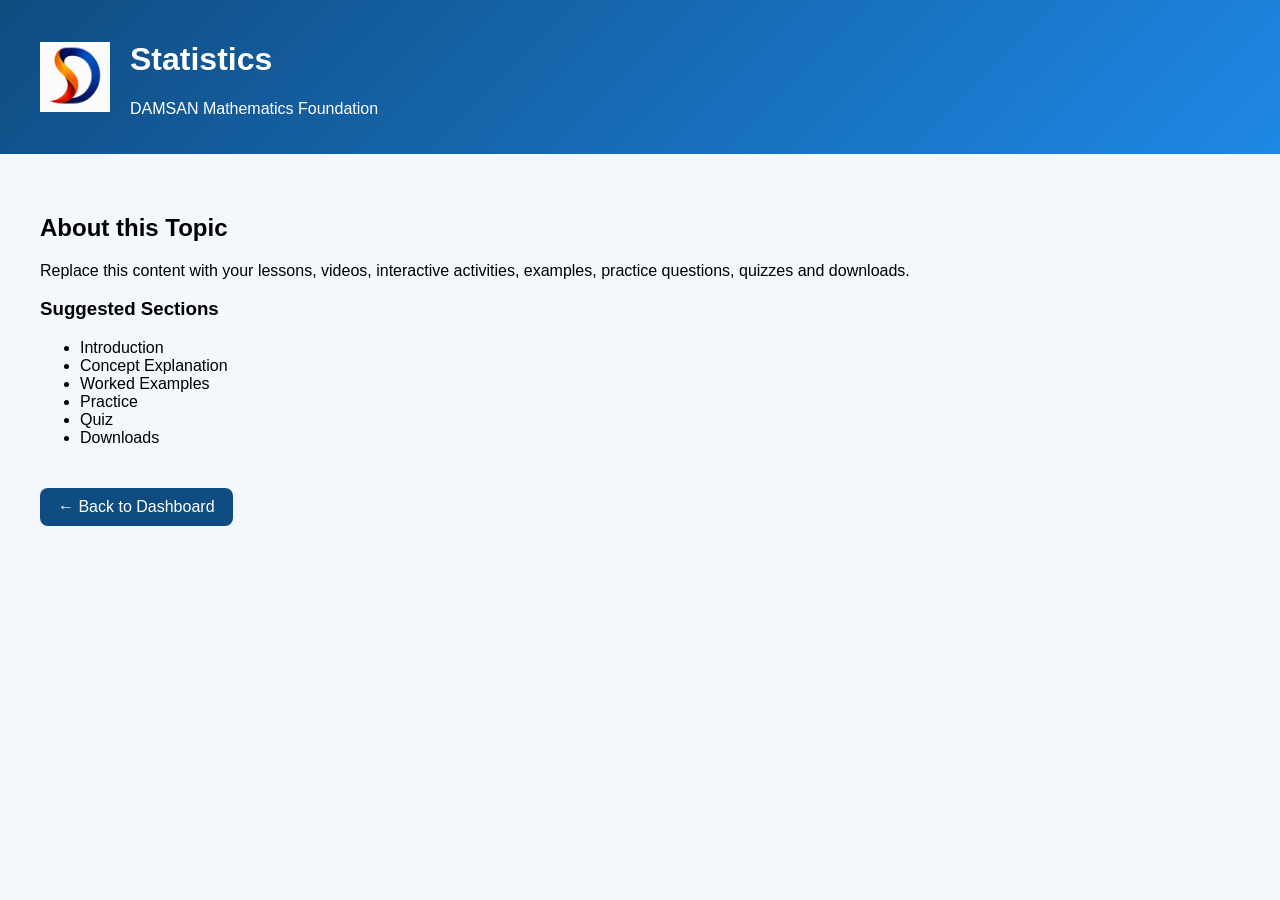
<file: statistics.html>
<!DOCTYPE html><html><head><meta charset="utf-8"><title>Statistics</title><link rel="stylesheet" href="style.css"></head>
<body>
<header><img src="assets/logo.png"><div><h1>Statistics</h1><p>DAMSAN Mathematics Foundation</p></div></header>
<div class="container">
<h2>About this Topic</h2>
<p>Replace this content with your lessons, videos, interactive activities, examples, practice questions, quizzes and downloads.</p>
<h3>Suggested Sections</h3>
<ul>
<li>Introduction</li>
<li>Concept Explanation</li>
<li>Worked Examples</li>
<li>Practice</li>
<li>Quiz</li>
<li>Downloads</li>
</ul>
<a class="back" href="index.html">← Back to Dashboard</a>
</div>
</body></html>
</file>
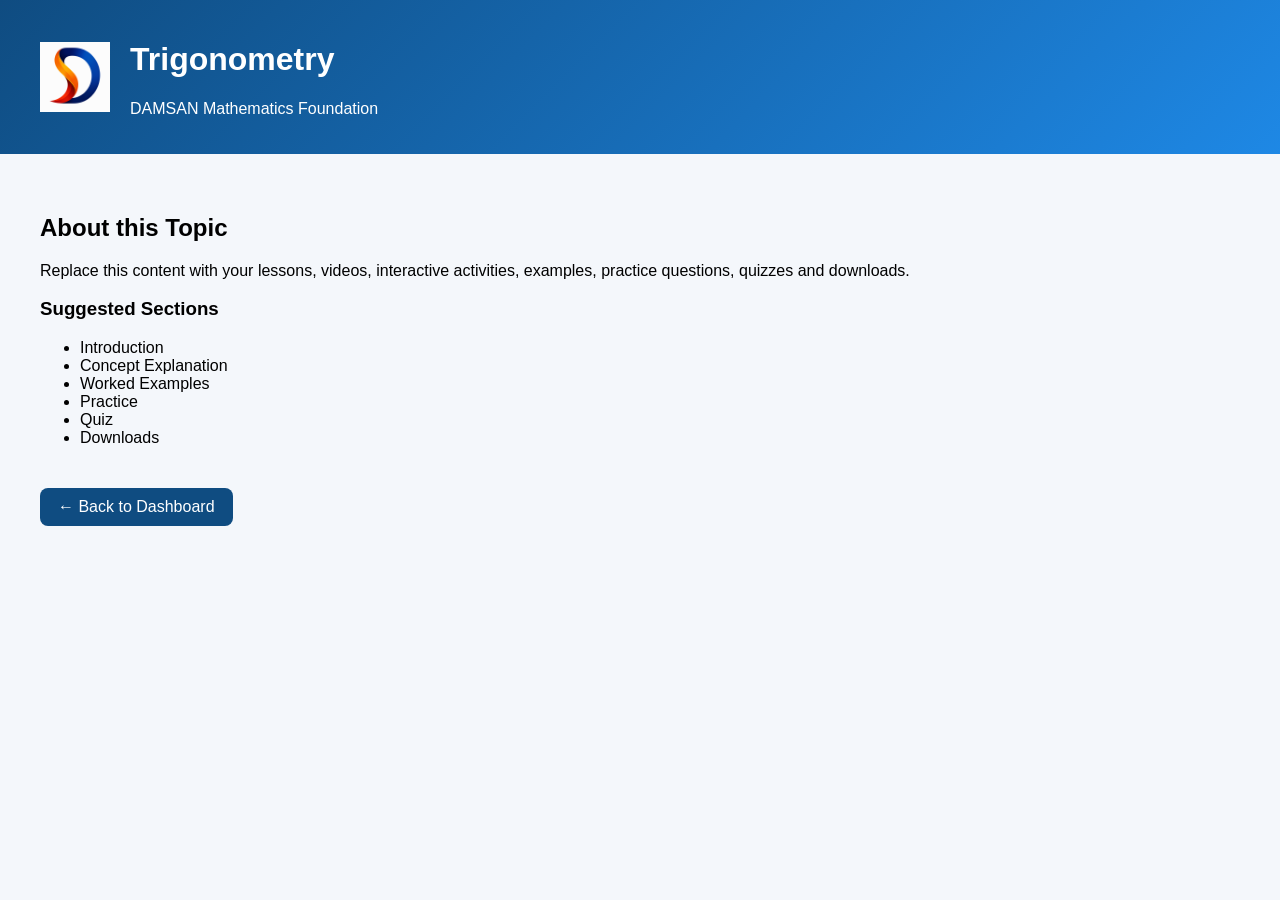
<file: trigonometry.html>
<!DOCTYPE html><html><head><meta charset="utf-8"><title>Trigonometry</title><link rel="stylesheet" href="style.css"></head>
<body>
<header><img src="assets/logo.png"><div><h1>Trigonometry</h1><p>DAMSAN Mathematics Foundation</p></div></header>
<div class="container">
<h2>About this Topic</h2>
<p>Replace this content with your lessons, videos, interactive activities, examples, practice questions, quizzes and downloads.</p>
<h3>Suggested Sections</h3>
<ul>
<li>Introduction</li>
<li>Concept Explanation</li>
<li>Worked Examples</li>
<li>Practice</li>
<li>Quiz</li>
<li>Downloads</li>
</ul>
<a class="back" href="index.html">← Back to Dashboard</a>
</div>
</body></html>
</file>
<file: style.css>
body{margin:0;font-family:Segoe UI,Arial,sans-serif;background:#f4f7fb}
header{background:linear-gradient(135deg,#0F4C81,#1E88E5);color:#fff;padding:20px 40px;display:flex;align-items:center;gap:20px}
header img{height:70px}
.container{max-width:1200px;margin:auto;padding:40px}
.grid{display:grid;grid-template-columns:repeat(auto-fit,minmax(220px,1fr));gap:20px}
.card{text-decoration:none;background:#fff;padding:25px;border-radius:16px;box-shadow:0 8px 18px rgba(0,0,0,.08);color:#222;transition:.25s}
.card:hover{transform:translateY(-5px)}
.card h3{color:#0F4C81;margin:10px 0}
footer{text-align:center;padding:20px;background:#0F4C81;color:#fff;margin-top:40px}
.back{display:inline-block;margin-top:25px;padding:10px 18px;background:#0F4C81;color:#fff;text-decoration:none;border-radius:8px}
</file>
